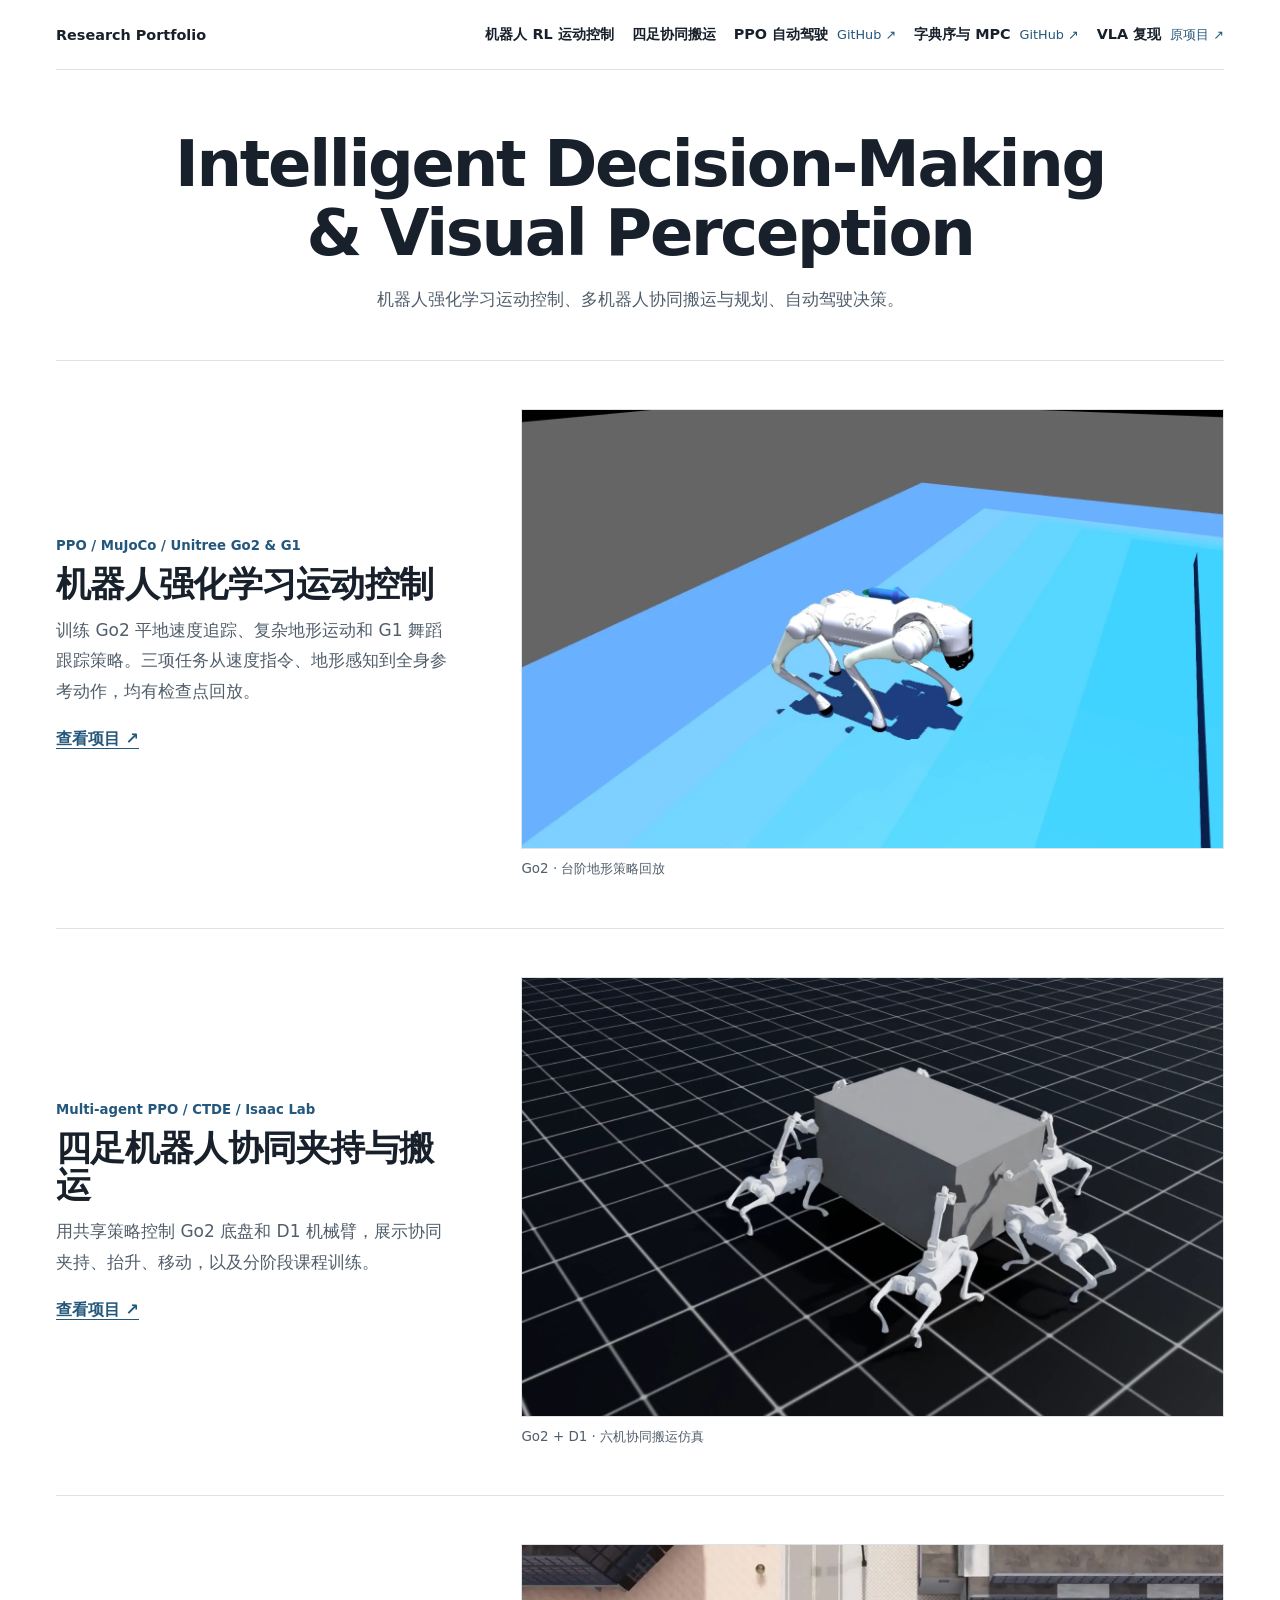
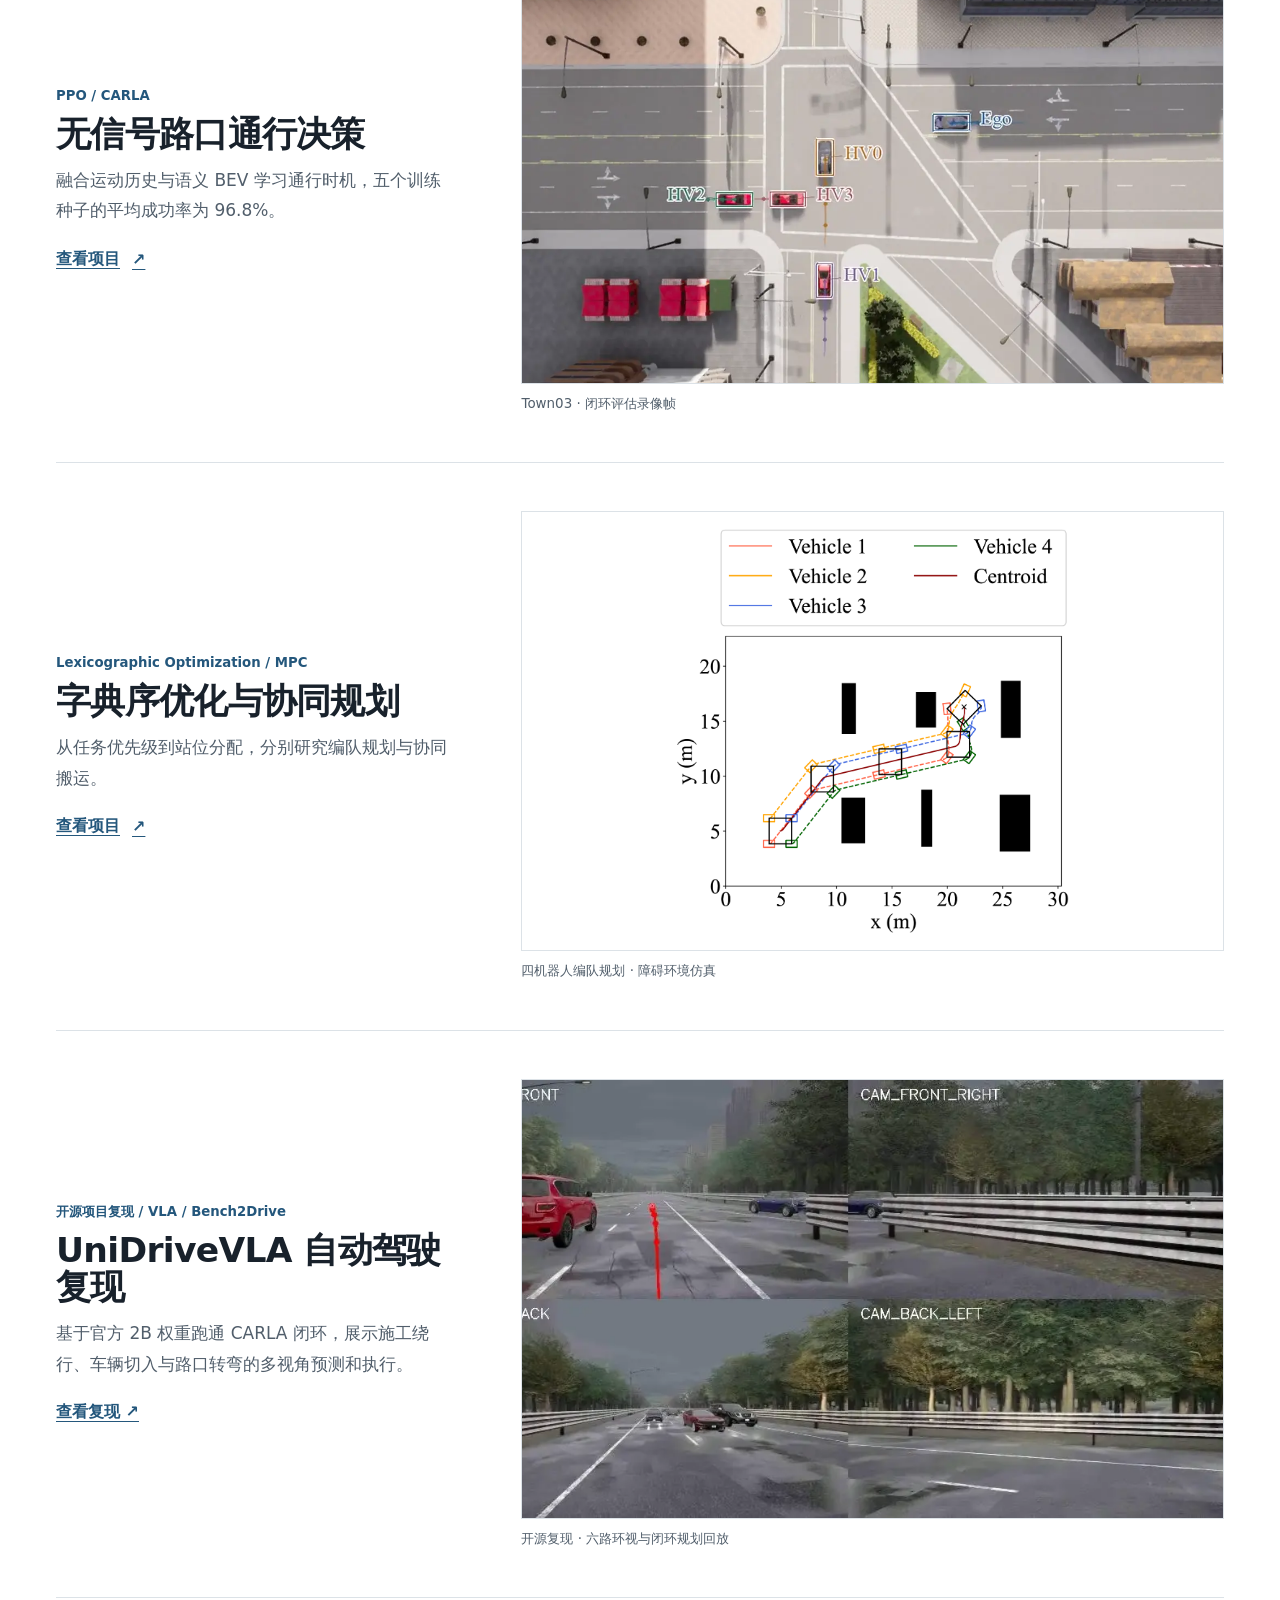
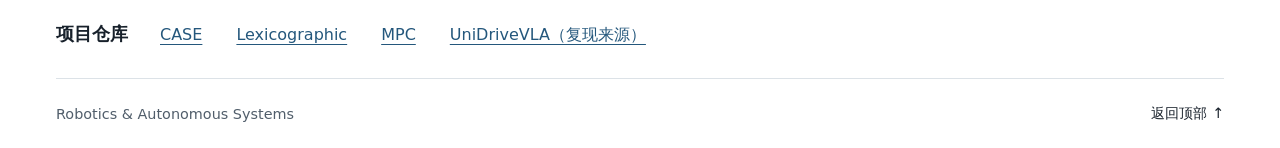
<file: index.html>
<!doctype html>
<html lang="zh-CN"><head><meta charset="utf-8"><meta name="viewport" content="width=device-width, initial-scale=1">
<title>Research Portfolio | Robotics & Autonomous Systems</title><link rel="stylesheet" href="style.css?v=14"><script src="site.js?v=9" defer></script></head>
<body><a class="skip" href="#main">跳到正文</a>
<header class="shell mast"><a class="brand" href="index.html">Research Portfolio</a><nav class="project-nav" aria-label="项目与源码">
<a class="nav-project" href="locomotion.html">机器人 RL 运动控制</a>
<a class="nav-project" href="decplm.html">四足协同搬运</a>
<div><a href="ppo.html">PPO 自动驾驶</a><a href="https://github.com/5bobo/CASE">GitHub ↗</a></div>
<div><a href="robotics.html">字典序与 MPC</a><a href="robotics.html#repositories">GitHub ↗</a></div>
<div><a href="vla.html">VLA 复现</a><a href="https://github.com/xiaomi-research/unidrivevla">原项目 ↗</a></div></nav></header><main class="shell" id="main"><section class="intro"><h1><span class="intro-line">Intelligent <span>Decision-Making</span></span><span class="intro-line">&amp; Visual Perception</span></h1>
<p>机器人强化学习运动控制、多机器人协同搬运与规划、自动驾驶决策。</p></section>
<section id="research" aria-label="Selected Research"><article class="entry">
<div class="entry-copy"><p class="method">PPO / MuJoCo / Unitree Go2 &amp; G1</p><h2><a href="locomotion.html">机器人强化学习运动控制</a></h2><p>训练 Go2 平地速度追踪、复杂地形运动和 G1 舞蹈跟踪策略。三项任务从速度指令、地形感知到全身参考动作，均有检查点回放。</p><a class="project-link" href="locomotion.html">查看项目 ↗</a></div>
<figure class="scene-preview"><a href="locomotion.html#rough"><img width="1600" height="900" src="assets/locomotion/rough.webp?v=13" alt="Go2 训练策略在 MuJoCo 台阶地形中的回放" fetchpriority="high"></a><figcaption>Go2 · 台阶地形策略回放</figcaption></figure>
</article><article class="entry">
<div class="entry-copy"><p class="method">Multi-agent PPO / CTDE / Isaac Lab</p><h2><a href="decplm.html">四足机器人协同夹持与搬运</a></h2><p>用共享策略控制 Go2 底盘和 D1 机械臂，展示协同夹持、抬升、移动，以及分阶段课程训练。</p><a class="project-link" href="decplm.html">查看项目 ↗</a></div>
<figure class="scene-preview"><a href="decplm.html#replays"><img width="1600" height="900" src="assets/decplm/box-6.webp" alt="六台 Go2 + D1 从不同方向合力抬着长箱" loading="lazy"></a><figcaption>Go2 + D1 · 六机协同搬运仿真</figcaption></figure>
</article><article class="entry">
<div class="entry-copy"><p class="method">PPO / CARLA</p><h2><a href="ppo.html">无信号路口通行决策</a></h2><p>融合运动历史与语义 BEV 学习通行时机，五个训练种子的平均成功率为 96.8%。</p>
<a class="project-link" href="ppo.html" aria-label="查看项目：无信号路口通行决策">查看项目 <span aria-hidden="true">↗</span></a></div>
<figure class="scene-preview"><a href="ppo.html" aria-label="查看项目：无信号路口通行决策"><img width="1280" height="886" src="assets/case/crossing.webp" alt="CARLA 路口中自车与周围车辆的位置" loading="lazy"></a><figcaption>Town03 · 闭环评估录像帧</figcaption></figure>
</article><article class="entry">
<div class="entry-copy"><p class="method">Lexicographic Optimization / MPC</p><h2><a href="robotics.html">字典序优化与协同规划</a></h2><p>从任务优先级到站位分配，分别研究编队规划与协同搬运。</p>
<a class="project-link" href="robotics.html" aria-label="查看项目：多机器人协同规划">查看项目 <span aria-hidden="true">↗</span></a></div>
<figure><a href="robotics.html" aria-label="查看项目：多机器人协同规划"><img width="4458" height="4592" src="assets/lex/static-trajectory.png" alt="四机器人编队通过障碍区域的历史轨迹"></a><figcaption>四机器人编队规划 · 障碍环境仿真</figcaption></figure>
</article><article class="entry"><div class="entry-copy"><p class="method">开源项目复现 / VLA / Bench2Drive</p><h2><a href="vla.html">UniDriveVLA 自动驾驶复现</a></h2><p>基于官方 2B 权重跑通 CARLA 闭环，展示施工绕行、车辆切入与路口转弯的多视角预测和执行。</p><a class="project-link" href="vla.html">查看复现 ↗</a></div><figure class="scene-preview"><a href="vla.html"><img src="assets/vla/cut-in.webp" width="1980" height="540" alt="UniDriveVLA 复现中的六路环视与右侧 BEV" loading="lazy"></a><figcaption>开源复现 · 六路环视与闭环规划回放</figcaption></figure></article></section><section id="about" class="about"><h2>项目仓库</h2>
<nav aria-label="代码仓库"><a href="https://github.com/5bobo/CASE">CASE</a><a href="https://github.com/5bobo/Lexicographic">Lexicographic</a><a href="https://github.com/5bobo/MPC">MPC</a><a href="https://github.com/xiaomi-research/unidrivevla">UniDriveVLA（复现来源）</a></nav></section></main>
<footer class="shell mast"><span>Robotics &amp; Autonomous Systems</span><a href="#main">返回顶部 ↑</a></footer>
<dialog aria-label="科研图放大查看"><form method="dialog"><button>关闭图像 ×</button></form><img alt=""><p></p></dialog>
</body></html>
</file>
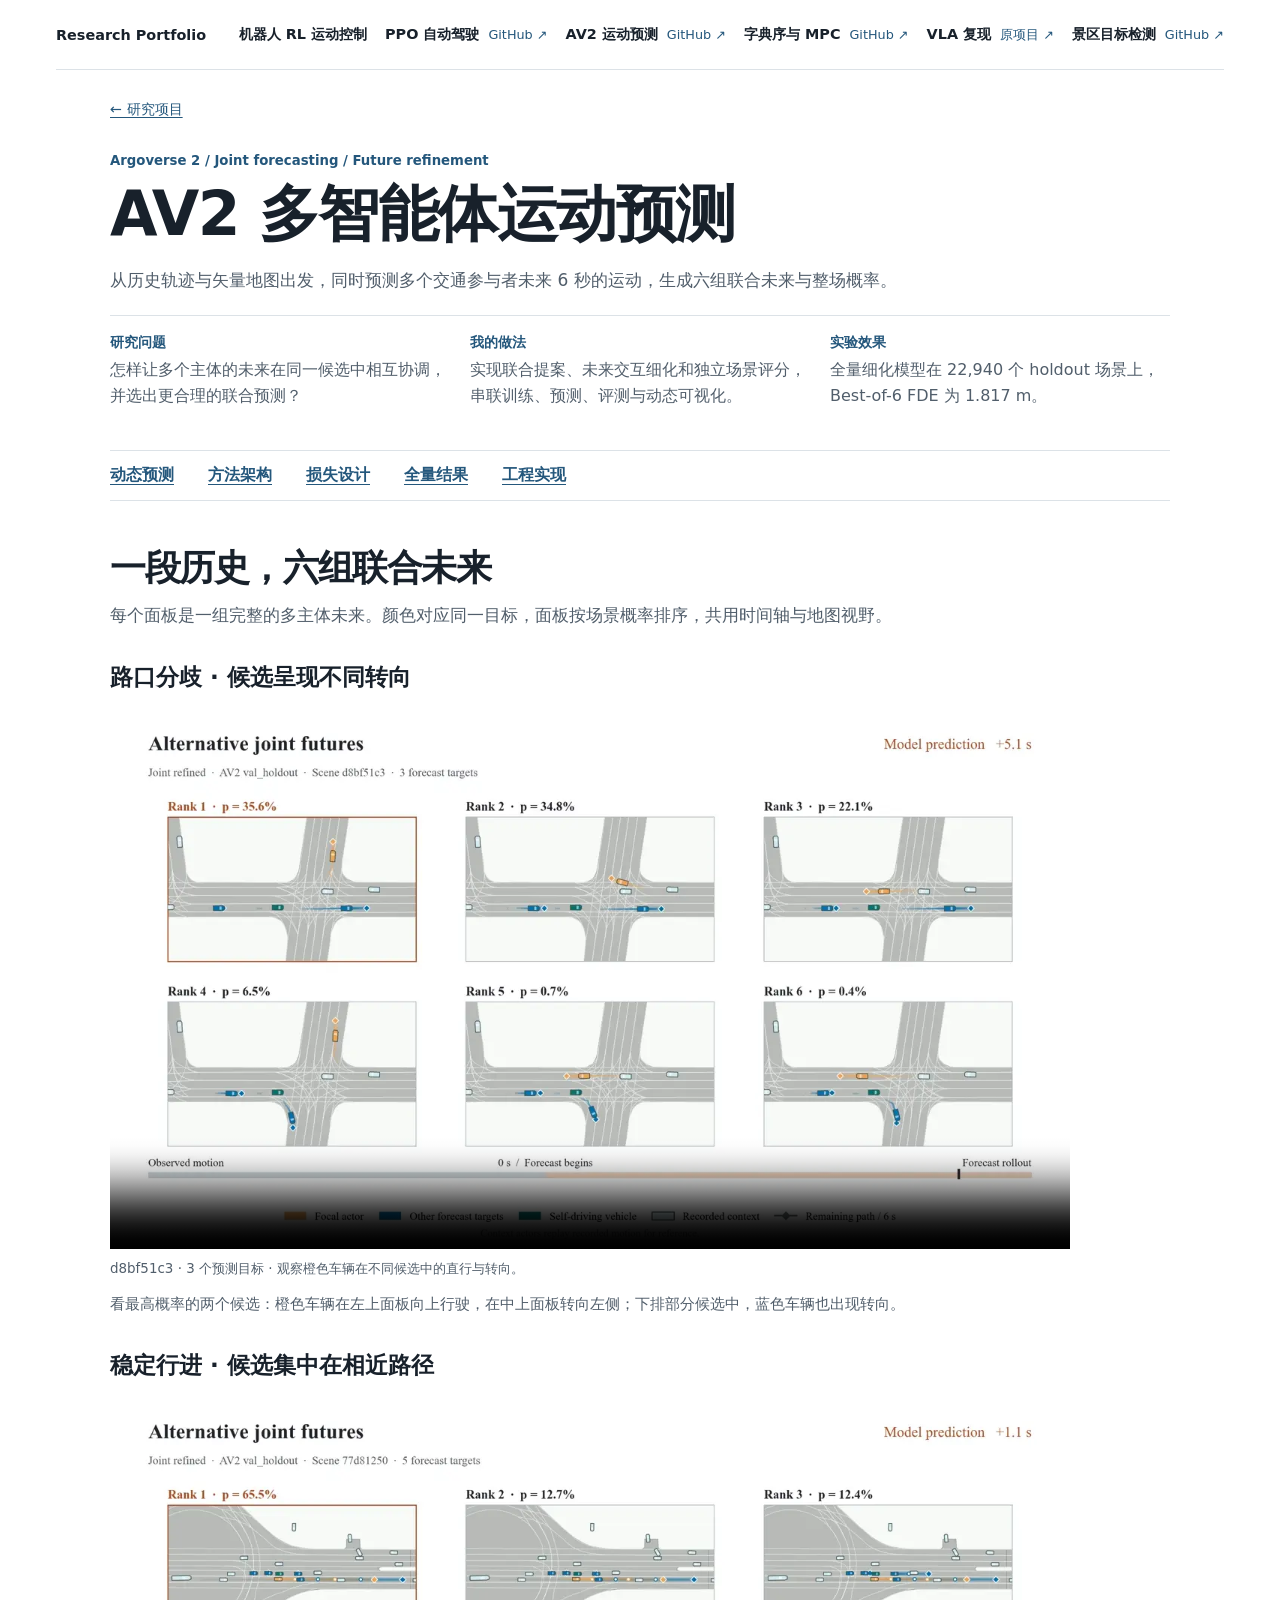
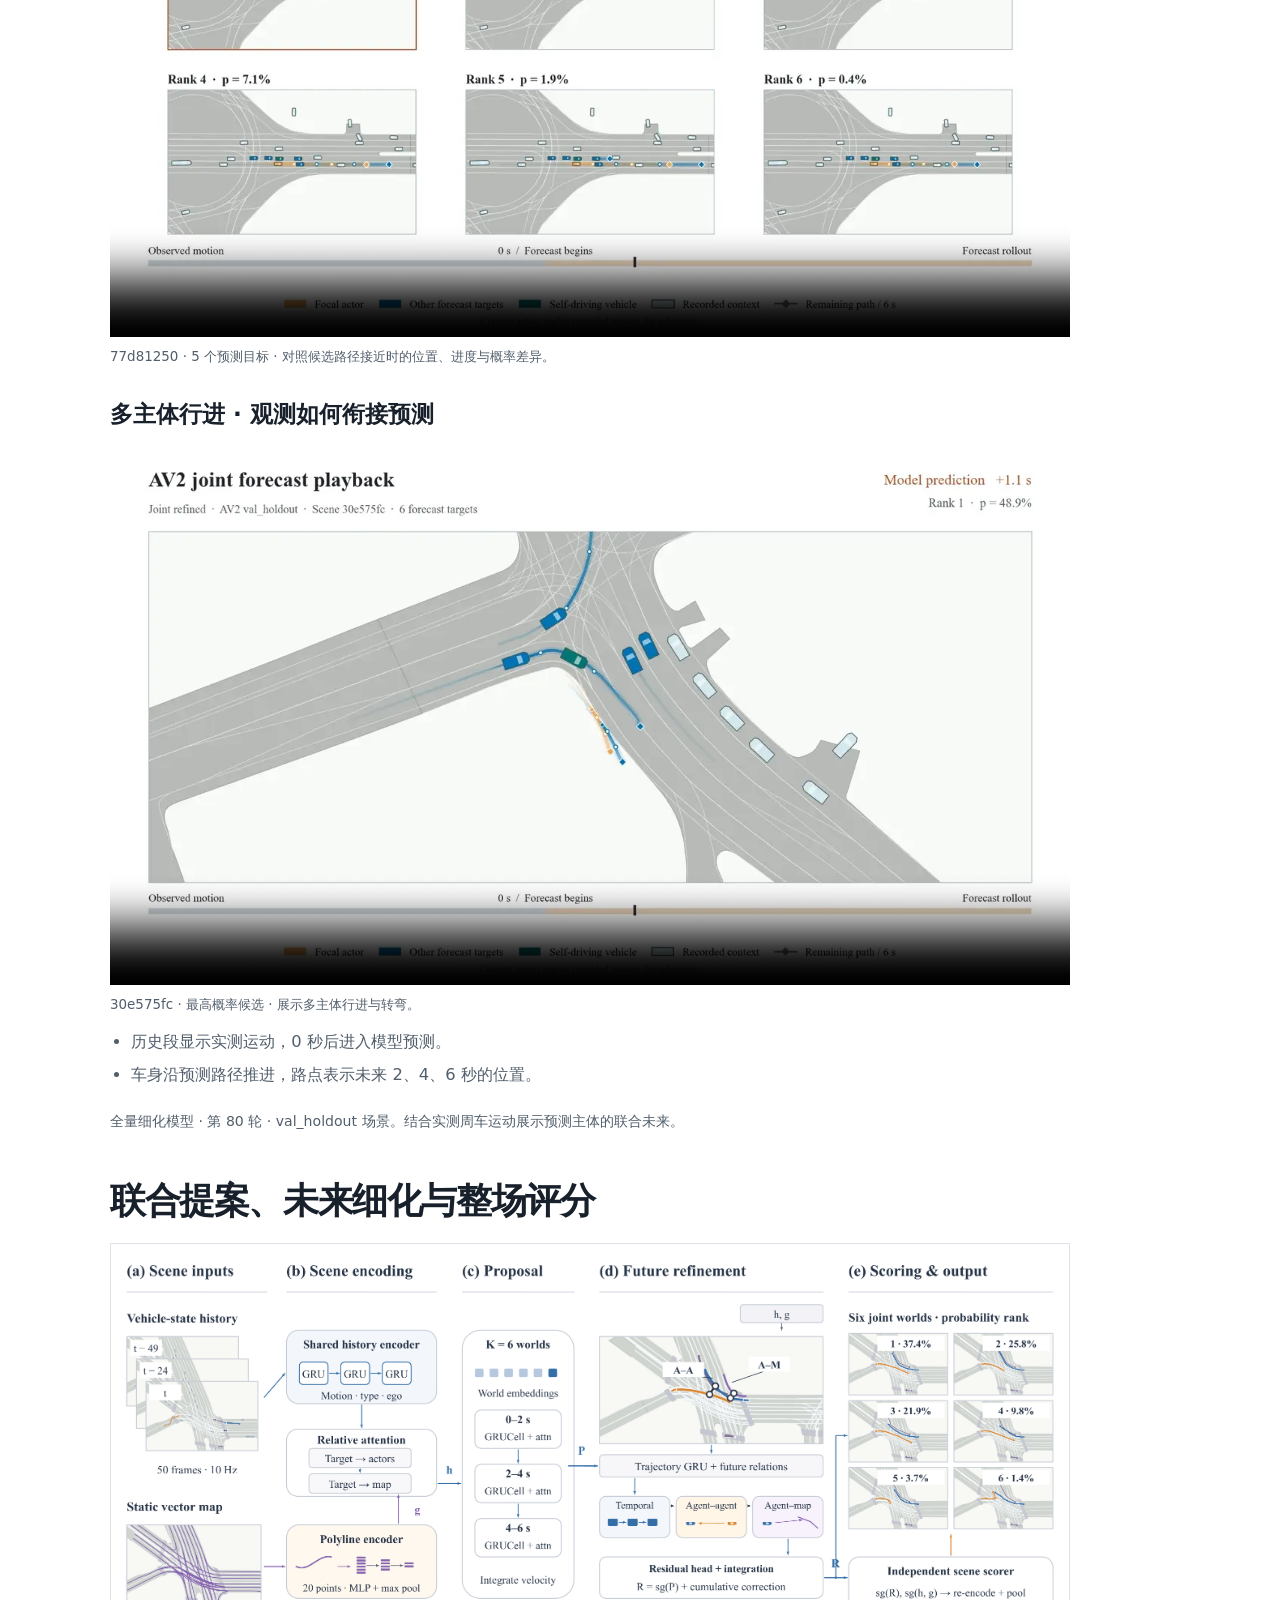
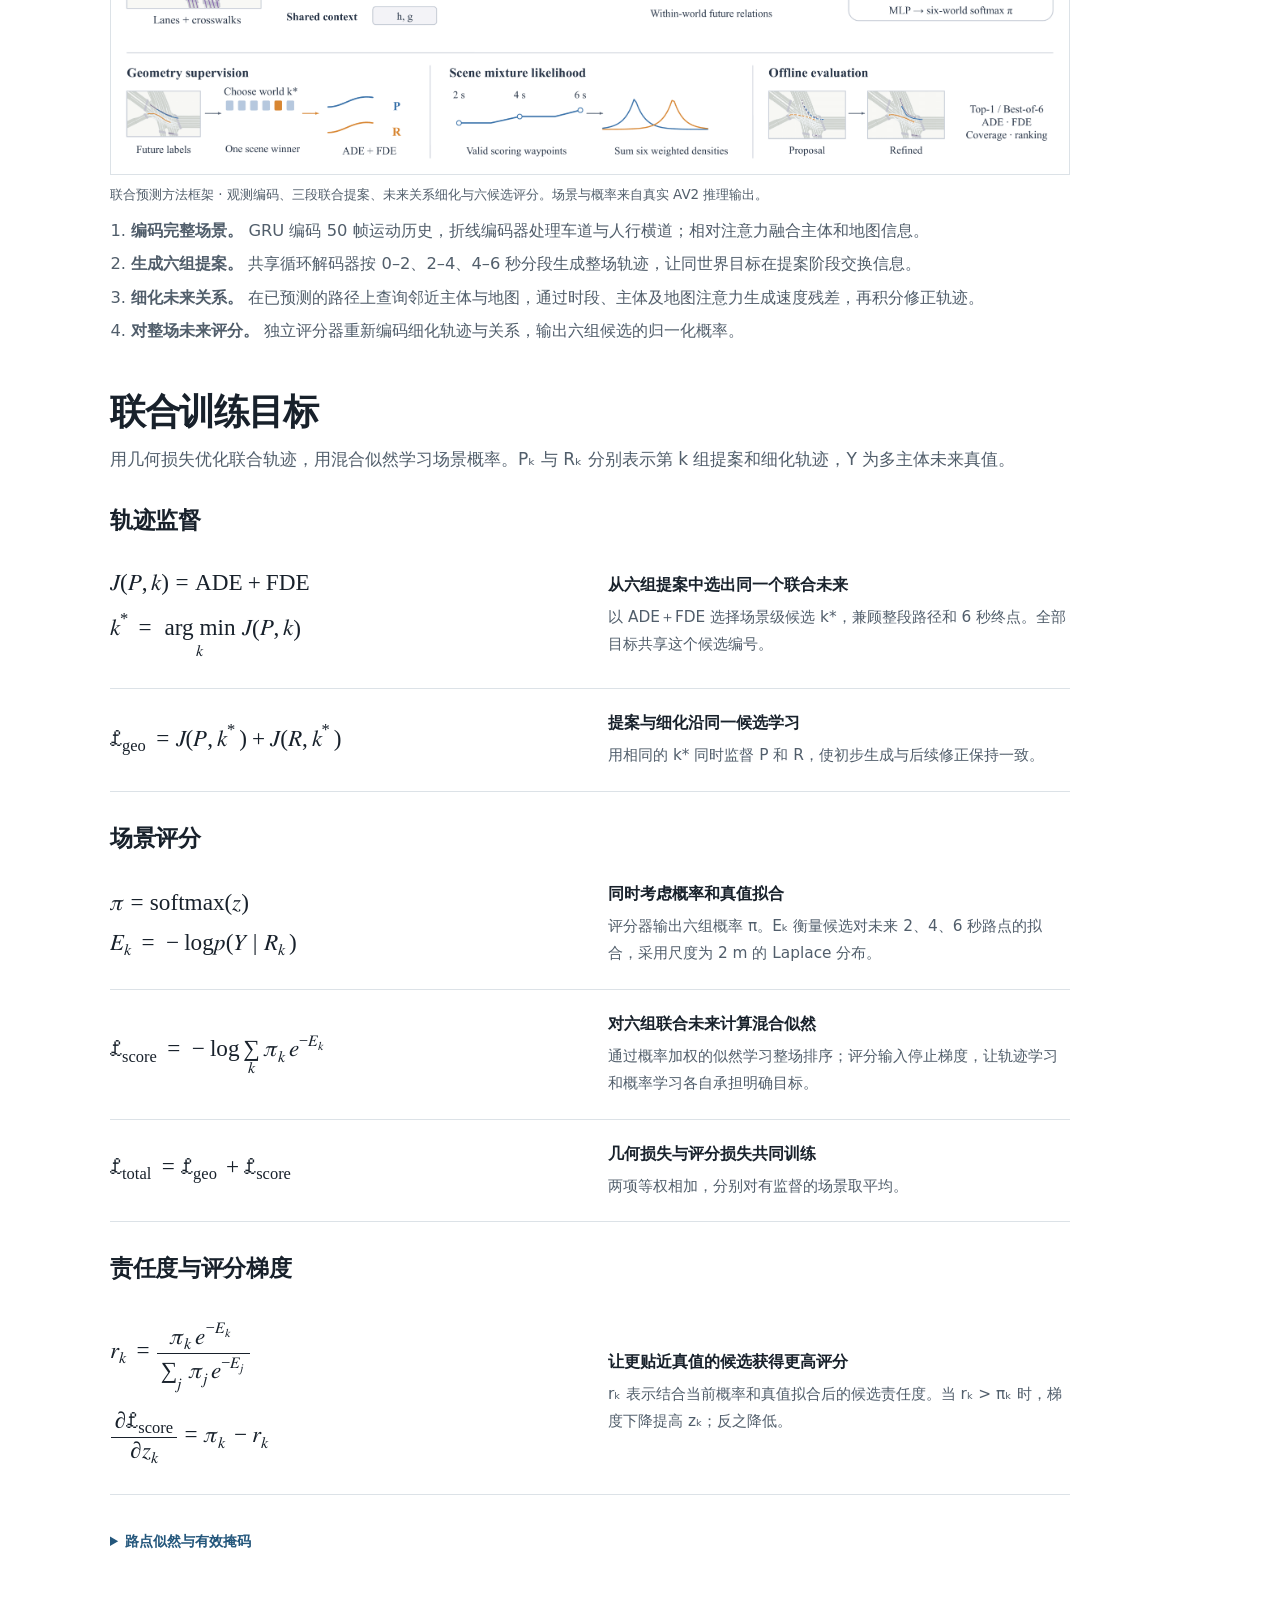
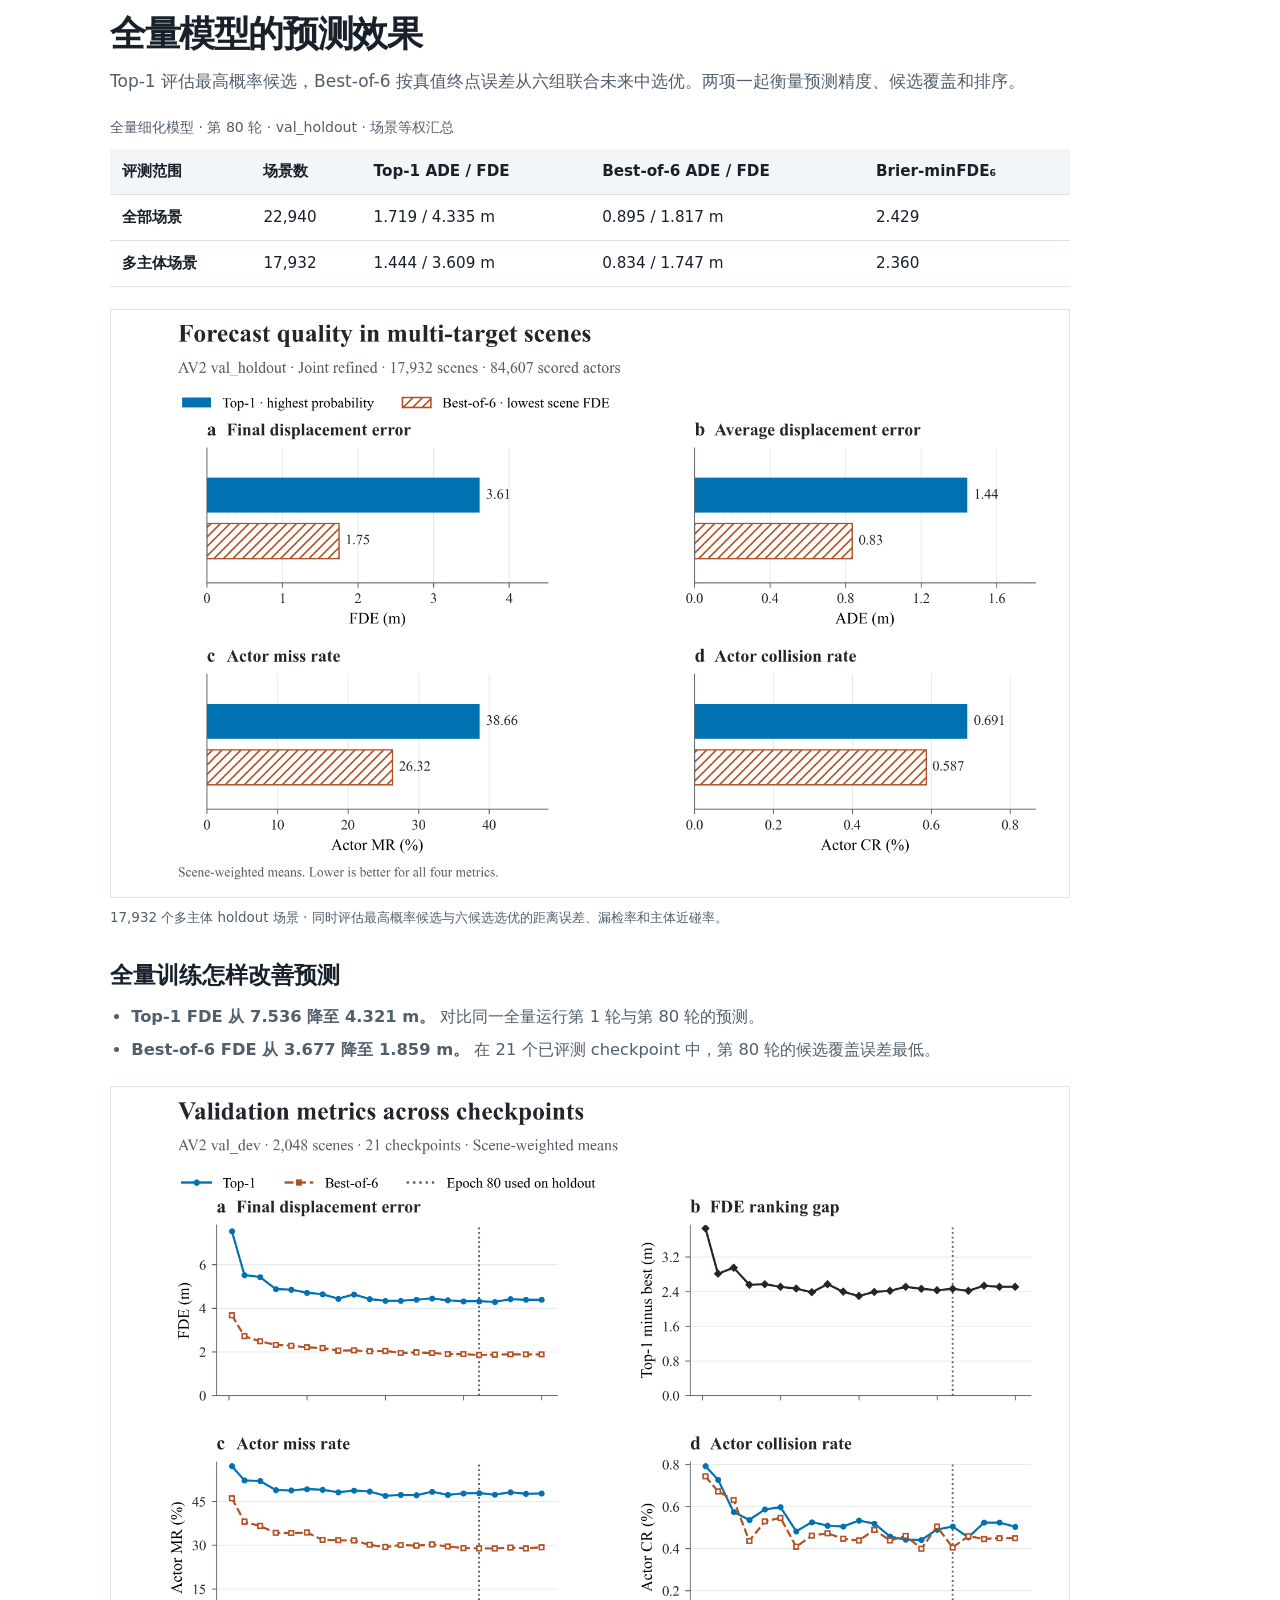
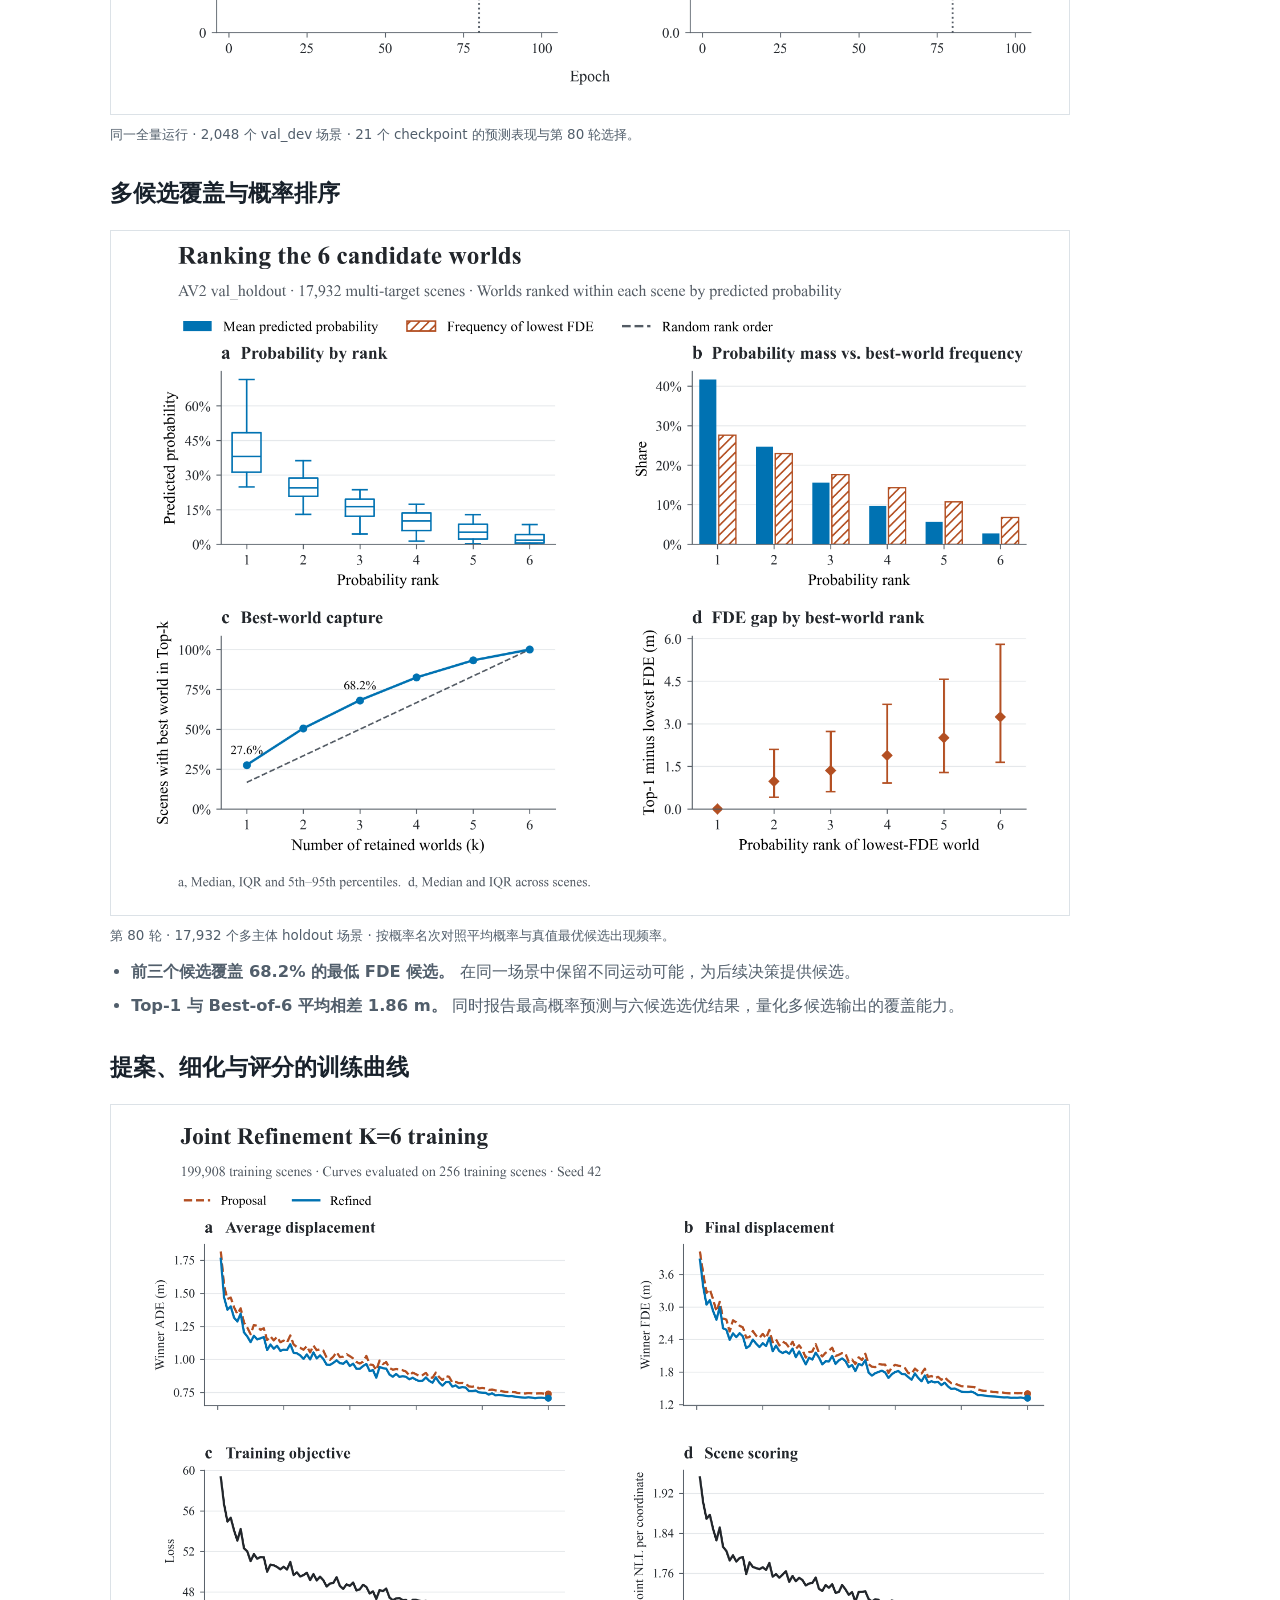
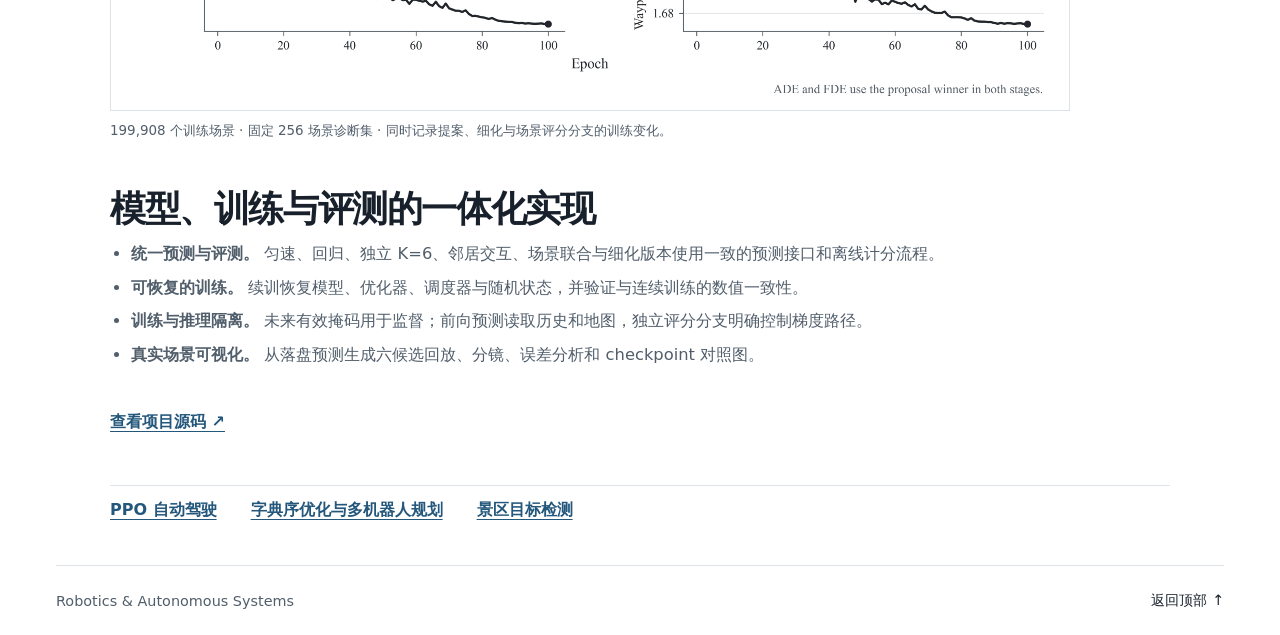
<file: av2.html>
<!doctype html>
<html lang="zh-CN"><head><meta charset="utf-8"><meta name="viewport" content="width=device-width, initial-scale=1">
<title>AV2 多智能体运动预测 | Research Portfolio</title><link rel="stylesheet" href="style.css?v=11"><script src="site.js?v=9" defer></script></head>
<body><a class="skip" href="#main">跳到正文</a>
<header class="shell mast"><a class="brand" href="index.html">Research Portfolio</a><nav class="project-nav" aria-label="项目与源码">
<a class="nav-project" href="locomotion.html">机器人 RL 运动控制</a>
<div><a href="ppo.html">PPO 自动驾驶</a><a href="https://github.com/5bobo/CASE">GitHub ↗</a></div>
<div><a href="av2.html">AV2 运动预测</a><a href="https://github.com/5bobo/World-Model-AV2">GitHub ↗</a></div>
<div><a href="robotics.html">字典序与 MPC</a><a href="robotics.html#repositories">GitHub ↗</a></div>
<div><a href="vla.html">VLA 复现</a><a href="https://github.com/xiaomi-research/unidrivevla">原项目 ↗</a></div>
<div><a href="detection.html">景区目标检测</a><a href="https://github.com/5bobo/Scenic-danger-zone-recognition">GitHub ↗</a></div></nav></header><main class="shell" id="main"><a class="back" href="index.html#research">← 研究项目</a><article class="study" id="av2">
<header><p class="method">Argoverse 2 / Joint forecasting / Future refinement</p><h1>AV2 多智能体运动预测</h1><p>从历史轨迹与矢量地图出发，同时预测多个交通参与者未来 6 秒的运动，生成六组联合未来与整场概率。</p></header>
<dl class="talk-track"><div><dt>研究问题</dt><dd>怎样让多个主体的未来在同一候选中相互协调，并选出更合理的联合预测？</dd></div><div><dt>我的做法</dt><dd>实现联合提案、未来交互细化和独立场景评分，串联训练、预测、评测与动态可视化。</dd></div><div><dt>实验效果</dt><dd>全量细化模型在 22,940 个 holdout 场景上，Best-of-6 FDE 为 1.817 m。</dd></div></dl>
<nav class="chapter" aria-label="项目目录"><a href="#demos">动态预测</a><a href="#method">方法架构</a><a href="#objective">损失设计</a><a href="#results">全量结果</a><a href="#engineering">工程实现</a></nav>
<h2 id="demos">一段历史，六组联合未来</h2>
<p>每个面板是一组完整的多主体未来。颜色对应同一目标，面板按场景概率排序，共用时间轴与地图视野。</p>
<h3>路口分歧 · 候选呈现不同转向</h3>
<figure class="forecast-video"><video width="2560" height="1440" controls playsinline preload="none" poster="assets/av2/alternate-futures.webp" src="assets/av2/alternate-futures.mp4" aria-label="d8bf51c3 · 3 个预测目标 · 观察橙色车辆在不同候选中的直行与转向。"></video><figcaption>d8bf51c3 · 3 个预测目标 · 观察橙色车辆在不同候选中的直行与转向。</figcaption></figure>
<p class="media-reading">看最高概率的两个候选：橙色车辆在左上面板向上行驶，在中上面板转向左侧；下排部分候选中，蓝色车辆也出现转向。</p>
<h3>稳定行进 · 候选集中在相近路径</h3>
<figure class="forecast-video"><video width="2560" height="1440" controls playsinline preload="none" poster="assets/av2/six-futures.webp" src="assets/av2/six-futures.mp4" aria-label="77d81250 · 5 个预测目标 · 对照候选路径接近时的位置、进度与概率差异。"></video><figcaption>77d81250 · 5 个预测目标 · 对照候选路径接近时的位置、进度与概率差异。</figcaption></figure>
<h3>多主体行进 · 观测如何衔接预测</h3>
<figure class="forecast-video"><video width="2560" height="1440" controls playsinline preload="none" poster="assets/av2/intersection.webp" src="assets/av2/intersection.mp4" aria-label="30e575fc · 最高概率候选 · 展示多主体行进与转弯。"></video><figcaption>30e575fc · 最高概率候选 · 展示多主体行进与转弯。</figcaption></figure>
<ul class="notes"><li>历史段显示实测运动，0 秒后进入模型预测。</li><li>车身沿预测路径推进，路点表示未来 2、4、6 秒的位置。</li></ul>
<p class="experiment-note">全量细化模型 · 第 80 轮 · val_holdout 场景。结合实测周车运动展示预测主体的联合未来。</p>
<h2 id="method">联合提案、未来细化与整场评分</h2>
<figure data-zoom-image="av2/framework.png"><a href="assets/av2/framework.png" aria-label="放大查看：联合预测方法框架 · 观测编码、三段联合提案、未来关系细化与六候选评分。场景与概率来自真实 AV2 推理输出。"><img src="assets/av2/framework.png" width="4725" height="2614" alt="联合预测方法框架 · 观测编码、三段联合提案、未来关系细化与六候选评分。场景与概率来自真实 AV2 推理输出。" decoding="async"></a><figcaption>联合预测方法框架 · 观测编码、三段联合提案、未来关系细化与六候选评分。场景与概率来自真实 AV2 推理输出。</figcaption></figure>
<ol class="notes"><li><strong>编码完整场景。</strong> GRU 编码 50 帧运动历史，折线编码器处理车道与人行横道；相对注意力融合主体和地图信息。</li>
<li><strong>生成六组提案。</strong> 共享循环解码器按 0–2、2–4、4–6 秒分段生成整场轨迹，让同世界目标在提案阶段交换信息。</li>
<li><strong>细化未来关系。</strong> 在已预测的路径上查询邻近主体与地图，通过时段、主体及地图注意力生成速度残差，再积分修正轨迹。</li>
<li><strong>对整场未来评分。</strong> 独立评分器重新编码细化轨迹与关系，输出六组候选的归一化概率。</li></ol>

<h2 id="objective">联合训练目标</h2>
<p>用几何损失优化联合轨迹，用混合似然学习场景概率。Pₖ 与 Rₖ 分别表示第 k 组提案和细化轨迹，Y 为多主体未来真值。</p>
<section class="objective" aria-label="几何损失与场景评分公式">
<h3>轨迹监督</h3>
<div class="objective-row"><div class="objective-math"><div class="loss-equation"><math xmlns="http://www.w3.org/1998/Math/MathML" display="block" aria-label="J(P,k) = ADE + FDE"><mi>J</mi><mo>(</mo><mi>P</mi><mo>,</mo><mi>k</mi><mo>)</mo><mo>=</mo><mi>ADE</mi><mo>+</mo><mi>FDE</mi></math></div><div class="loss-equation"><math xmlns="http://www.w3.org/1998/Math/MathML" display="block" aria-label="k star = arg min over k of J(P,k)"><msup><mi>k</mi><mrow><mo>*</mo></mrow></msup><mo>=</mo><munder><mo>arg min</mo><mi>k</mi></munder><mi>J</mi><mo>(</mo><mi>P</mi><mo>,</mo><mi>k</mi><mo>)</mo></math></div></div><div class="objective-caption"><h4>从六组提案中选出同一个联合未来</h4><p>以 ADE＋FDE 选择场景级候选 k*，兼顾整段路径和 6 秒终点。全部目标共享这个候选编号。</p></div></div>
<div class="objective-row"><div class="objective-math"><div class="loss-equation"><math xmlns="http://www.w3.org/1998/Math/MathML" display="block" aria-label="L geo = J(P,k star) + J(R,k star)"><msub><mi>ℒ</mi><mrow><mtext>geo</mtext></mrow></msub><mo>=</mo><mi>J</mi><mo>(</mo><mi>P</mi><mo>,</mo><msup><mi>k</mi><mrow><mo>*</mo></mrow></msup><mo>)</mo><mo>+</mo><mi>J</mi><mo>(</mo><mi>R</mi><mo>,</mo><msup><mi>k</mi><mrow><mo>*</mo></mrow></msup><mo>)</mo></math></div></div><div class="objective-caption"><h4>提案与细化沿同一候选学习</h4><p>用相同的 k* 同时监督 P 和 R，使初步生成与后续修正保持一致。</p></div></div>

<h3>场景评分</h3>
<div class="objective-row"><div class="objective-math"><div class="loss-equation"><math xmlns="http://www.w3.org/1998/Math/MathML" display="block" aria-label="pi = softmax(z)"><mi>π</mi><mo>=</mo><mtext>softmax</mtext><mo>(</mo><mi>z</mi><mo>)</mo></math></div><div class="loss-equation"><math xmlns="http://www.w3.org/1998/Math/MathML" display="block" aria-label="E k = negative log p(Y given R k)"><msub><mi>E</mi><mrow><mi>k</mi></mrow></msub><mo>=</mo><mo>−</mo><mi>log</mi><mi>p</mi><mo>(</mo><mi>Y</mi><mo>|</mo><msub><mi>R</mi><mrow><mi>k</mi></mrow></msub><mo>)</mo></math></div></div><div class="objective-caption"><h4>同时考虑概率和真值拟合</h4><p>评分器输出六组概率 π。Eₖ 衡量候选对未来 2、4、6 秒路点的拟合，采用尺度为 2 m 的 Laplace 分布。</p></div></div>
<div class="objective-row"><div class="objective-math"><div class="loss-equation"><math xmlns="http://www.w3.org/1998/Math/MathML" display="block" aria-label="L score = negative log sum over k of pi k times exp negative E k"><msub><mi>ℒ</mi><mrow><mtext>score</mtext></mrow></msub><mo>=</mo><mo>−</mo><mi>log</mi><mrow><munder><mo>∑</mo><mi>k</mi></munder><msub><mi>π</mi><mrow><mi>k</mi></mrow></msub><msup><mi>e</mi><mrow><mo>−</mo><msub><mi>E</mi><mrow><mi>k</mi></mrow></msub></mrow></msup></mrow></math></div></div><div class="objective-caption"><h4>对六组联合未来计算混合似然</h4><p>通过概率加权的似然学习整场排序；评分输入停止梯度，让轨迹学习和概率学习各自承担明确目标。</p></div></div>
<div class="objective-row"><div class="objective-math"><div class="loss-equation"><math xmlns="http://www.w3.org/1998/Math/MathML" display="block" aria-label="L total = L geo + L score"><msub><mi>ℒ</mi><mrow><mtext>total</mtext></mrow></msub><mo>=</mo><msub><mi>ℒ</mi><mrow><mtext>geo</mtext></mrow></msub><mo>+</mo><msub><mi>ℒ</mi><mrow><mtext>score</mtext></mrow></msub></math></div></div><div class="objective-caption"><h4>几何损失与评分损失共同训练</h4><p>两项等权相加，分别对有监督的场景取平均。</p></div></div>

<h3>责任度与评分梯度</h3>
<div class="objective-row"><div class="objective-math"><div class="loss-equation"><math xmlns="http://www.w3.org/1998/Math/MathML" display="block" aria-label="r k = pi k exp negative E k divided by sum over j pi j exp negative E j"><msub><mi>r</mi><mrow><mi>k</mi></mrow></msub><mo>=</mo><mfrac><mrow><msub><mi>π</mi><mrow><mi>k</mi></mrow></msub><msup><mi>e</mi><mrow><mo>−</mo><msub><mi>E</mi><mrow><mi>k</mi></mrow></msub></mrow></msup></mrow><mrow><munder><mo>∑</mo><mi>j</mi></munder><msub><mi>π</mi><mrow><mi>j</mi></mrow></msub><msup><mi>e</mi><mrow><mo>−</mo><msub><mi>E</mi><mrow><mi>j</mi></mrow></msub></mrow></msup></mrow></mfrac></math></div><div class="loss-equation"><math xmlns="http://www.w3.org/1998/Math/MathML" display="block" aria-label="partial L score over partial z k = pi k minus r k"><mfrac><mrow><mo>∂</mo><msub><mi>ℒ</mi><mrow><mtext>score</mtext></mrow></msub></mrow><mrow><mo>∂</mo><msub><mi>z</mi><mrow><mi>k</mi></mrow></msub></mrow></mfrac><mo>=</mo><msub><mi>π</mi><mrow><mi>k</mi></mrow></msub><mo>−</mo><msub><mi>r</mi><mrow><mi>k</mi></mrow></msub></math></div></div><div class="objective-caption"><h4>让更贴近真值的候选获得更高评分</h4><p>rₖ 表示结合当前概率和真值拟合后的候选责任度。当 rₖ &gt; πₖ 时，梯度下降提高 zₖ；反之降低。</p></div></div>

<details class="objective-details"><summary>路点似然与有效掩码</summary>
<div class="objective-math"><div class="loss-equation"><math xmlns="http://www.w3.org/1998/Math/MathML" display="block" aria-label="E k sums valid waypoint coordinates: absolute error divided by 2 plus log 4"><msub><mi>E</mi><mrow><mi>k</mi></mrow></msub><mo>=</mo><munder><mo>∑</mo><mrow><mo>(</mo><mi>i</mi><mo>,</mo><mi>t</mi><mo>,</mo><mi>c</mi><mo>)</mo><mo>∈</mo><mi>Ω</mi></mrow></munder><mo>[</mo><mfrac><mrow><mo>|</mo><msub><mi>Y</mi><mrow><mi>itc</mi></mrow></msub><mo>−</mo><msub><mi>R</mi><mrow><mi>kitc</mi></mrow></msub><mo>|</mo></mrow><mrow><mn>2</mn></mrow></mfrac><mo>+</mo><mi>log</mi><mn>4</mn><mo>]</mo></math></div></div><ul><li>Ω 包含有效目标在 2、4、6 秒的有效坐标，c ∈ {x, y}；log 4 来自 Laplace 分布的归一化项。</li><li>ADE 先对每个目标的有效帧取平均，再对目标取平均；FDE 对第 60 帧有效的目标取平均。</li><li>评分能量使用停止梯度的细化轨迹；上式的评分梯度按单场景表示。</li></ul></details>
</section>
<h2 id="results">全量模型的预测效果</h2>
<p>Top-1 评估最高概率候选，Best-of-6 按真值终点误差从六组联合未来中选优。两项一起衡量预测精度、候选覆盖和排序。</p>
<div class="table-scroll"><table><caption>全量细化模型 · 第 80 轮 · val_holdout · 场景等权汇总</caption><thead><tr><th scope="col">评测范围</th><th scope="col">场景数</th><th scope="col">Top-1 ADE / FDE</th><th scope="col">Best-of-6 ADE / FDE</th><th scope="col">Brier-minFDE₆</th></tr></thead><tbody>
<tr><th scope="row">全部场景</th><td>22,940</td><td>1.719 / 4.335 m</td><td>0.895 / 1.817 m</td><td>2.429</td></tr>
<tr><th scope="row">多主体场景</th><td>17,932</td><td>1.444 / 3.609 m</td><td>0.834 / 1.747 m</td><td>2.360</td></tr>
</tbody></table></div>
<figure data-zoom-image="av2/holdout-metrics.png"><a href="assets/av2/holdout-metrics.png" aria-label="放大查看：17,932 个多主体 holdout 场景 · 同时评估最高概率候选与六候选选优的距离误差、漏检率和主体近碰率。"><img src="assets/av2/holdout-metrics.png" width="3360" height="2060" alt="17,932 个多主体 holdout 场景 · 同时评估最高概率候选与六候选选优的距离误差、漏检率和主体近碰率。" decoding="async"></a><figcaption>17,932 个多主体 holdout 场景 · 同时评估最高概率候选与六候选选优的距离误差、漏检率和主体近碰率。</figcaption></figure>
<h3>全量训练怎样改善预测</h3>
<ul class="notes"><li><strong>Top-1 FDE 从 7.536 降至 4.321 m。</strong> 对比同一全量运行第 1 轮与第 80 轮的预测。</li><li><strong>Best-of-6 FDE 从 3.677 降至 1.859 m。</strong> 在 21 个已评测 checkpoint 中，第 80 轮的候选覆盖误差最低。</li></ul>
<figure data-zoom-image="av2/checkpoints.png"><a href="assets/av2/checkpoints.png" aria-label="放大查看：同一全量运行 · 2,048 个 val_dev 场景 · 21 个 checkpoint 的预测表现与第 80 轮选择。"><img src="assets/av2/checkpoints.png" width="3360" height="2200" alt="同一全量运行 · 2,048 个 val_dev 场景 · 21 个 checkpoint 的预测表现与第 80 轮选择。" decoding="async"></a><figcaption>同一全量运行 · 2,048 个 val_dev 场景 · 21 个 checkpoint 的预测表现与第 80 轮选择。</figcaption></figure>
<h3>多候选覆盖与概率排序</h3>
<figure data-zoom-image="av2/ranking.png"><a href="assets/av2/ranking.png" aria-label="放大查看：第 80 轮 · 17,932 个多主体 holdout 场景 · 按概率名次对照平均概率与真值最优候选出现频率。"><img src="assets/av2/ranking.png" width="3360" height="2400" alt="第 80 轮 · 17,932 个多主体 holdout 场景 · 按概率名次对照平均概率与真值最优候选出现频率。" decoding="async"></a><figcaption>第 80 轮 · 17,932 个多主体 holdout 场景 · 按概率名次对照平均概率与真值最优候选出现频率。</figcaption></figure>
<ul class="notes"><li><strong>前三个候选覆盖 68.2% 的最低 FDE 候选。</strong> 在同一场景中保留不同运动可能，为后续决策提供候选。</li><li><strong>Top-1 与 Best-of-6 平均相差 1.86 m。</strong> 同时报告最高概率预测与六候选选优结果，量化多候选输出的覆盖能力。</li></ul>
<h3>提案、细化与评分的训练曲线</h3>
<figure data-zoom-image="av2/training.png"><a href="assets/av2/training.png" aria-label="放大查看：199,908 个训练场景 · 固定 256 场景诊断集 · 同时记录提案、细化与场景评分分支的训练变化。"><img src="assets/av2/training.png" width="3640" height="2300" alt="199,908 个训练场景 · 固定 256 场景诊断集 · 同时记录提案、细化与场景评分分支的训练变化。" decoding="async"></a><figcaption>199,908 个训练场景 · 固定 256 场景诊断集 · 同时记录提案、细化与场景评分分支的训练变化。</figcaption></figure>
<h2 id="engineering">模型、训练与评测的一体化实现</h2>
<ul class="notes"><li><strong>统一预测与评测。</strong> 匀速、回归、独立 K=6、邻居交互、场景联合与细化版本使用一致的预测接口和离线计分流程。</li><li><strong>可恢复的训练。</strong> 续训恢复模型、优化器、调度器与随机状态，并验证与连续训练的数值一致性。</li><li><strong>训练与推理隔离。</strong> 未来有效掩码用于监督；前向预测读取历史和地图，独立评分分支明确控制梯度路径。</li><li><strong>真实场景可视化。</strong> 从落盘预测生成六候选回放、分镜、误差分析和 checkpoint 对照图。</li></ul>
<a class="project-link" href="https://github.com/5bobo/World-Model-AV2">查看项目源码 ↗</a>
</article><nav class="related" aria-label="其他研究"><a href="ppo.html">PPO 自动驾驶</a><a href="robotics.html#lex">字典序优化与多机器人规划</a><a href="detection.html">景区目标检测</a></nav></main><footer class="shell mast"><span>Robotics &amp; Autonomous Systems</span><a href="#main">返回顶部 ↑</a></footer>
<dialog aria-label="科研图放大查看"><form method="dialog"><button>关闭图像 ×</button></form><img alt=""><p></p></dialog>
</body></html>
</file>
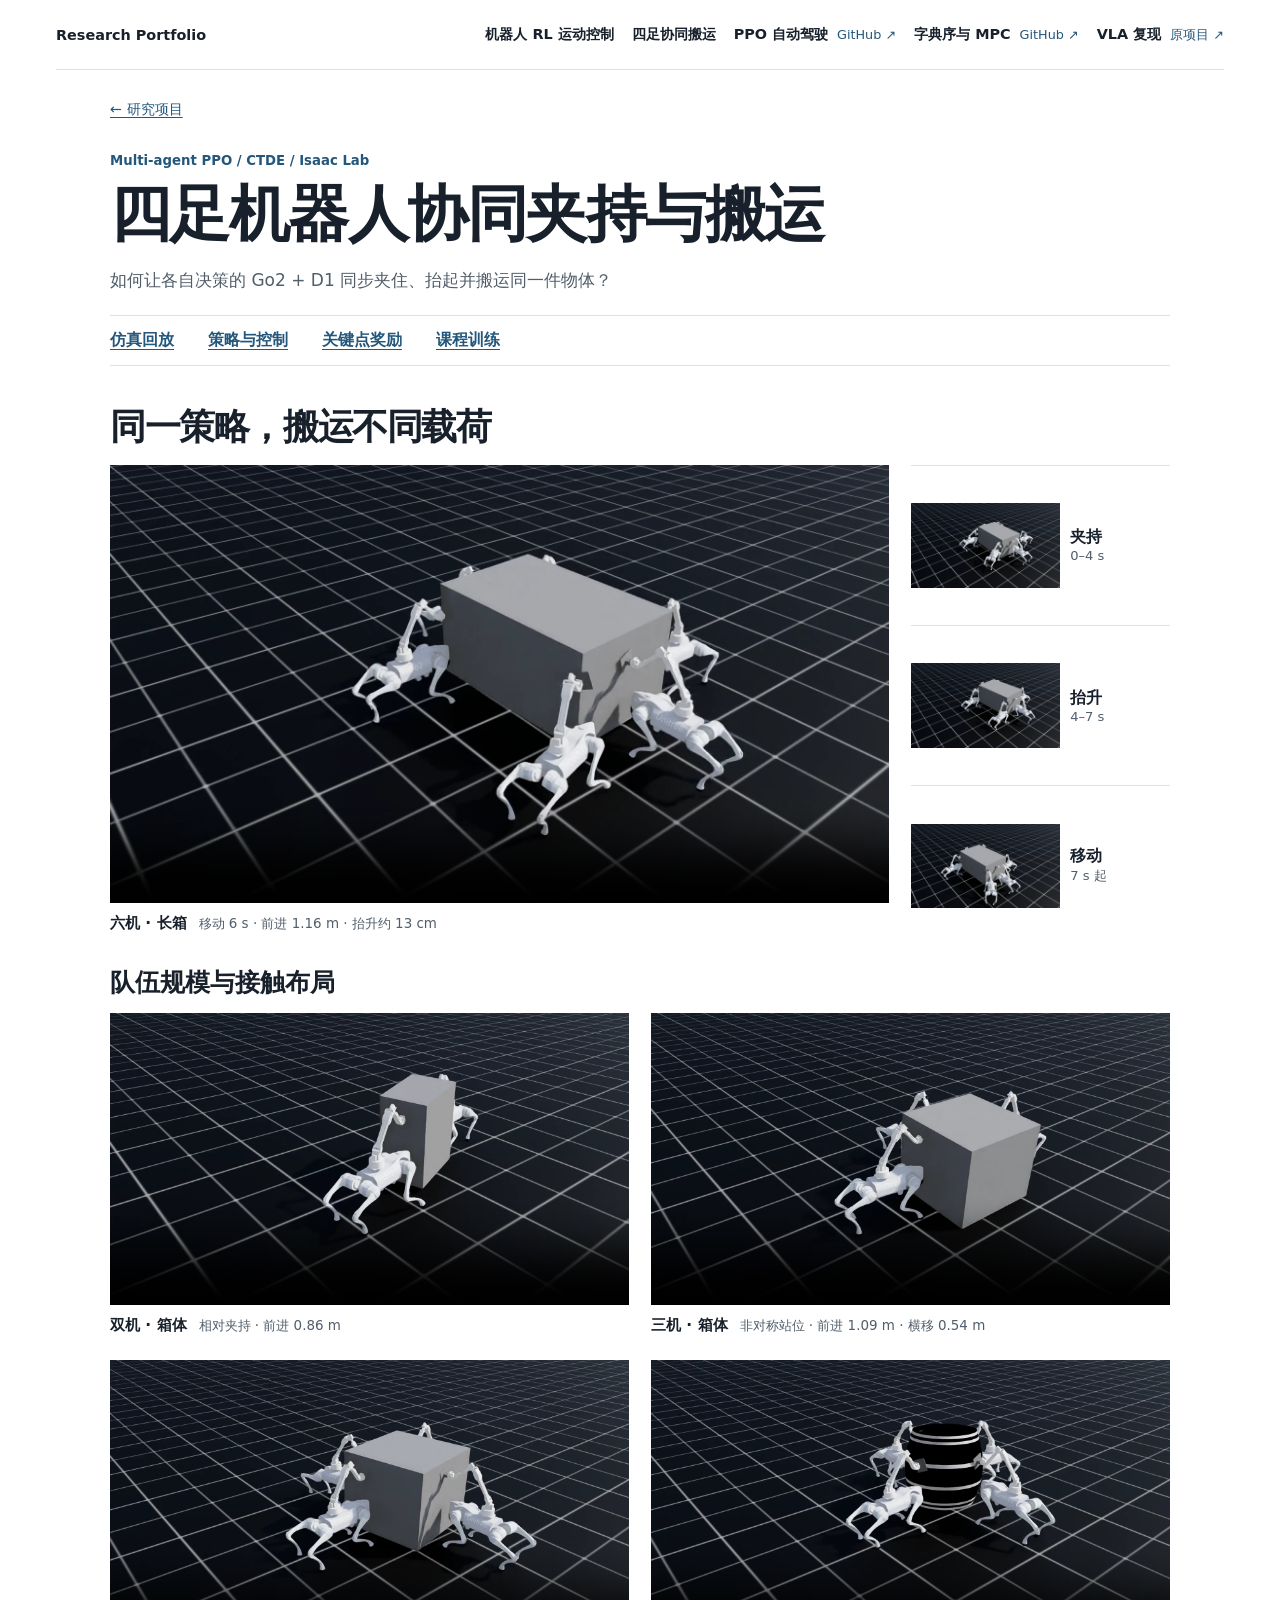
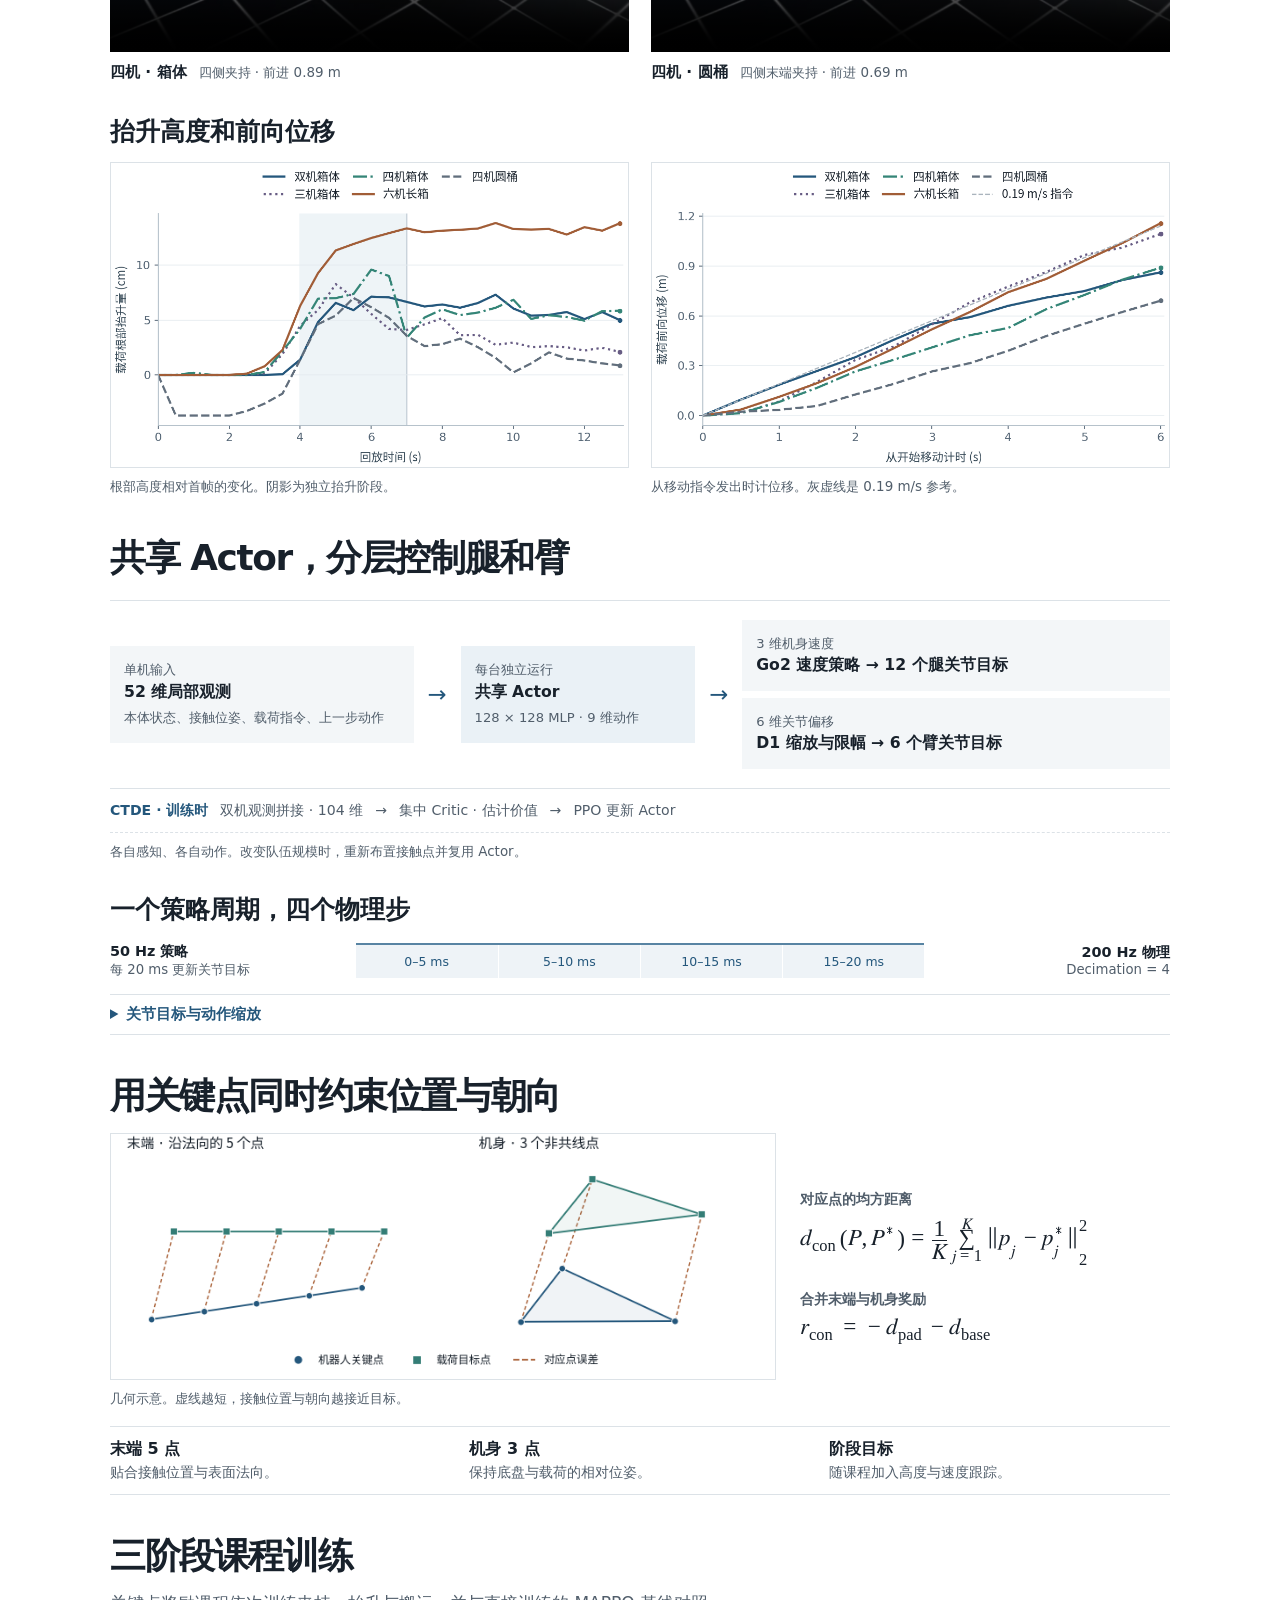
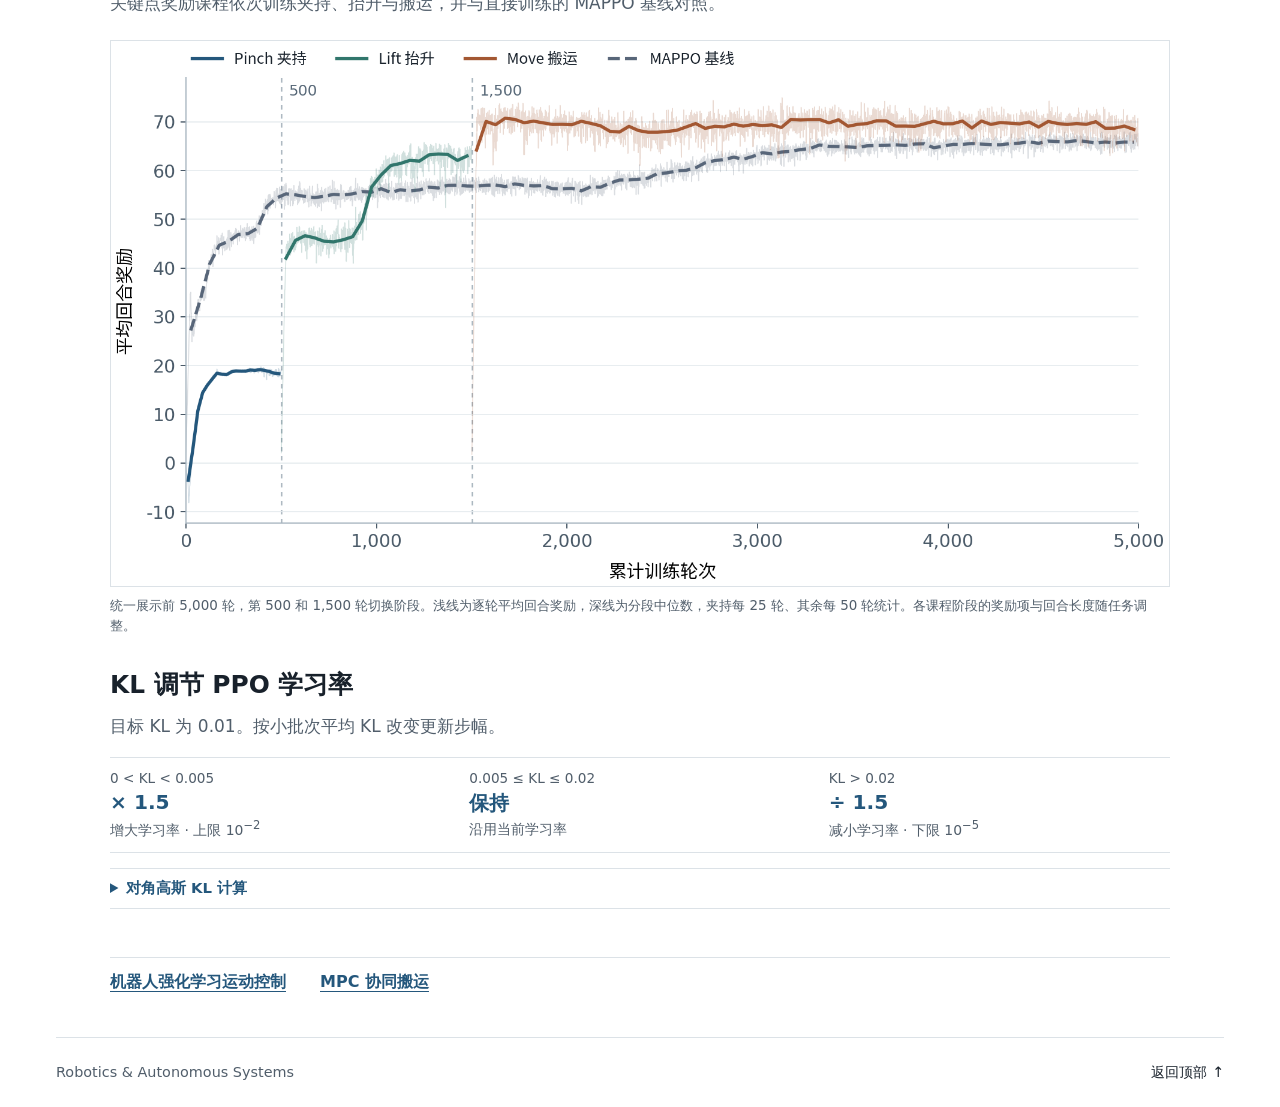
<file: decplm.html>
<!doctype html>
<html lang="zh-CN"><head><meta charset="utf-8"><meta name="viewport" content="width=device-width, initial-scale=1">
<title>四足机器人协同夹持与搬运 | Research Portfolio</title><link rel="stylesheet" href="style.css?v=15"><script src="site.js?v=10" defer></script></head>
<body><a class="skip" href="#main">跳到正文</a>
<header class="shell mast"><a class="brand" href="index.html">Research Portfolio</a><nav class="project-nav" aria-label="项目与源码">
<a class="nav-project" href="locomotion.html">机器人 RL 运动控制</a>
<a class="nav-project" aria-current="page" href="decplm.html">四足协同搬运</a>
<div><a href="ppo.html">PPO 自动驾驶</a><a href="https://github.com/5bobo/CASE">GitHub ↗</a></div>
<div><a href="robotics.html">字典序与 MPC</a><a href="robotics.html#repositories">GitHub ↗</a></div>
<div><a href="vla.html">VLA 复现</a><a href="https://github.com/xiaomi-research/unidrivevla">原项目 ↗</a></div></nav></header><main class="shell" id="main"><a class="back" href="index.html#research">← 研究项目</a>

<article class="study" id="decplm">
<header>
  <p class="method">Multi-agent PPO / CTDE / Isaac Lab</p>
  <h1>四足机器人协同夹持与搬运</h1>
  <p>如何让各自决策的 Go2 + D1 同步夹住、抬起并搬运同一件物体？</p>
</header>
<nav class="chapter" aria-label="本页目录">
  <a href="#replays">仿真回放</a><a href="#control">策略与控制</a><a href="#reward">关键点奖励</a><a href="#curriculum">课程训练</a>
</nav>

<h2 id="replays">同一策略，搬运不同载荷</h2>
<div class="transport-lead">
<figure>
  <video width="1600" height="900" controls playsinline preload="none" poster="assets/decplm/box-6.webp" src="assets/decplm/box-6.mp4" aria-label="六台 Go2 + D1 依次夹持、抬升和移动长箱"></video>
  <figcaption><strong>六机 · 长箱</strong><span>移动 6 s · 前进 1.16 m · 抬升约 13 cm</span></figcaption>
</figure>
<ol class="transport-phases" aria-label="同一段六机回放的三个阶段">
  <li><img src="assets/decplm/stage-pinch.webp" width="640" height="360" loading="lazy" alt="六台 Go2 的末端接触长箱侧壁"><div><strong>夹持</strong><span>0–4 s</span></div></li>
  <li><img src="assets/decplm/stage-lift.webp" width="640" height="360" loading="lazy" alt="六台 Go2 将长箱抬离地面"><div><strong>抬升</strong><span>4–7 s</span></div></li>
  <li><img src="assets/decplm/stage-move.webp" width="640" height="360" loading="lazy" alt="六台 Go2 保持夹持并向前搬运长箱"><div><strong>移动</strong><span>7 s 起</span></div></li>
</ol>
</div>
<h3>队伍规模与接触布局</h3>
<div class="pair transport-replays">
<figure>
  <video width="1600" height="900" controls playsinline preload="none" poster="assets/decplm/box-2.webp" src="assets/decplm/box-2.mp4" aria-label="两台 Go2 + D1 相对夹持搬运箱体"></video>
  <figcaption><strong>双机 · 箱体</strong><span>相对夹持 · 前进 0.86 m</span></figcaption>
</figure>
<figure>
  <video width="1600" height="900" controls playsinline preload="none" poster="assets/decplm/box-3.webp" src="assets/decplm/box-3.mp4" aria-label="三台 Go2 + D1 以非对称站位搬运箱体"></video>
  <figcaption><strong>三机 · 箱体</strong><span>非对称站位 · 前进 1.09 m · 横移 0.54 m</span></figcaption>
</figure>
<figure>
  <video width="1600" height="900" controls playsinline preload="none" poster="assets/decplm/box-4.webp" src="assets/decplm/box-4.mp4" aria-label="四台 Go2 + D1 从四侧协同抬升搬运箱体"></video>
  <figcaption><strong>四机 · 箱体</strong><span>四侧夹持 · 前进 0.89 m</span></figcaption>
</figure>
<figure>
  <video width="1600" height="900" controls playsinline preload="none" poster="assets/decplm/barrel-4.webp" src="assets/decplm/barrel-4.mp4" aria-label="四台 Go2 + D1 从四侧夹持圆桶并抬升搬运"></video>
  <figcaption><strong>四机 · 圆桶</strong><span>四侧末端夹持 · 前进 0.69 m</span></figcaption>
</figure>
</div>
<h3>抬升高度和前向位移</h3>
<div class="pair transport-traces">
<figure data-zoom-image="decplm/replay-lift.png">
  <a href="assets/decplm/replay-lift.png?v=2"><img src="assets/decplm/replay-lift.png?v=2" width="992" height="584" loading="lazy" decoding="async" alt="五个场景的载荷根部抬升量，六机长箱移动时约保持 13 cm"></a>
  <figcaption>根部高度相对首帧的变化。阴影为独立抬升阶段。</figcaption>
</figure>
<figure data-zoom-image="decplm/replay-move.png">
  <a href="assets/decplm/replay-move.png?v=2"><img src="assets/decplm/replay-move.png?v=2" width="992" height="584" loading="lazy" decoding="async" alt="五个场景在移动阶段的前向位移，灰色虚线为恒速参考值"></a>
  <figcaption>从移动指令发出时计位移。灰虚线是 0.19 m/s 参考。</figcaption>
</figure>
</div>

<h2 id="control">共享 Actor，分层控制腿和臂</h2>
<figure class="transport-architecture" aria-label="去中心化执行与集中训练">
  <div class="transport-diagram">
    <div class="transport-node"><small>单机输入</small><strong>52 维局部观测</strong><span>本体状态、接触位姿、载荷指令、上一步动作</span></div>
    <span class="transport-arrow" aria-hidden="true">→</span>
    <div class="transport-node transport-actor"><small>每台独立运行</small><strong>共享 Actor</strong><span>128 × 128 MLP · 9 维动作</span></div>
    <span class="transport-arrow" aria-hidden="true">→</span>
    <div class="transport-branches">
      <div><small>3 维机身速度</small><strong>Go2 速度策略 → 12 个腿关节目标</strong></div>
      <div><small>6 维关节偏移</small><strong>D1 缩放与限幅 → 6 个臂关节目标</strong></div>
    </div>
  </div>
  <div class="transport-train"><strong>CTDE · 训练时</strong><span>双机观测拼接 · 104 维</span><span class="train-arrow" aria-hidden="true">→</span><span>集中 Critic · 估计价值</span><span class="train-arrow" aria-hidden="true">→</span><span>PPO 更新 Actor</span></div>
  <figcaption>各自感知、各自动作。改变队伍规模时，重新布置接触点并复用 Actor。</figcaption>
</figure>
<h3>一个策略周期，四个物理步</h3>
<div class="control-clock" aria-label="50 赫兹策略对应 200 赫兹物理，每 20 毫秒四个物理步">
  <div class="clock-policy"><strong>50 Hz 策略</strong><span>每 20 ms 更新关节目标</span></div>
  <ol class="clock-ticks"><li>0–5 ms</li><li>5–10 ms</li><li>10–15 ms</li><li>15–20 ms</li></ol>
  <div class="clock-physics"><strong>200 Hz 物理</strong><span>Decimation = 4</span></div>
</div>
<details class="transport-details">
  <summary>关节目标与动作缩放</summary>
  <div class="locomotion-equations transport-equations"><div class="locomotion-formula"><span>Go2 腿部</span><div class="loss-equation"><math display="block" aria-label="腿部关节目标等于默认角度加零点二五倍低层策略输出"><mrow><msubsup><mi>q</mi><mtext>leg</mtext><mo>∗</mo></msubsup><mo>=</mo><msubsup><mi>q</mi><mtext>leg</mtext><mn>0</mn></msubsup><mo>+</mo><mn>0.25</mn><msub><mi>a</mi><mtext>leg</mtext></msub></mrow></math></div></div><div class="locomotion-formula"><span>D1 机械臂</span><div class="loss-equation"><math display="block" aria-label="机械臂关节目标等于默认角度加零点五倍机械臂动作后裁剪"><mrow><msubsup><mi>q</mi><mtext>arm</mtext><mo>∗</mo></msubsup><mo>=</mo><mi>clip</mi><mo>(</mo><msubsup><mi>q</mi><mtext>arm</mtext><mn>0</mn></msubsup><mo>+</mo><mn>0.5</mn><msub><mi>a</mi><mtext>arm</mtext></msub><mo>)</mo></mrow></math></div></div></div>
  <p>机身速度指令先限幅并过死区。底层 Go2 策略与高层 Actor 均为 50 Hz。</p>
</details>

<h2 id="reward">用关键点同时约束位置与朝向</h2>
<div class="transport-reward-layout">
<figure data-zoom-image="decplm/keypoint-alignment.png">
  <a href="assets/decplm/keypoint-alignment.png"><img src="assets/decplm/keypoint-alignment.png" width="1512" height="558" loading="lazy" decoding="async" alt="末端五个共线点与机身三个非共线点，虚线连接对应的机器人点和载荷目标点"></a>
  <figcaption>几何示意。虚线越短，接触位置与朝向越接近目标。</figcaption>
</figure>
  <div class="transport-reward-math">
    <div class="locomotion-formula"><span>对应点的均方距离</span><div class="loss-equation"><math display="block" aria-label="关键点距离等于对应点欧氏距离平方的均值"><mrow><msub><mi>d</mi><mi>con</mi></msub><mo>(</mo><mi>P</mi><mo>,</mo><msup><mi>P</mi><mo>∗</mo></msup><mo>)</mo><mo>=</mo><mfrac><mn>1</mn><mi>K</mi></mfrac><munderover><mo>∑</mo><mrow><mi>j</mi><mo>=</mo><mn>1</mn></mrow><mi>K</mi></munderover><msubsup><mrow><mo>‖</mo><msub><mi>p</mi><mi>j</mi></msub><mo>−</mo><msubsup><mi>p</mi><mi>j</mi><mo>∗</mo></msubsup><mo>‖</mo></mrow><mn>2</mn><mn>2</mn></msubsup></mrow></math></div></div>
    <div class="locomotion-formula"><span>合并末端与机身奖励</span><div class="loss-equation"><math display="block" aria-label="关键点奖励为末端和底盘关键点距离的负和"><mrow><msub><mi>r</mi><mi>con</mi></msub><mo>=</mo><mo>−</mo><msub><mi>d</mi><mi>pad</mi></msub><mo>−</mo><msub><mi>d</mi><mi>base</mi></msub></mrow></math></div></div>
  </div>
</div>
<ul class="transport-reward-notes">
  <li><strong>末端 5 点</strong><span>贴合接触位置与表面法向。</span></li>
  <li><strong>机身 3 点</strong><span>保持底盘与载荷的相对位姿。</span></li>
  <li><strong>阶段目标</strong><span>随课程加入高度与速度跟踪。</span></li>
</ul>

<h2 id="curriculum">三阶段课程训练</h2>
<p>关键点奖励课程依次训练夹持、抬升与搬运，并与直接训练的 MAPPO 基线对照。</p>
<figure class="transport-curriculum" data-zoom-image="decplm/curriculum-vs-mappo.png">
  <a href="assets/decplm/curriculum-vs-mappo.png"><img src="assets/decplm/curriculum-vs-mappo.png" width="1764" height="909" loading="lazy" decoding="async" alt="关键点课程的夹持、抬升、搬运三条奖励曲线与直接训练 MAPPO 基线在同一坐标系对比，统一显示前 5000 轮"></a>
  <figcaption>统一展示前 5,000 轮，第 500 和 1,500 轮切换阶段。浅线为逐轮平均回合奖励，深线为分段中位数，夹持每 25 轮、其余每 50 轮统计。各课程阶段的奖励项与回合长度随任务调整。</figcaption>
</figure>
<h3>KL 调节 PPO 学习率</h3>
<p>目标 KL 为 0.01。按小批次平均 KL 改变更新步幅。</p>
<dl class="transport-kl">
  <div><dt>0 &lt; KL &lt; 0.005</dt><dd><strong>× 1.5</strong><span>增大学习率 · 上限 10<sup>−2</sup></span></dd></div>
  <div><dt>0.005 ≤ KL ≤ 0.02</dt><dd><strong>保持</strong><span>沿用当前学习率</span></dd></div>
  <div><dt>KL &gt; 0.02</dt><dd><strong>÷ 1.5</strong><span>减小学习率 · 下限 10<sup>−5</sup></span></dd></div>
</dl>
<details class="transport-details">
  <summary>对角高斯 KL 计算</summary>
  <div class="locomotion-equations transport-equations"><div class="locomotion-formula"><span>每个动作维度的 KL 项</span><div class="loss-equation"><math display="block" aria-label="每维 KL 为新旧标准差之比的对数加上旧方差与均值差平方之和除以两倍新方差再减去二分之一"><mrow><mi>log</mi><mo>(</mo><mfrac><msub><mi>σ</mi><mtext>new</mtext></msub><msub><mi>σ</mi><mtext>old</mtext></msub></mfrac><mo>)</mo><mo>+</mo><mfrac><mrow><msubsup><mi>σ</mi><mtext>old</mtext><mn>2</mn></msubsup><mo>+</mo><msup><mrow><mo>(</mo><msub><mi>μ</mi><mtext>old</mtext></msub><mo>−</mo><msub><mi>μ</mi><mtext>new</mtext></msub><mo>)</mo></mrow><mn>2</mn></msup></mrow><mrow><mn>2</mn><msubsup><mi>σ</mi><mtext>new</mtext><mn>2</mn></msubsup></mrow></mfrac><mo>−</mo><mfrac><mn>1</mn><mn>2</mn></mfrac></mrow></math></div></div></div>
  <p>比较 <math aria-label="旧策略到新策略的 KL 散度"><mrow><msub><mi>D</mi><mtext>KL</mtext></msub><mo>(</mo><msub><mi>π</mi><mtext>old</mtext></msub><mo>‖</mo><msub><mi>π</mi><mtext>new</mtext></msub><mo>)</mo></mrow></math>。逐维求和后对小批次取平均。KL 为零时沿用当前学习率。</p>
</details>
</article>
<nav class="related" aria-label="其他研究"><a href="locomotion.html">机器人强化学习运动控制</a><a href="robotics.html#mpc">MPC 协同搬运</a></nav>
</main>
<footer class="shell mast"><span>Robotics &amp; Autonomous Systems</span><a href="#main">返回顶部 ↑</a></footer>
<dialog aria-label="科研图放大查看"><form method="dialog"><button>关闭图像 ×</button></form><img alt=""><p></p></dialog>
</body></html>
</file>
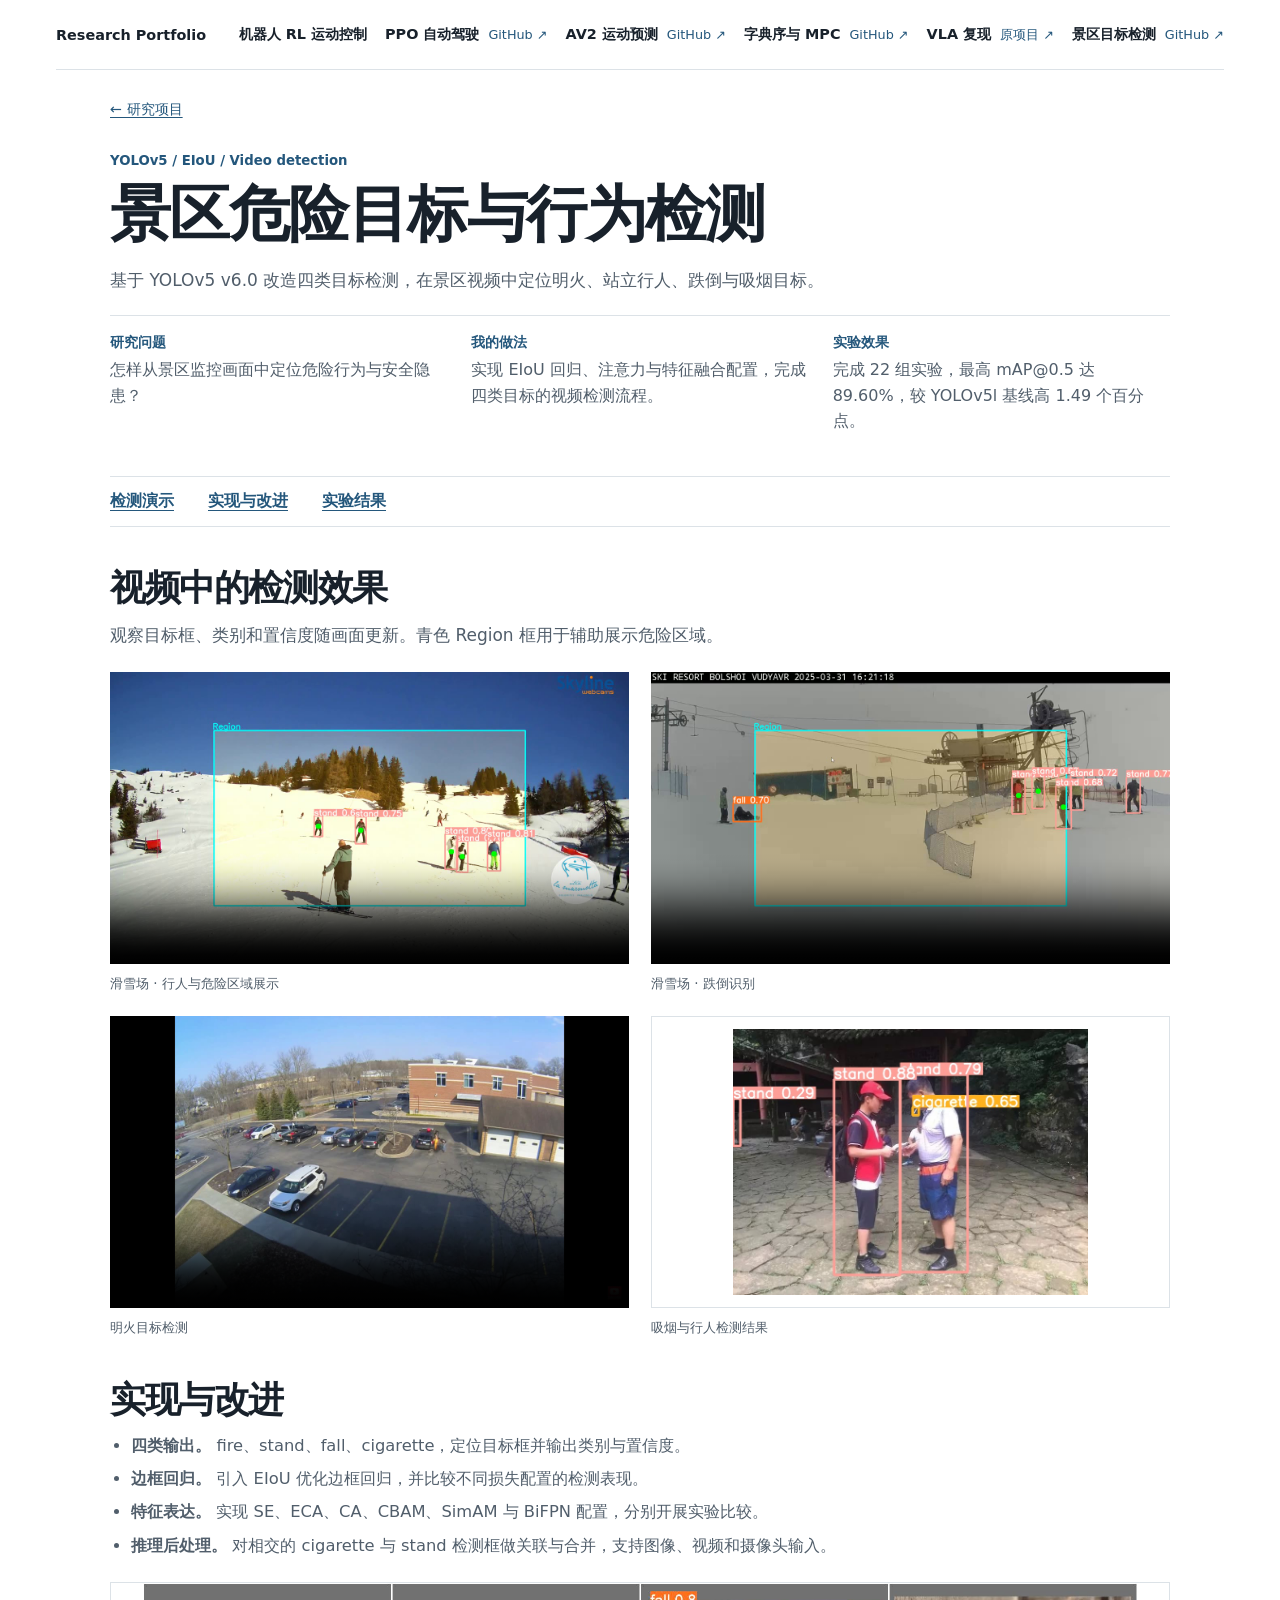
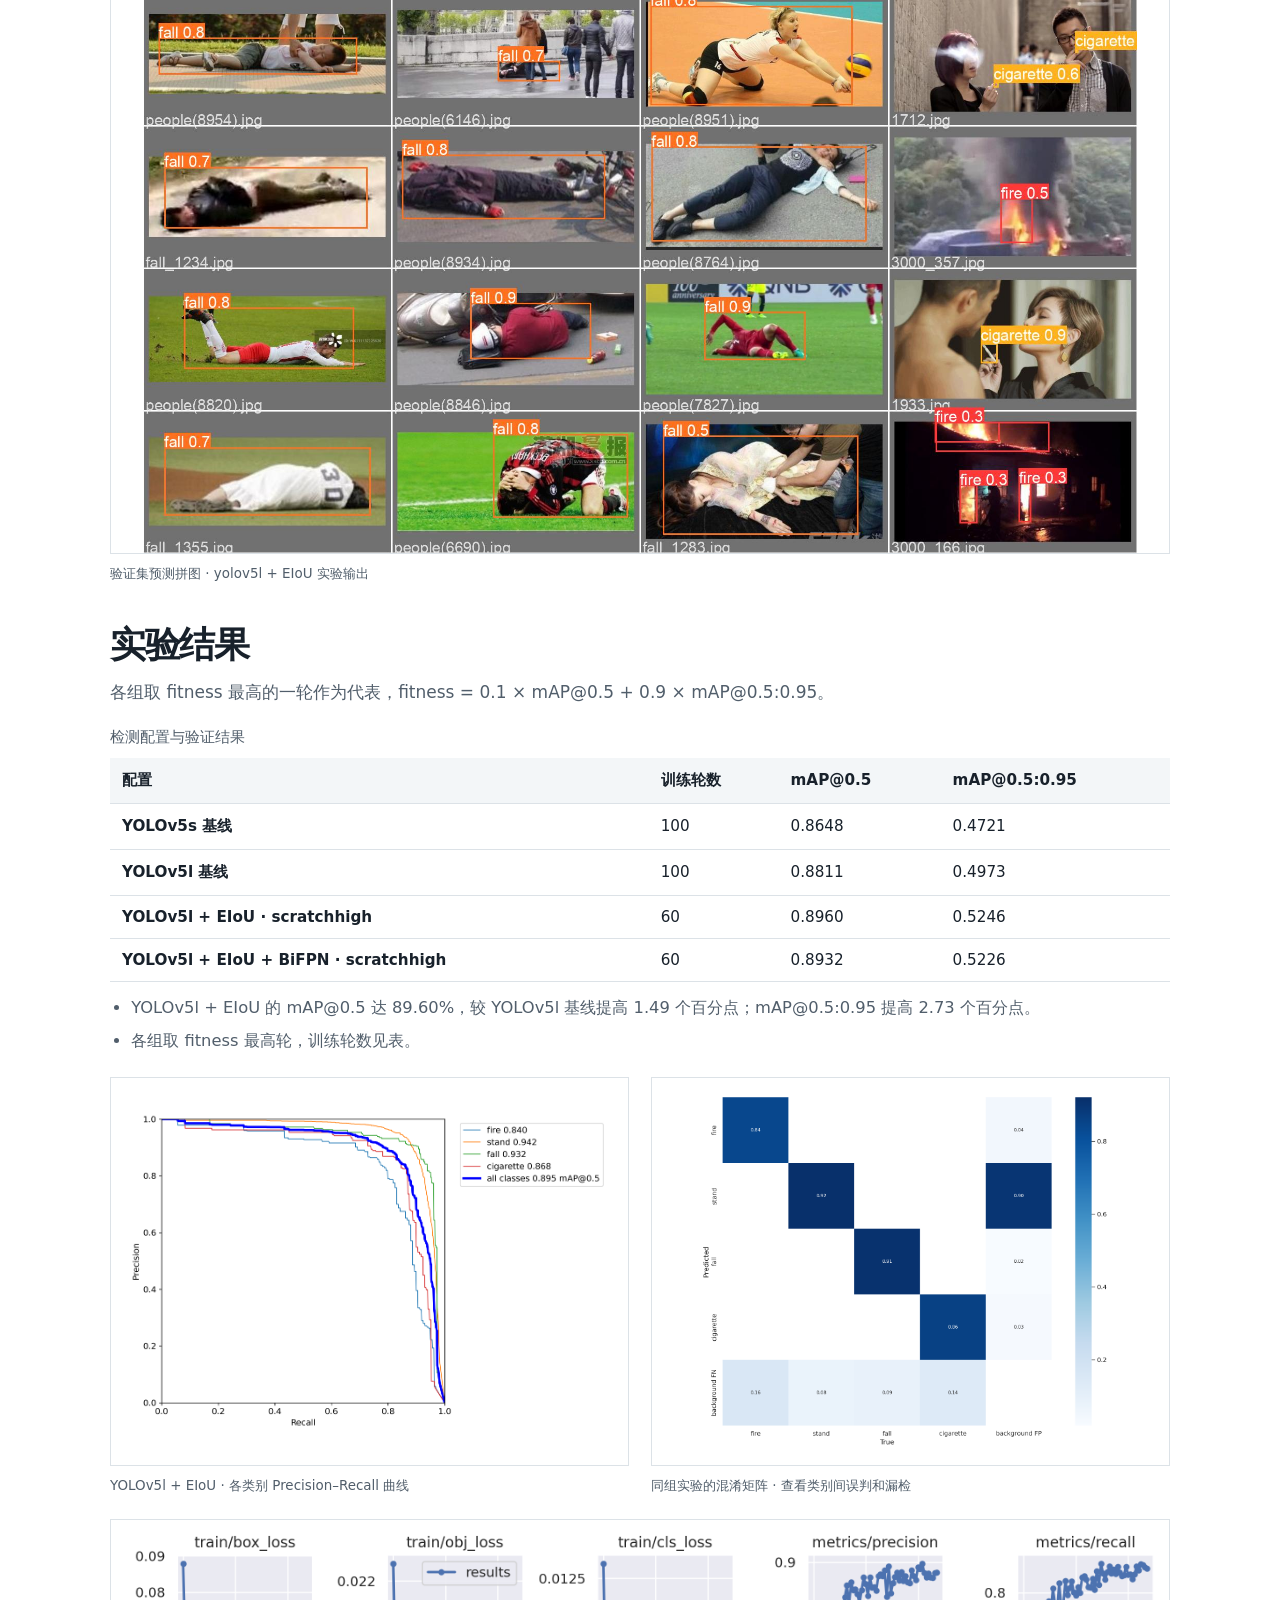
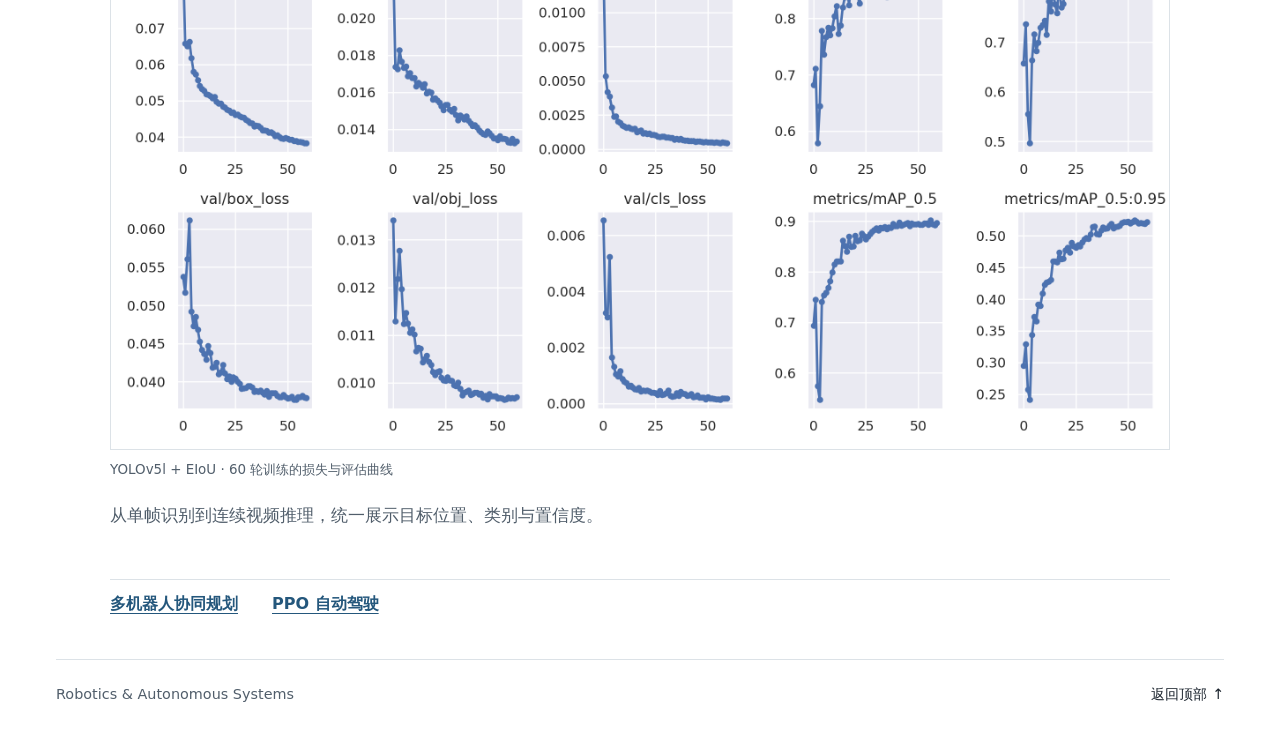
<file: detection.html>
<!doctype html>
<html lang="zh-CN"><head><meta charset="utf-8"><meta name="viewport" content="width=device-width, initial-scale=1">
<title>景区危险目标与行为检测 | Research Portfolio</title><link rel="stylesheet" href="style.css?v=11"><script src="site.js?v=9" defer></script></head>
<body><a class="skip" href="#main">跳到正文</a>
<header class="shell mast"><a class="brand" href="index.html">Research Portfolio</a><nav class="project-nav" aria-label="项目与源码">
<a class="nav-project" href="locomotion.html">机器人 RL 运动控制</a>
<div><a href="ppo.html">PPO 自动驾驶</a><a href="https://github.com/5bobo/CASE">GitHub ↗</a></div>
<div><a href="av2.html">AV2 运动预测</a><a href="https://github.com/5bobo/World-Model-AV2">GitHub ↗</a></div>
<div><a href="robotics.html">字典序与 MPC</a><a href="robotics.html#repositories">GitHub ↗</a></div>
<div><a href="vla.html">VLA 复现</a><a href="https://github.com/xiaomi-research/unidrivevla">原项目 ↗</a></div>
<div><a href="detection.html">景区目标检测</a><a href="https://github.com/5bobo/Scenic-danger-zone-recognition">GitHub ↗</a></div></nav></header><main class="shell" id="main"><a class="back" href="index.html#research">← 研究项目</a><article class="study" id="detection">
<header><p class="method">YOLOv5 / EIoU / Video detection</p><h1>景区危险目标与行为检测</h1>
<p>基于 YOLOv5 v6.0 改造四类目标检测，在景区视频中定位明火、站立行人、跌倒与吸烟目标。</p></header>
<dl class="talk-track"><div><dt>研究问题</dt><dd>怎样从景区监控画面中定位危险行为与安全隐患？</dd></div><div><dt>我的做法</dt><dd>实现 EIoU 回归、注意力与特征融合配置，完成四类目标的视频检测流程。</dd></div><div><dt>实验效果</dt><dd>完成 22 组实验，最高 mAP@0.5 达 89.60%，较 YOLOv5l 基线高 1.49 个百分点。</dd></div></dl>
<nav class="chapter" aria-label="项目目录"><a href="#demos">检测演示</a><a href="#method">实现与改进</a><a href="#detection-results">实验结果</a></nav>
<h2 id="demos">视频中的检测效果</h2><p>观察目标框、类别和置信度随画面更新。青色 Region 框用于辅助展示危险区域。</p>
<div class="pair"><figure><video controls playsinline preload="none" poster="assets/detection/skyline.jpg" src="assets/detection/skyline.mp4" aria-label="滑雪场 · 行人与危险区域展示"></video><figcaption>滑雪场 · 行人与危险区域展示</figcaption></figure><figure><video controls playsinline preload="none" poster="assets/detection/fall.jpg" src="assets/detection/fall.mp4" aria-label="滑雪场 · 跌倒识别"></video><figcaption>滑雪场 · 跌倒识别</figcaption></figure></div>
<div class="pair"><figure><video controls playsinline preload="none" poster="assets/detection/fire.jpg" src="assets/detection/fire.mp4" aria-label="明火目标检测"></video><figcaption>明火目标检测</figcaption></figure><figure data-zoom-image="detection/smoking.jpg"><a href="assets/detection/smoking.jpg" aria-label="放大查看：吸烟与行人检测结果"><img src="assets/detection/smoking.jpg" width="750" height="563" alt="吸烟与行人检测结果" decoding="async"></a><figcaption>吸烟与行人检测结果</figcaption></figure></div>
<h2 id="method">实现与改进</h2>
<ul class="notes"><li><strong>四类输出。</strong> fire、stand、fall、cigarette，定位目标框并输出类别与置信度。</li>
<li><strong>边框回归。</strong> 引入 EIoU 优化边框回归，并比较不同损失配置的检测表现。</li>
<li><strong>特征表达。</strong> 实现 SE、ECA、CA、CBAM、SimAM 与 BiFPN 配置，分别开展实验比较。</li>
<li><strong>推理后处理。</strong> 对相交的 cigarette 与 stand 检测框做关联与合并，支持图像、视频和摄像头输入。</li></ul>
<figure data-zoom-image="detection/validation.jpg"><a href="assets/detection/validation.jpg" aria-label="放大查看：验证集预测拼图 · yolov5l + EIoU 实验输出"><img src="assets/detection/validation.jpg" width="1920" height="1100" alt="验证集预测拼图 · yolov5l + EIoU 实验输出" decoding="async"></a><figcaption>验证集预测拼图 · yolov5l + EIoU 实验输出</figcaption></figure>
<h2 id="detection-results">实验结果</h2><p>各组取 fitness 最高的一轮作为代表，fitness = 0.1 × mAP@0.5 + 0.9 × mAP@0.5:0.95。</p>
<div class="table-scroll"><table><caption>检测配置与验证结果</caption><thead><tr><th scope="col">配置</th><th scope="col">训练轮数</th><th scope="col">mAP@0.5</th><th scope="col">mAP@0.5:0.95</th></tr></thead><tbody>
<tr><th scope="row">YOLOv5s 基线</th><td>100</td><td>0.8648</td><td>0.4721</td></tr>
<tr><th scope="row">YOLOv5l 基线</th><td>100</td><td>0.8811</td><td>0.4973</td></tr>
<tr><th scope="row">YOLOv5l + EIoU · scratchhigh</th><td>60</td><td>0.8960</td><td>0.5246</td></tr>
<tr><th scope="row">YOLOv5l + EIoU + BiFPN · scratchhigh</th><td>60</td><td>0.8932</td><td>0.5226</td></tr></tbody></table></div>
<ul class="notes"><li>YOLOv5l + EIoU 的 mAP@0.5 达 89.60%，较 YOLOv5l 基线提高 1.49 个百分点；mAP@0.5:0.95 提高 2.73 个百分点。</li><li>各组取 fitness 最高轮，训练轮数见表。</li></ul>
<div class="pair"><figure data-zoom-image="detection/pr.png"><a href="assets/detection/pr.png" aria-label="放大查看：YOLOv5l + EIoU · 各类别 Precision–Recall 曲线"><img src="assets/detection/pr.png" width="2250" height="1500" alt="YOLOv5l + EIoU · 各类别 Precision–Recall 曲线" decoding="async"></a><figcaption>YOLOv5l + EIoU · 各类别 Precision–Recall 曲线</figcaption></figure><figure data-zoom-image="detection/confusion.png"><a href="assets/detection/confusion.png" aria-label="放大查看：同组实验的混淆矩阵 · 查看类别间误判和漏检"><img src="assets/detection/confusion.png" width="3000" height="2250" alt="同组实验的混淆矩阵 · 查看类别间误判和漏检" decoding="async"></a><figcaption>同组实验的混淆矩阵 · 查看类别间误判和漏检</figcaption></figure></div>
<figure data-zoom-image="detection/training.png"><a href="assets/detection/training.png" aria-label="放大查看：YOLOv5l + EIoU · 60 轮训练的损失与评估曲线"><img src="assets/detection/training.png" width="2400" height="1200" alt="YOLOv5l + EIoU · 60 轮训练的损失与评估曲线" decoding="async"></a><figcaption>YOLOv5l + EIoU · 60 轮训练的损失与评估曲线</figcaption></figure>
<p>从单帧识别到连续视频推理，统一展示目标位置、类别与置信度。</p>
</article><nav class="related" aria-label="其他研究"><a href="robotics.html">多机器人协同规划</a><a href="ppo.html">PPO 自动驾驶</a></nav></main>
<footer class="shell mast"><span>Robotics &amp; Autonomous Systems</span><a href="#main">返回顶部 ↑</a></footer>
<dialog aria-label="科研图放大查看"><form method="dialog"><button>关闭图像 ×</button></form><img alt=""><p></p></dialog>
</body></html>
</file>
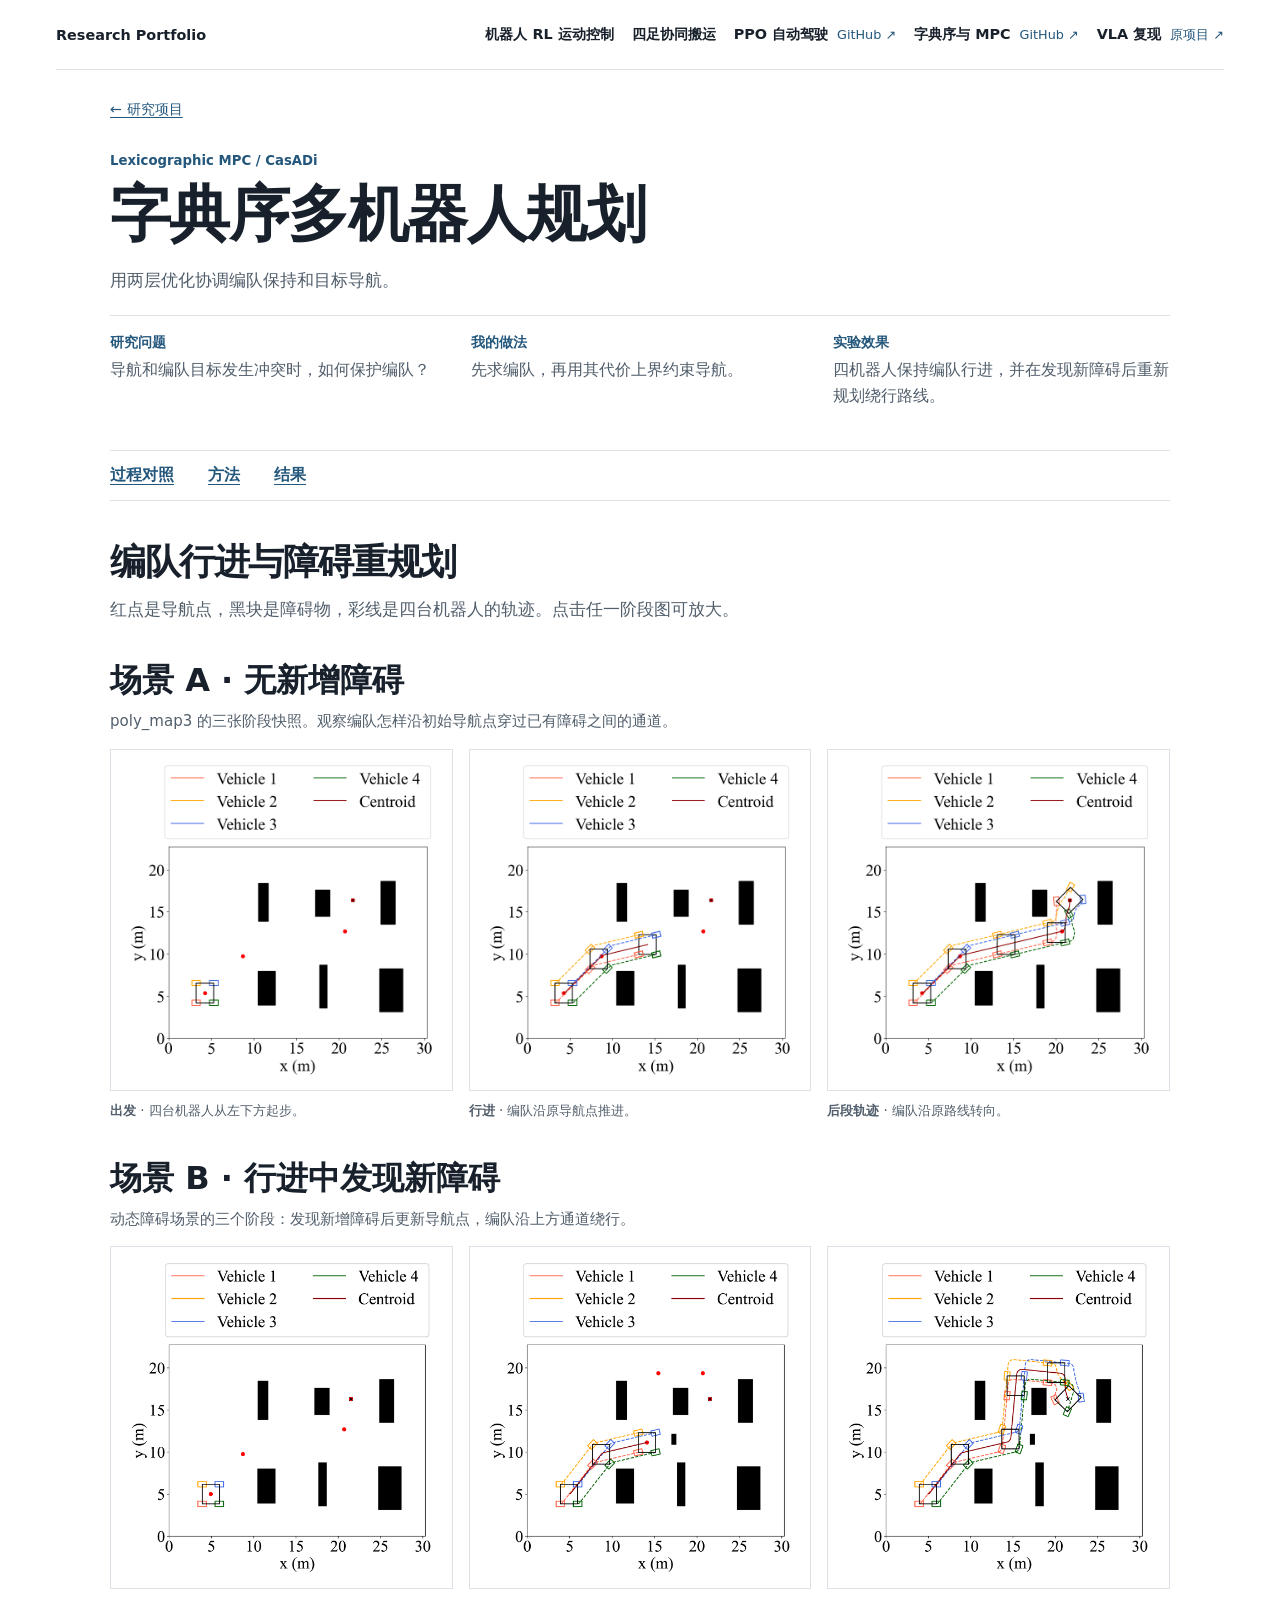
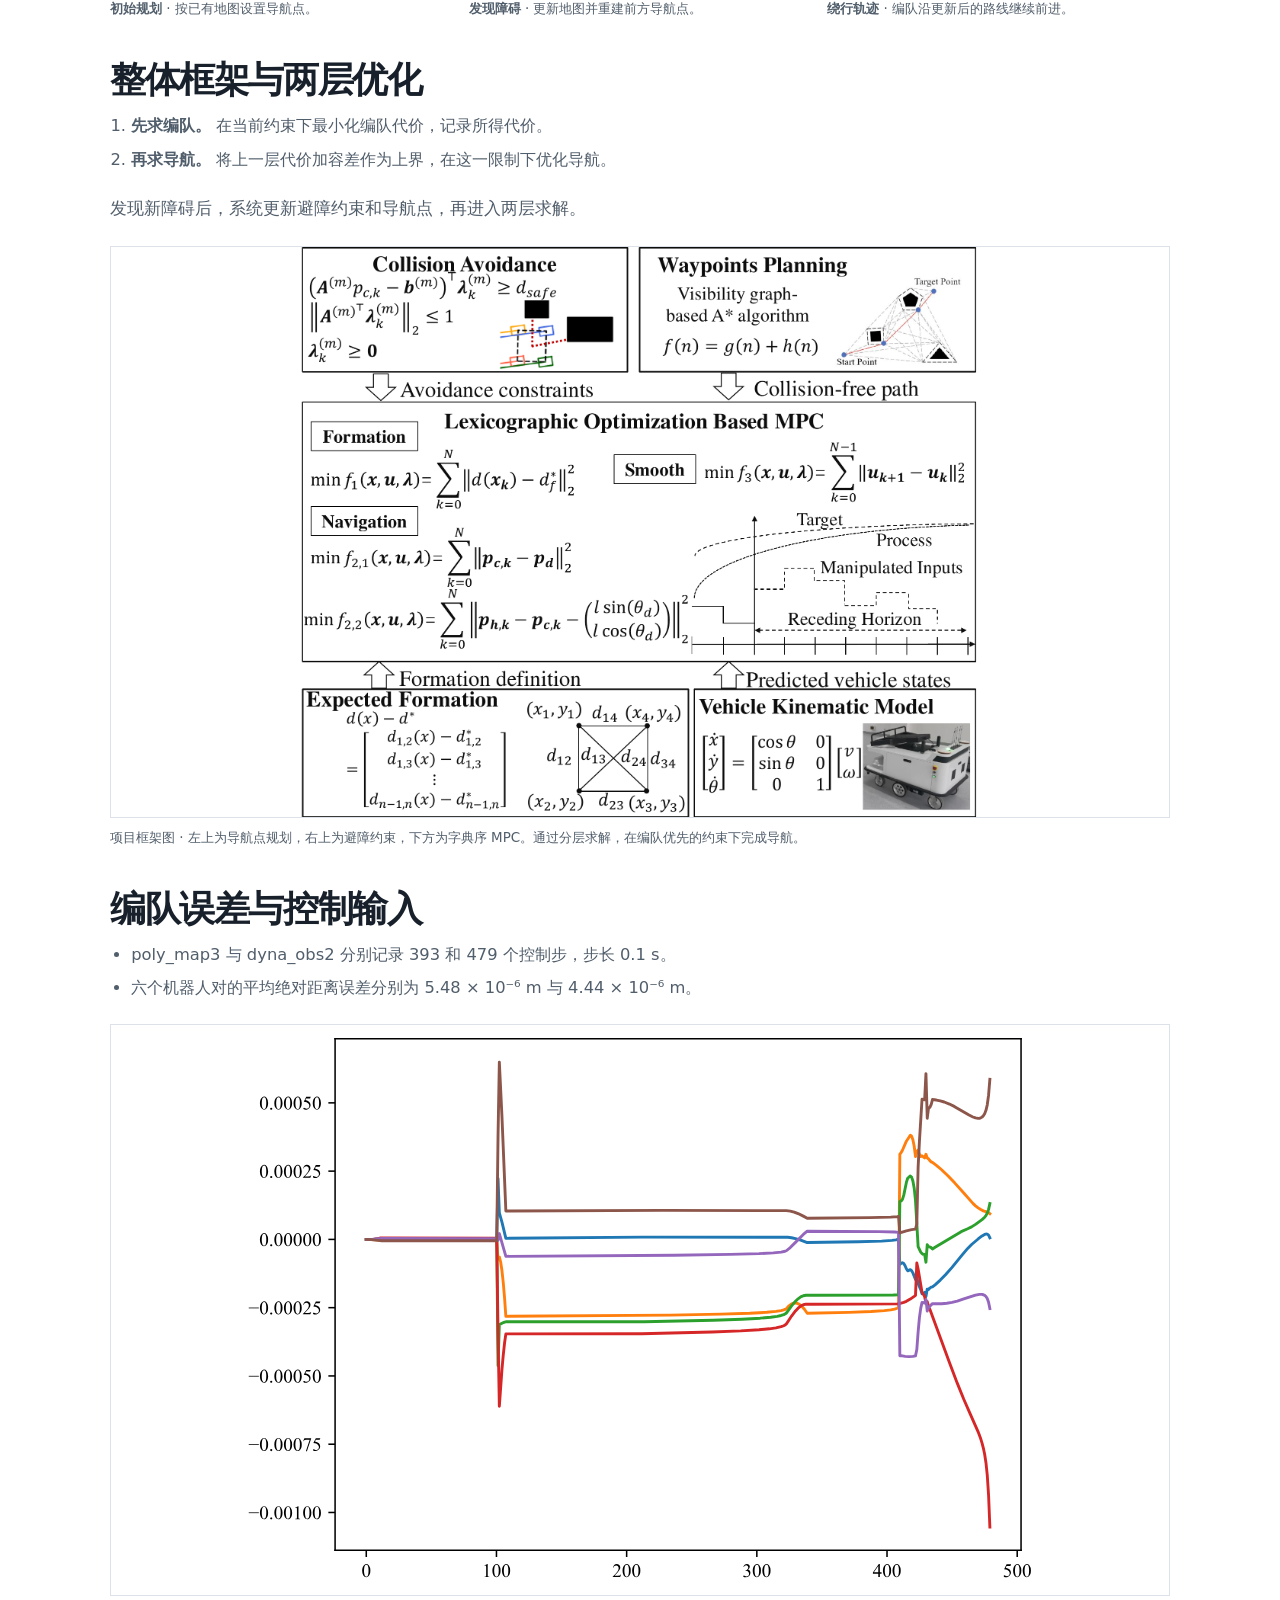
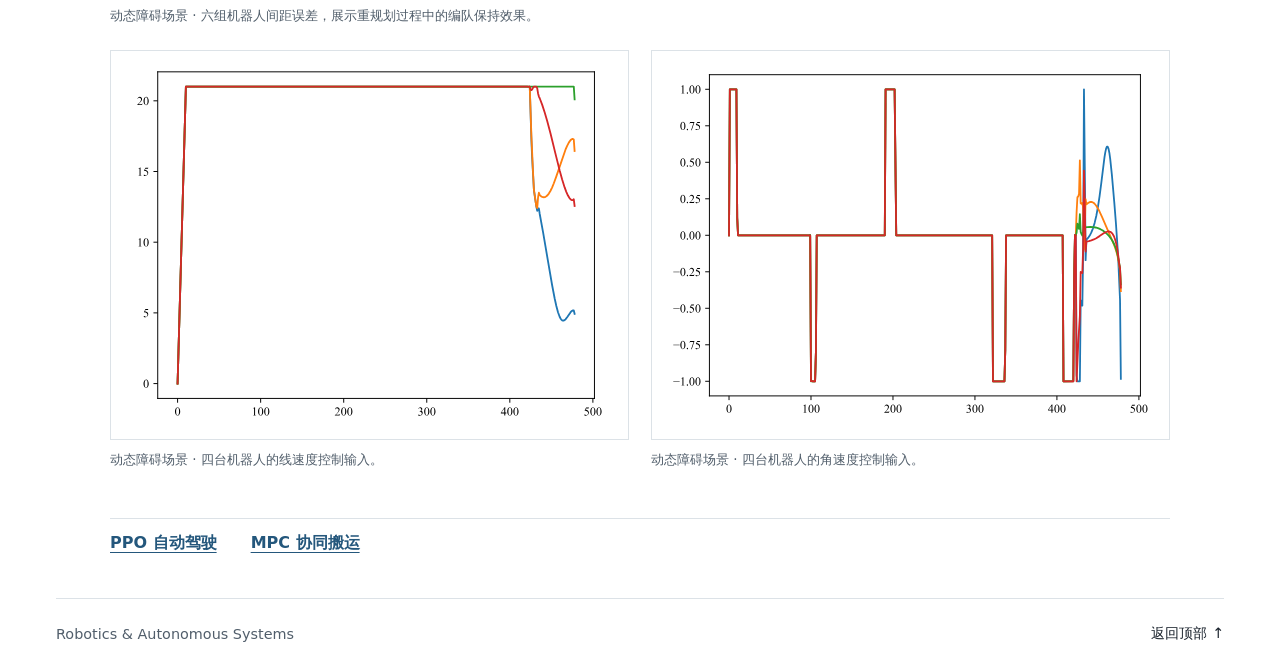
<file: lex.html>
<!doctype html>
<html lang="zh-CN"><head><meta charset="utf-8"><meta name="viewport" content="width=device-width, initial-scale=1">
<title>Lexicographic Optimization for Multi-Robot Planning | Research Portfolio</title><link rel="stylesheet" href="style.css?v=14"><script src="site.js?v=9" defer></script></head>
<body><a class="skip" href="#main">跳到正文</a>
<header class="shell mast"><a class="brand" href="index.html">Research Portfolio</a><nav class="project-nav" aria-label="项目与源码">
<a class="nav-project" href="locomotion.html">机器人 RL 运动控制</a>
<a class="nav-project" href="decplm.html">四足协同搬运</a>
<div><a href="ppo.html">PPO 自动驾驶</a><a href="https://github.com/5bobo/CASE">GitHub ↗</a></div>
<div><a href="robotics.html">字典序与 MPC</a><a href="robotics.html#repositories">GitHub ↗</a></div>
<div><a href="vla.html">VLA 复现</a><a href="https://github.com/xiaomi-research/unidrivevla">原项目 ↗</a></div></nav></header><main class="shell" id="main"><a class="back" href="index.html#research">← 研究项目</a><article class="study" id="lex">
<header><p class="method">Lexicographic MPC / CasADi</p><h1>字典序多机器人规划</h1><p>用两层优化协调编队保持和目标导航。</p></header><dl class="talk-track"><div><dt>研究问题</dt><dd>导航和编队目标发生冲突时，如何保护编队？</dd></div><div><dt>我的做法</dt><dd>先求编队，再用其代价上界约束导航。</dd></div><div><dt>实验效果</dt><dd>四机器人保持编队行进，并在发现新障碍后重新规划绕行路线。</dd></div></dl><nav class="chapter" aria-label="项目目录"><a href="#demos">过程对照</a><a href="#method">方法</a><a href="#lex-results">结果</a></nav>
<h2 id="demos">编队行进与障碍重规划</h2>
<p>红点是导航点，黑块是障碍物，彩线是四台机器人的轨迹。点击任一阶段图可放大。</p>
<h3>场景 A · 无新增障碍</h3>
<p class="sequence-note">poly_map3 的三张阶段快照。观察编队怎样沿初始导航点穿过已有障碍之间的通道。</p>
<ol class="stage-sequence">
<li><figure data-zoom-image="lex/stage-poster.png"><a href="assets/lex/stage-poster.png" aria-label="放大查看：出发 · 四台机器人从左下方起步。"><img src="assets/lex/stage-poster.png" width="742" height="762" alt="出发 · 四台机器人从左下方起步。" loading="eager" decoding="async"></a><figcaption><strong>出发</strong> · 四台机器人从左下方起步。</figcaption></figure></li>
<li><figure data-zoom-image="lex/stage-mid.png"><a href="assets/lex/stage-mid.png" aria-label="放大查看：行进 · 编队沿原导航点推进。"><img src="assets/lex/stage-mid.png" width="742" height="762" alt="行进 · 编队沿原导航点推进。" loading="eager" decoding="async"></a><figcaption><strong>行进</strong> · 编队沿原导航点推进。</figcaption></figure></li>
<li><figure data-zoom-image="lex/stage-final.png"><a href="assets/lex/stage-final.png" aria-label="放大查看：后段轨迹 · 编队沿原路线转向。"><img src="assets/lex/stage-final.png" width="742" height="762" alt="后段轨迹 · 编队沿原路线转向。" loading="eager" decoding="async"></a><figcaption><strong>后段轨迹</strong> · 编队沿原路线转向。</figcaption></figure></li>
</ol>
<h3>场景 B · 行进中发现新障碍</h3>
<p class="sequence-note">动态障碍场景的三个阶段：发现新增障碍后更新导航点，编队沿上方通道绕行。</p>
<ol class="stage-sequence">
<li><figure data-zoom-image="lex/before-detection.png"><a href="assets/lex/before-detection.png" aria-label="放大查看：初始规划 · 按已有地图设置导航点。"><img src="assets/lex/before-detection.png" width="4458" height="4592" alt="初始规划 · 按已有地图设置导航点。" loading="eager" decoding="async"></a><figcaption><strong>初始规划</strong> · 按已有地图设置导航点。</figcaption></figure></li>
<li><figure data-zoom-image="lex/new-obstacles.png"><a href="assets/lex/new-obstacles.png" aria-label="放大查看：发现障碍 · 更新地图并重建前方导航点。"><img src="assets/lex/new-obstacles.png" width="4458" height="4592" alt="发现障碍 · 更新地图并重建前方导航点。" loading="eager" decoding="async"></a><figcaption><strong>发现障碍</strong> · 更新地图并重建前方导航点。</figcaption></figure></li>
<li><figure data-zoom-image="lex/replanned-trajectory.png"><a href="assets/lex/replanned-trajectory.png" aria-label="放大查看：绕行轨迹 · 编队沿更新后的路线继续前进。"><img src="assets/lex/replanned-trajectory.png" width="4458" height="4592" alt="绕行轨迹 · 编队沿更新后的路线继续前进。" loading="eager" decoding="async"></a><figcaption><strong>绕行轨迹</strong> · 编队沿更新后的路线继续前进。</figcaption></figure></li>
</ol>
<h2 id="method">整体框架与两层优化</h2>
<ol class="notes">
  <li><strong>先求编队。</strong> 在当前约束下最小化编队代价，记录所得代价。</li>
  <li><strong>再求导航。</strong> 将上一层代价加容差作为上界，在这一限制下优化导航。</li>
</ol>
<p>发现新障碍后，系统更新避障约束和导航点，再进入两层求解。</p>
<figure data-zoom-image="lex/framework.png"><a href="assets/lex/framework.png" aria-label="放大查看：项目框架图 · 左上为导航点规划，右上为避障约束，下方为字典序 MPC。通过分层求解，在编队优先的约束下完成导航。"><img src="assets/lex/framework.png" width="1800" height="1495" alt="项目框架图 · 左上为导航点规划，右上为避障约束，下方为字典序 MPC。通过分层求解，在编队优先的约束下完成导航。" loading="lazy" decoding="async"></a><figcaption>项目框架图 · 左上为导航点规划，右上为避障约束，下方为字典序 MPC。通过分层求解，在编队优先的约束下完成导航。</figcaption></figure>
<h2 id="lex-results">编队误差与控制输入</h2>
<ul class="notes"><li>poly_map3 与 dyna_obs2 分别记录 393 和 479 个控制步，步长 0.1 s。</li><li>六个机器人对的平均绝对距离误差分别为 5.48 × 10⁻⁶ m 与 4.44 × 10⁻⁶ m。</li></ul>
<figure data-zoom-image="lex/formation-error.svg"><a href="assets/lex/formation-error.svg" aria-label="放大查看：动态障碍场景 · 六组机器人间距误差，展示重规划过程中的编队保持效果。"><img src="assets/lex/formation-error.svg" width="422" height="297" alt="动态障碍场景 · 六组机器人间距误差，展示重规划过程中的编队保持效果。" loading="lazy" decoding="async"></a><figcaption>动态障碍场景 · 六组机器人间距误差，展示重规划过程中的编队保持效果。</figcaption></figure>
<div class="pair"><figure data-zoom-image="lex/linear-velocity.svg"><a href="assets/lex/linear-velocity.svg" aria-label="放大查看：动态障碍场景 · 四台机器人的线速度控制输入。"><img src="assets/lex/linear-velocity.svg" width="395" height="297" alt="动态障碍场景 · 四台机器人的线速度控制输入。" loading="lazy" decoding="async"></a><figcaption>动态障碍场景 · 四台机器人的线速度控制输入。</figcaption></figure><figure data-zoom-image="lex/angular-velocity.svg"><a href="assets/lex/angular-velocity.svg" aria-label="放大查看：动态障碍场景 · 四台机器人的角速度控制输入。"><img src="assets/lex/angular-velocity.svg" width="408" height="297" alt="动态障碍场景 · 四台机器人的角速度控制输入。" loading="lazy" decoding="async"></a><figcaption>动态障碍场景 · 四台机器人的角速度控制输入。</figcaption></figure></div></article><nav class="related" aria-label="其他研究"><a href="ppo.html">PPO 自动驾驶</a><a href="mpc.html">MPC 协同搬运</a></nav></main>
<footer class="shell mast"><span>Robotics &amp; Autonomous Systems</span><a href="#main">返回顶部 ↑</a></footer>
<dialog aria-label="科研图放大查看"><form method="dialog"><button>关闭图像 ×</button></form><img alt=""><p></p></dialog>
</body></html>
</file>
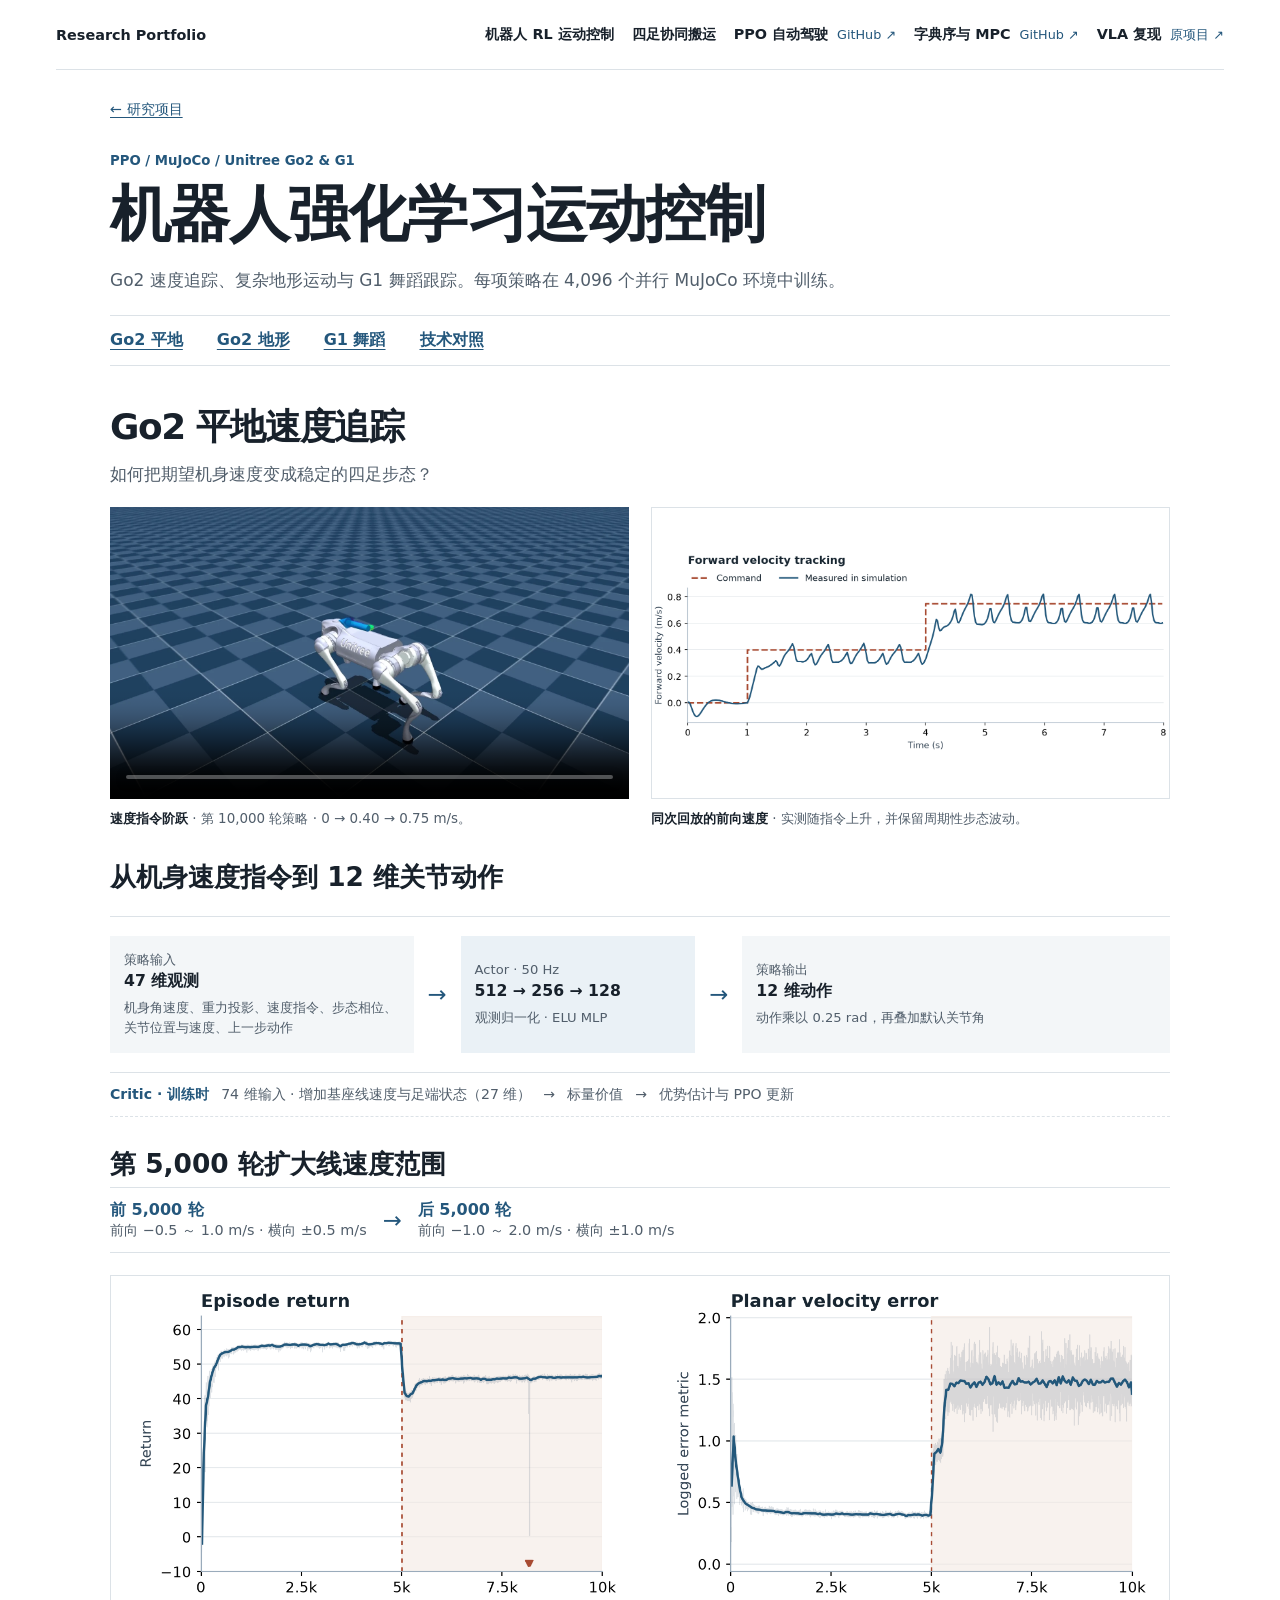
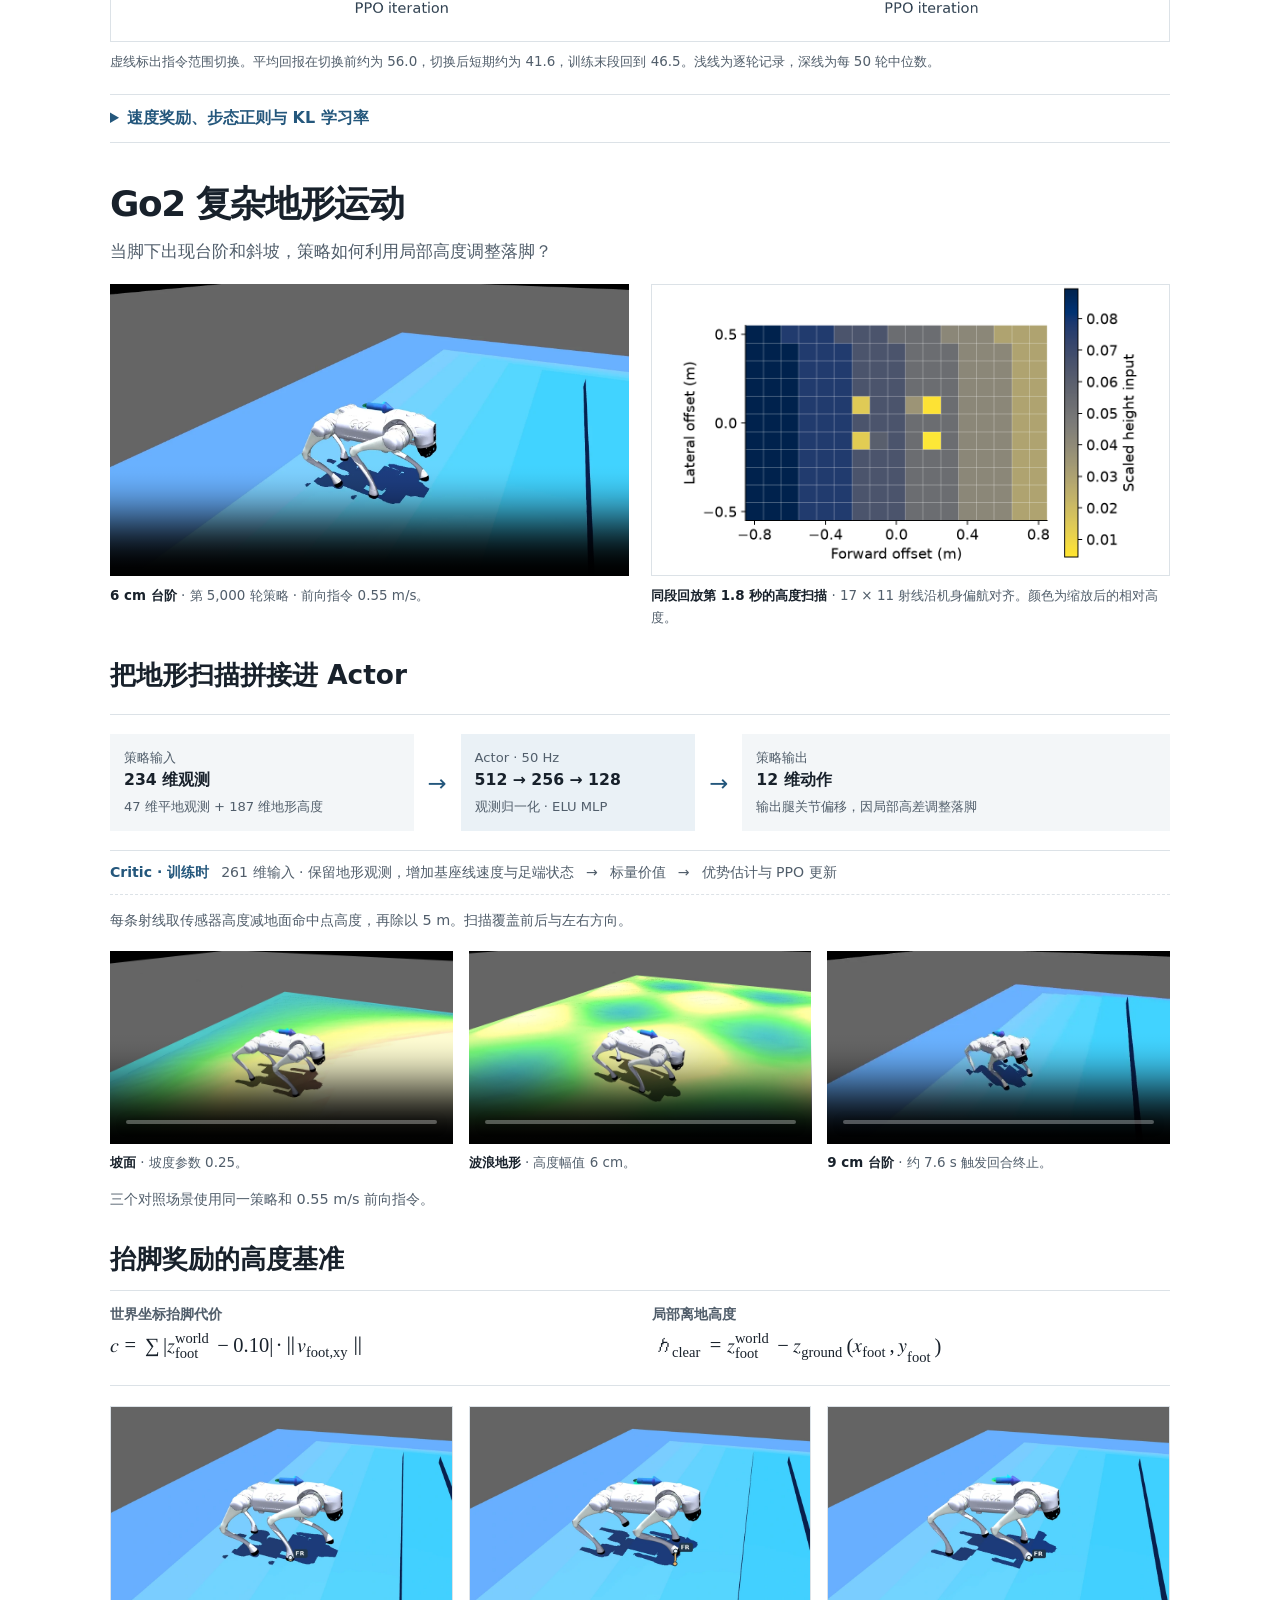
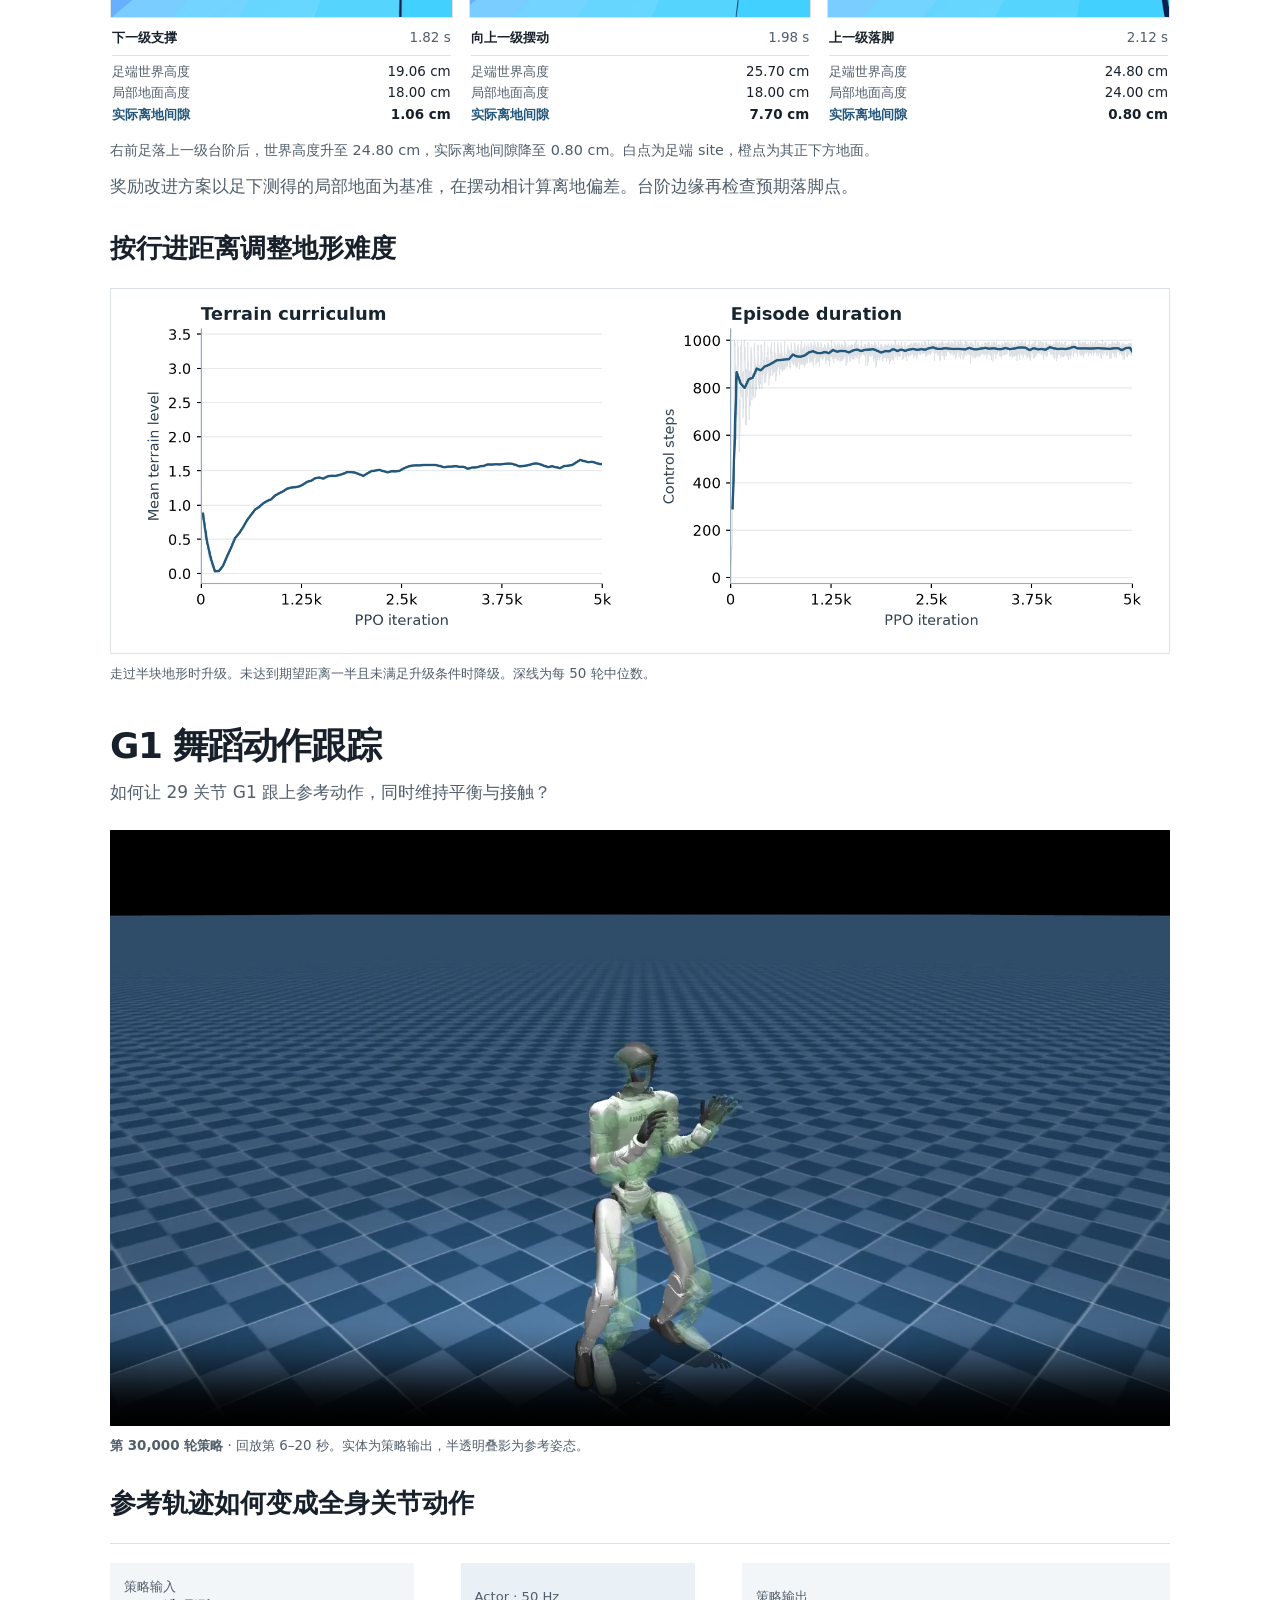
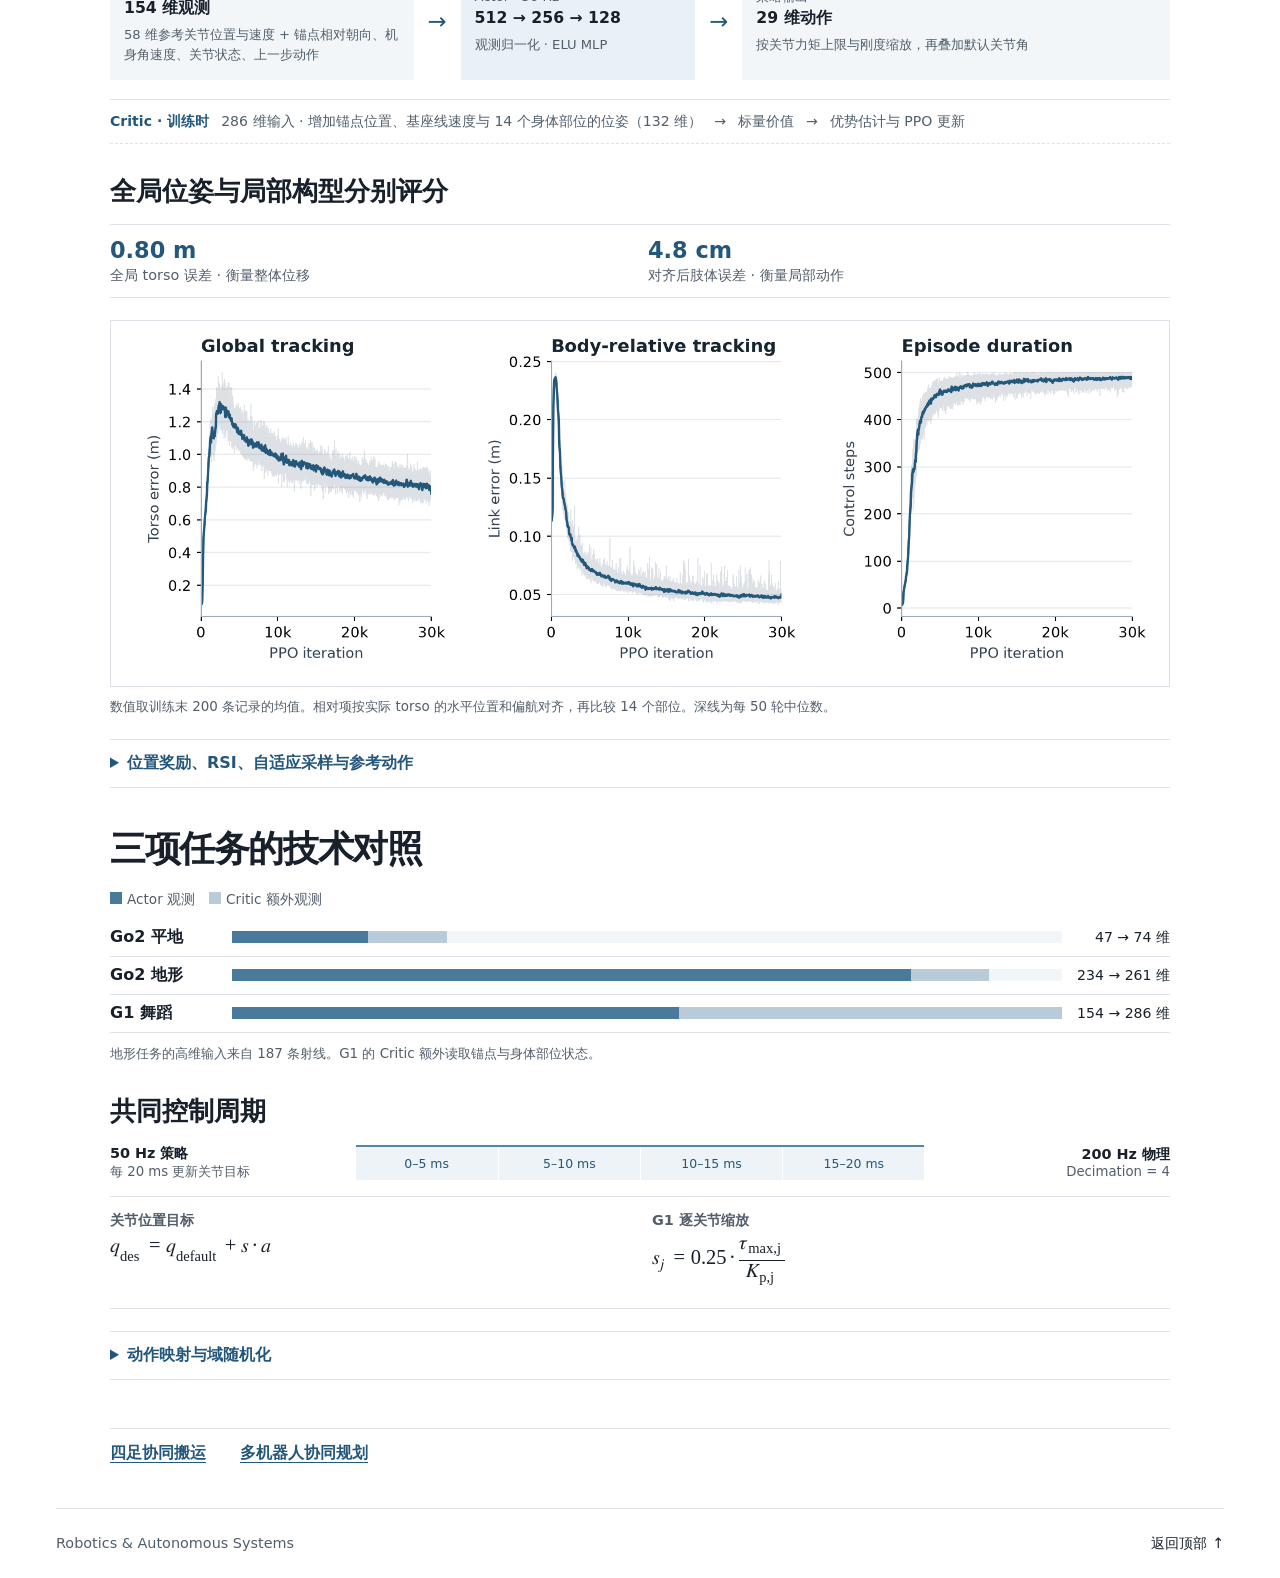
<file: locomotion.html>
<!doctype html>
<html lang="zh-CN"><head><meta charset="utf-8"><meta name="viewport" content="width=device-width, initial-scale=1">
<title>机器人强化学习运动控制 | Research Portfolio</title><link rel="stylesheet" href="style.css?v=16"><script src="site.js?v=9" defer></script></head>
<body><a class="skip" href="#main">跳到正文</a>
<header class="shell mast"><a class="brand" href="index.html">Research Portfolio</a><nav class="project-nav" aria-label="项目与源码">
<a class="nav-project" href="locomotion.html" aria-current="page">机器人 RL 运动控制</a>
<a class="nav-project" href="decplm.html">四足协同搬运</a>
<div><a href="ppo.html">PPO 自动驾驶</a><a href="https://github.com/5bobo/CASE">GitHub ↗</a></div>
<div><a href="robotics.html">字典序与 MPC</a><a href="robotics.html#repositories">GitHub ↗</a></div>
<div><a href="vla.html">VLA 复现</a><a href="https://github.com/xiaomi-research/unidrivevla">原项目 ↗</a></div></nav></header><main class="shell" id="main"><a class="back" href="index.html#research">← 研究项目</a>
<article class="study" id="locomotion">
<header>
  <p class="method">PPO / MuJoCo / Unitree Go2 &amp; G1</p>
  <h1>机器人强化学习运动控制</h1>
  <p>Go2 速度追踪、复杂地形运动与 G1 舞蹈跟踪。每项策略在 4,096 个并行 MuJoCo 环境中训练。</p>
</header>
<nav class="chapter" aria-label="项目目录"><a href="#flat">Go2 平地</a><a href="#rough">Go2 地形</a><a href="#dance">G1 舞蹈</a><a href="#training">技术对照</a></nav>

<h2 id="flat">Go2 平地速度追踪</h2>
<p>如何把期望机身速度变成稳定的四足步态？</p>
<div class="pair locomotion-evidence">
<figure><video width="1600" height="900" controls playsinline preload="none" poster="assets/locomotion/flat.webp?v=13" src="assets/locomotion/flat.mp4?v=13" aria-label="Go2 平地速度追踪策略回放"></video><figcaption><strong>速度指令阶跃</strong> · 第 10,000 轮策略 · 0 → 0.40 → 0.75 m/s。</figcaption></figure>
<figure data-zoom-image="locomotion/speed-response-hd.png"><a href="assets/locomotion/speed-response-hd.png"><img src="assets/locomotion/speed-response-hd.png" width="1520" height="589" loading="lazy" decoding="async" alt="低速回放实测前向速度。第 1 秒变为 0.40 m/s，第 4 秒变为 0.75 m/s。"></a><figcaption><strong>同次回放的前向速度</strong> · 实测随指令上升，并保留周期性步态波动。</figcaption></figure>
</div>
<h3>从机身速度指令到 12 维关节动作</h3>
<figure class="locomotion-architecture" aria-label="Go2 平地的非对称 Actor–Critic">
  <div class="transport-diagram">
    <div class="transport-node"><small>策略输入</small><strong>47 维观测</strong><span>机身角速度、重力投影、速度指令、步态相位、关节位置与速度、上一步动作</span></div>
    <span class="transport-arrow" aria-hidden="true">→</span>
    <div class="transport-node transport-actor"><small>Actor · 50 Hz</small><strong>512 → 256 → 128</strong><span>观测归一化 · ELU MLP</span></div>
    <span class="transport-arrow" aria-hidden="true">→</span>
    <div class="transport-node"><small>策略输出</small><strong>12 维动作</strong><span>动作乘以 0.25 rad，再叠加默认关节角</span></div>
  </div>
  <div class="transport-train">
    <strong>Critic · 训练时</strong><span>74 维输入 · 增加基座线速度与足端状态（27 维）</span>
    <span class="train-arrow" aria-hidden="true">→</span><span>标量价值</span>
    <span class="train-arrow" aria-hidden="true">→</span><span>优势估计与 PPO 更新</span>
  </div>
</figure>
<h3>第 5,000 轮扩大线速度范围</h3>
<div class="locomotion-course" aria-label="平地速度课程的两个阶段">
  <div><strong>前 5,000 轮</strong><span>前向 −0.5 ～ 1.0 m/s · 横向 ±0.5 m/s</span></div>
  <span class="transport-arrow" aria-hidden="true">→</span>
  <div><strong>后 5,000 轮</strong><span>前向 −1.0 ～ 2.0 m/s · 横向 ±1.0 m/s</span></div>
</div>
<figure data-zoom-image="locomotion/flat-overview.png"><a href="assets/locomotion/flat-overview.png"><img src="assets/locomotion/flat-overview.png" width="1900" height="655" loading="lazy" decoding="async" alt="Go2 平地训练的回报与平面速度误差，在约第 5000 轮标出指令范围扩展"></a><figcaption>虚线标出指令范围切换。平均回报在切换前约为 56.0，切换后短期约为 41.6，训练末段回到 46.5。浅线为逐轮记录，深线为每 50 轮中位数。</figcaption></figure>
<details class="locomotion-details"><summary>速度奖励、步态正则与 KL 学习率</summary>
  <p>线速度与角速度跟踪各权重 1。接触相位塑造对角步态，脚滑、落地冲击、限位和动作变化率约束执行。</p>
  <div class="locomotion-equations">
<div class="locomotion-formula"><span>线速度奖励</span><div class="loss-equation"><math display="block" aria-label="线速度奖励"><mrow><msub><mi>r</mi><mi>v</mi></msub><mo>=</mo><mrow><mi>exp</mi><mo>(</mo><mrow><mo>−</mo><mfrac><mrow><msup><mrow><mo>‖</mo><mrow><msub><mi>v</mi><mi>xy</mi></msub><mo>−</mo><msubsup><mi>v</mi><mi>xy</mi><mtext>cmd</mtext></msubsup></mrow><mo>‖</mo></mrow><mn>2</mn></msup><mo>+</mo><mn>2</mn><msup><msub><mi>v</mi><mi>z</mi></msub><mn>2</mn></msup></mrow><mn>0.25</mn></mfrac></mrow><mo>)</mo></mrow></mrow></math></div></div>
<div class="locomotion-formula"><span>角速度奖励</span><div class="loss-equation"><math display="block" aria-label="角速度奖励"><mrow><msub><mi>r</mi><mi>ω</mi></msub><mo>=</mo><mrow><mi>exp</mi><mo>(</mo><mrow><mo>−</mo><mfrac><mrow><msup><mrow><mo>(</mo><mrow><msub><mi>ω</mi><mi>z</mi></msub><mo>−</mo><msubsup><mi>ω</mi><mi>z</mi><mtext>cmd</mtext></msubsup></mrow><mo>)</mo></mrow><mn>2</mn></msup><mo>+</mo><mn>0.05</mn><msup><mrow><mo>‖</mo><msub><mi>ω</mi><mi>xy</mi></msub><mo>‖</mo></mrow><mn>2</mn></msup></mrow><mn>0.5</mn></mfrac></mrow><mo>)</mo></mrow></mrow></math></div></div>
</div>
  <p>以 0.001 为初始学习率，按小批次的新旧策略分布 KL 调整步长。目标 KL 为 0.01。</p>
  <div class="locomotion-equations">
<div class="locomotion-formula"><span>KL 学习率更新</span><div class="loss-equation">
<math display="block" aria-label="平均 KL 偏大时学习率除以 1.5，偏小时乘以 1.5，其余保持当前值">
<mrow><msup><mi>η</mi><mo>′</mo></msup><mo>=</mo><mo>{</mo>
<mtable columnalign="left left" columnspacing="1em" rowspacing=".35em">
<mtr><mtd><mrow><mi>max</mi><mo>(</mo><mfrac><mi>η</mi><mn>1.5</mn></mfrac><mo>,</mo><msup><mn>10</mn><mrow><mo>−</mo><mn>5</mn></mrow></msup><mo>)</mo></mrow></mtd><mtd><mrow><mi>KL</mi><mo>&gt;</mo><mn>0.02</mn></mrow></mtd></mtr>
<mtr><mtd><mrow><mi>min</mi><mo>(</mo><mn>1.5</mn><mi>η</mi><mo>,</mo><msup><mn>10</mn><mrow><mo>−</mo><mn>2</mn></mrow></msup><mo>)</mo></mrow></mtd><mtd><mrow><mn>0</mn><mo>&lt;</mo><mi>KL</mi><mo>&lt;</mo><mn>0.005</mn></mrow></mtd></mtr>
<mtr><mtd><mi>η</mi></mtd><mtd><mtext>其他情况</mtext></mtd></mtr>
</mtable></mrow></math></div></div>
</div>
  <figure data-zoom-image="locomotion/adapt-lr.png"><a href="assets/locomotion/adapt-lr.png"><img src="assets/locomotion/adapt-lr.png" width="1520" height="532" loading="lazy" decoding="async" alt="Go2 平地训练的 KL 自适应学习率曲线"></a><figcaption>实际训练学习率。纵轴采用对数刻度，虚线对应速度课程切换。</figcaption></figure>
  <p>偏航指令全程为 ±1.0 rad/s。速度误差按最长指令步数归一化并在回合内累加。回报低于 −10 的六轮以向下标记表示。</p>
</details>

<h2 id="rough">Go2 复杂地形运动</h2>
<p>当脚下出现台阶和斜坡，策略如何利用局部高度调整落脚？</p>
<div class="pair locomotion-evidence">
<figure><video width="1600" height="900" controls playsinline preload="none" poster="assets/locomotion/rough.webp?v=13" src="assets/locomotion/rough.mp4?v=13" aria-label="Go2 六厘米台阶地形运动"></video><figcaption><strong>6 cm 台阶</strong> · 第 5,000 轮策略 · 前向指令 0.55 m/s。</figcaption></figure>
<figure data-zoom-image="locomotion/height-scan.png"><a href="assets/locomotion/height-scan.png"><img src="assets/locomotion/height-scan.png" width="972" height="612" loading="lazy" decoding="async" alt="同帧 187 个射线高度值组成的真实网格，台阶在前向出现高度差"></a><figcaption><strong>同段回放第 1.8 秒的高度扫描</strong> · 17 × 11 射线沿机身偏航对齐。颜色为缩放后的相对高度。</figcaption></figure>
</div>
<h3>把地形扫描拼接进 Actor</h3>
<figure class="locomotion-architecture" aria-label="Go2 地形的非对称 Actor–Critic">
  <div class="transport-diagram">
    <div class="transport-node"><small>策略输入</small><strong>234 维观测</strong><span>47 维平地观测 + 187 维地形高度</span></div>
    <span class="transport-arrow" aria-hidden="true">→</span>
    <div class="transport-node transport-actor"><small>Actor · 50 Hz</small><strong>512 → 256 → 128</strong><span>观测归一化 · ELU MLP</span></div>
    <span class="transport-arrow" aria-hidden="true">→</span>
    <div class="transport-node"><small>策略输出</small><strong>12 维动作</strong><span>输出腿关节偏移，因局部高差调整落脚</span></div>
  </div>
  <div class="transport-train">
    <strong>Critic · 训练时</strong><span>261 维输入 · 保留地形观测，增加基座线速度与足端状态</span>
    <span class="train-arrow" aria-hidden="true">→</span><span>标量价值</span>
    <span class="train-arrow" aria-hidden="true">→</span><span>优势估计与 PPO 更新</span>
  </div>
</figure>
<p class="study-source">每条射线取传感器高度减地面命中点高度，再除以 5 m。扫描覆盖前后与左右方向。</p>
<div class="locomotion-cases">
<figure><video width="1600" height="900" controls playsinline preload="none" poster="assets/locomotion/rough-slope.webp" src="assets/locomotion/rough-slope.mp4" aria-label="Go2 坡面运动"></video><figcaption><strong>坡面</strong> · 坡度参数 0.25。</figcaption></figure>
<figure><video width="1600" height="900" controls playsinline preload="none" poster="assets/locomotion/rough-waves.webp" src="assets/locomotion/rough-waves.mp4" aria-label="Go2 波浪地形运动"></video><figcaption><strong>波浪地形</strong> · 高度幅值 6 cm。</figcaption></figure>
<figure><video width="960" height="540" controls playsinline preload="none" poster="assets/locomotion/rough-terminal.webp" src="assets/locomotion/rough-terminal.mp4" aria-label="Go2 九厘米台阶场景的一次终止前回放"></video><figcaption><strong>9 cm 台阶</strong> · 约 7.6 s 触发回合终止。</figcaption></figure>
</div>
<p class="study-source">三个对照场景使用同一策略和 0.55 m/s 前向指令。</p>
<h3>抬脚奖励的高度基准</h3>
<div class="locomotion-equations">
<div class="locomotion-formula"><span>世界坐标抬脚代价</span><div class="loss-equation"><math display="block" aria-label="世界坐标抬脚代价"><mrow><mi>c</mi><mo>=</mo><mo>∑</mo><mrow><mo>|</mo><mrow><msubsup><mi>z</mi><mi>foot</mi><mtext>world</mtext></msubsup><mo>−</mo><mn>0.10</mn></mrow><mo>|</mo></mrow><mo>·</mo><mrow><mo>‖</mo><msub><mi>v</mi><mi>foot,xy</mi></msub><mo>‖</mo></mrow></mrow></math></div></div>
<div class="locomotion-formula"><span>局部离地高度</span><div class="loss-equation"><math display="block" aria-label="局部离地高度"><mrow><msub><mi>h</mi><mi>clear</mi></msub><mo>=</mo><msubsup><mi>z</mi><mi>foot</mi><mtext>world</mtext></msubsup><mo>−</mo><msub><mi>z</mi><mi>ground</mi></msub><mrow><mo>(</mo><mrow><msub><mi>x</mi><mi>foot</mi></msub><mo>,</mo><msub><mi>y</mi><mi>foot</mi></msub></mrow><mo>)</mo></mrow></mrow></math></div></div>
</div>
<div class="footsteps" aria-label="右前足跨越 6 cm 台阶的三帧仿真">
  <figure data-zoom-image="locomotion/step-fr-90.webp">
    <a href="assets/locomotion/step-fr-90.webp"><img src="assets/locomotion/step-fr-90.webp" width="960" height="592" loading="lazy" decoding="async" alt="Go2 右前足在下一级支撑阶段的实测位置，白点是足端，橙点是正下方地面"></a>
    <figcaption><div class="footstep-label"><strong>下一级支撑</strong><span>1.82 s</span></div>
      <dl><div><dt>足端世界高度</dt><dd>19.06 cm</dd></div><div><dt>局部地面高度</dt><dd>18.00 cm</dd></div><div><dt>实际离地间隙</dt><dd>1.06 cm</dd></div></dl>
    </figcaption>
  </figure>
  <figure data-zoom-image="locomotion/step-fr-98.webp">
    <a href="assets/locomotion/step-fr-98.webp"><img src="assets/locomotion/step-fr-98.webp" width="960" height="592" loading="lazy" decoding="async" alt="Go2 右前足在向上一级摆动阶段的实测位置，白点是足端，橙点是正下方地面"></a>
    <figcaption><div class="footstep-label"><strong>向上一级摆动</strong><span>1.98 s</span></div>
      <dl><div><dt>足端世界高度</dt><dd>25.70 cm</dd></div><div><dt>局部地面高度</dt><dd>18.00 cm</dd></div><div><dt>实际离地间隙</dt><dd>7.70 cm</dd></div></dl>
    </figcaption>
  </figure>
  <figure data-zoom-image="locomotion/step-fr-105.webp">
    <a href="assets/locomotion/step-fr-105.webp"><img src="assets/locomotion/step-fr-105.webp" width="960" height="592" loading="lazy" decoding="async" alt="Go2 右前足在上一级落脚阶段的实测位置，白点是足端，橙点是正下方地面"></a>
    <figcaption><div class="footstep-label"><strong>上一级落脚</strong><span>2.12 s</span></div>
      <dl><div><dt>足端世界高度</dt><dd>24.80 cm</dd></div><div><dt>局部地面高度</dt><dd>24.00 cm</dd></div><div><dt>实际离地间隙</dt><dd>0.80 cm</dd></div></dl>
    </figcaption>
  </figure>
</div>

<p class="footstep-note">右前足落上一级台阶后，世界高度升至 24.80 cm，实际离地间隙降至 0.80 cm。白点为足端 site，橙点为其正下方地面。</p>
<p>奖励改进方案以足下测得的局部地面为基准，在摆动相计算离地偏差。台阶边缘再检查预期落脚点。</p>
<h3>按行进距离调整地形难度</h3>
<figure data-zoom-image="locomotion/rough-overview.png"><a href="assets/locomotion/rough-overview.png"><img src="assets/locomotion/rough-overview.png" width="1900" height="655" loading="lazy" decoding="async" alt="Go2 粗糙地形训练的平均地形等级和回合时长"></a><figcaption>走过半块地形时升级。未达到期望距离一半且未满足升级条件时降级。深线为每 50 轮中位数。</figcaption></figure>

<h2 id="dance">G1 舞蹈动作跟踪</h2>
<p>如何让 29 关节 G1 跟上参考动作，同时维持平衡与接触？</p>
<figure><video width="1600" height="900" controls playsinline preload="none" poster="assets/locomotion/dance.webp?v=13" src="assets/locomotion/dance.mp4?v=13" aria-label="G1 舞蹈动作跟踪及参考姿态"></video><figcaption><strong>第 30,000 轮策略</strong> · 回放第 6–20 秒。实体为策略输出，半透明叠影为参考姿态。</figcaption></figure>
<h3>参考轨迹如何变成全身关节动作</h3>
<figure class="locomotion-architecture" aria-label="G1 舞蹈的非对称 Actor–Critic">
  <div class="transport-diagram">
    <div class="transport-node"><small>策略输入</small><strong>154 维观测</strong><span>58 维参考关节位置与速度 + 锚点相对朝向、机身角速度、关节状态、上一步动作</span></div>
    <span class="transport-arrow" aria-hidden="true">→</span>
    <div class="transport-node transport-actor"><small>Actor · 50 Hz</small><strong>512 → 256 → 128</strong><span>观测归一化 · ELU MLP</span></div>
    <span class="transport-arrow" aria-hidden="true">→</span>
    <div class="transport-node"><small>策略输出</small><strong>29 维动作</strong><span>按关节力矩上限与刚度缩放，再叠加默认关节角</span></div>
  </div>
  <div class="transport-train">
    <strong>Critic · 训练时</strong><span>286 维输入 · 增加锚点位置、基座线速度与 14 个身体部位的位姿（132 维）</span>
    <span class="train-arrow" aria-hidden="true">→</span><span>标量价值</span>
    <span class="train-arrow" aria-hidden="true">→</span><span>优势估计与 PPO 更新</span>
  </div>
</figure>
<h3>全局位姿与局部构型分别评分</h3>
<div class="locomotion-distances">
  <div><strong>0.80 m</strong><span>全局 torso 误差 · 衡量整体位移</span></div>
  <div><strong>4.8 cm</strong><span>对齐后肢体误差 · 衡量局部动作</span></div>
</div>
<figure data-zoom-image="locomotion/dance-overview.png"><a href="assets/locomotion/dance-overview.png"><img src="assets/locomotion/dance-overview.png" width="1900" height="655" loading="lazy" decoding="async" alt="G1 舞蹈训练的全局躯干位置误差、相对身体位置误差与回合时长"></a><figcaption>数值取训练末 200 条记录的均值。相对项按实际 torso 的水平位置和偏航对齐，再比较 14 个部位。深线为每 50 轮中位数。</figcaption></figure>
<details class="locomotion-details"><summary>位置奖励、RSI、自适应采样与参考动作</summary>
  <div class="locomotion-equations">
<div class="locomotion-formula"><span>全局位置奖励</span><div class="loss-equation"><math display="block" aria-label="全局位置奖励"><mrow><msub><mi>r</mi><mi>root</mi></msub><mo>=</mo><mrow><mi>exp</mi><mo>(</mo><mrow><mo>−</mo><mfrac><msup><mrow><mo>‖</mo><mrow><msub><mi>p</mi><mi>torso</mi></msub><mo>−</mo><msubsup><mi>p</mi><mi>torso</mi><mtext>ref</mtext></msubsup></mrow><mo>‖</mo></mrow><mn>2</mn></msup><msup><mn>0.3</mn><mn>2</mn></msup></mfrac></mrow><mo>)</mo></mrow></mrow></math></div></div>
<div class="locomotion-formula"><span>相对位置奖励</span><div class="loss-equation"><math display="block" aria-label="相对位置奖励"><mrow><msub><mi>r</mi><mi>body</mi></msub><mo>=</mo><mrow><mi>exp</mi><mo>(</mo><mrow><mo>−</mo><mfrac><mrow><msub><mi>mean</mi><mi>i</mi></msub><msup><mrow><mo>‖</mo><mrow><msub><mi>p</mi><mi>i</mi></msub><mo>−</mo><msubsup><mi>p</mi><mi>i</mi><mtext>aligned ref</mtext></msubsup></mrow><mo>‖</mo></mrow><mn>2</mn></msup></mrow><msup><mn>0.3</mn><mn>2</mn></msup></mfrac></mrow><mo>)</mo></mrow></mrow></math></div></div>
</div>
  <ul class="notes">
    <li><strong>评分权重。</strong> 全局位置、朝向各 0.5，相对位置、朝向各 1.0。线速度与角速度跟踪各 1.0。</li>
    <li><strong>RSI 与自适应采样。</strong> 从参考片段重置机器人。终止较频繁的时段提高采样概率，均匀项保留全段覆盖。</li>
    <li><strong>参考动作。</strong> 使用已匹配 G1 关节的轨迹。CSV 转 NPZ 负责时间重采样和正运动学，人体动作重定向在上游完成。</li>
  </ul>
</details>

<h2 id="training">三项任务的技术对照</h2>
<figure class="locomotion-dimensions" aria-label="三种运动策略的输入维度">
  <div class="dimension-key"><span>Actor 观测</span><span>Critic 额外观测</span></div>
  <dl>
    <div><dt>Go2 平地</dt><dd><div class="dimension-track" style="--actor:47;--extra:27" aria-hidden="true"><i></i><i></i></div><span>47 → 74 维</span></dd></div>
    <div><dt>Go2 地形</dt><dd><div class="dimension-track" style="--actor:234;--extra:27" aria-hidden="true"><i></i><i></i></div><span>234 → 261 维</span></dd></div>
    <div><dt>G1 舞蹈</dt><dd><div class="dimension-track" style="--actor:154;--extra:132" aria-hidden="true"><i></i><i></i></div><span>154 → 286 维</span></dd></div>
  </dl>
  <figcaption>地形任务的高维输入来自 187 条射线。G1 的 Critic 额外读取锚点与身体部位状态。</figcaption>
</figure>
<h3>共同控制周期</h3>
<div class="control-clock" aria-label="策略每 20 毫秒更新，MuJoCo 以 5 毫秒步进">
  <div class="clock-policy"><strong>50 Hz 策略</strong><span>每 20 ms 更新关节目标</span></div>
  <ol class="clock-ticks"><li>0–5 ms</li><li>5–10 ms</li><li>10–15 ms</li><li>15–20 ms</li></ol>
  <div class="clock-physics"><strong>200 Hz 物理</strong><span>Decimation = 4</span></div>
</div>
<div class="locomotion-equations">
<div class="locomotion-formula"><span>关节位置目标</span><div class="loss-equation"><math display="block" aria-label="关节位置目标"><mrow><msub><mi>q</mi><mi>des</mi></msub><mo>=</mo><msub><mi>q</mi><mi>default</mi></msub><mo>+</mo><mi>s</mi><mo>·</mo><mi>a</mi></mrow></math></div></div>
<div class="locomotion-formula"><span>G1 逐关节缩放</span><div class="loss-equation"><math display="block" aria-label="G1 逐关节缩放"><mrow><msub><mi>s</mi><mi>j</mi></msub><mo>=</mo><mn>0.25</mn><mo>·</mo><mfrac><msub><mi>τ</mi><mi>max,j</mi></msub><msub><mi>K</mi><mi>p,j</mi></msub></mfrac></mrow></math></div></div>
</div>
<details class="locomotion-details"><summary>动作映射与域随机化</summary>
  <ul class="notes">
    <li><strong>关节目标。</strong> Go2 统一缩放 0.25。G1 逐关节设定缩放，膝关节约 0.351 rad，髋俯仰约 0.548 rad。PD 在每个物理步跟踪目标。</li>
    <li><strong>域随机化。</strong> 足端摩擦、编码器偏置和基座质心在启动时随机化，回合中加入速度扰动。足端摩擦范围为 Go2 0.3–1.6、G1 0.3–1.2。</li>
  </ul>
</details>
</article>
<nav class="related" aria-label="其他项目"><a href="decplm.html">四足协同搬运</a><a href="robotics.html">多机器人协同规划</a></nav></main>
<footer class="shell mast"><span>Robotics &amp; Autonomous Systems</span><a href="#main">返回顶部 ↑</a></footer>
<dialog aria-label="科研图放大查看"><form method="dialog"><button>关闭图像 ×</button></form><img alt=""><p></p></dialog>
</body></html>
</file>
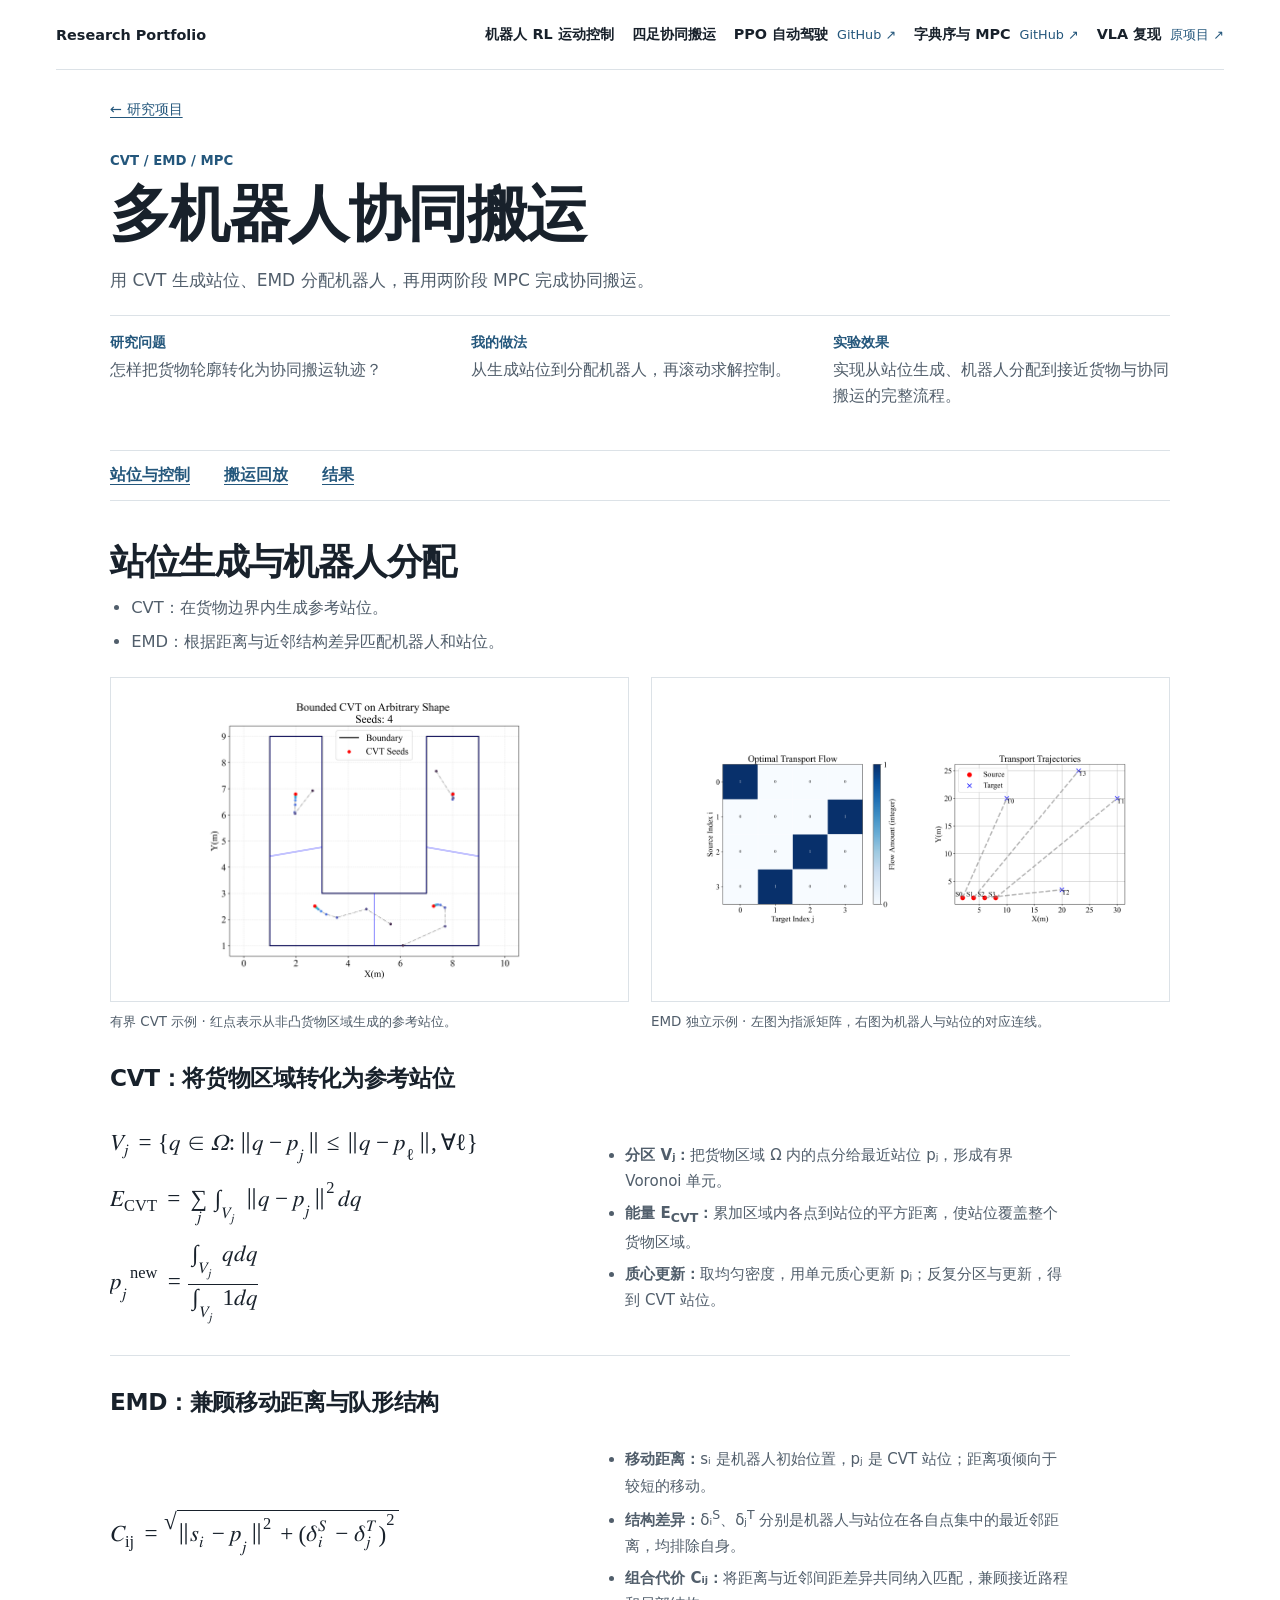
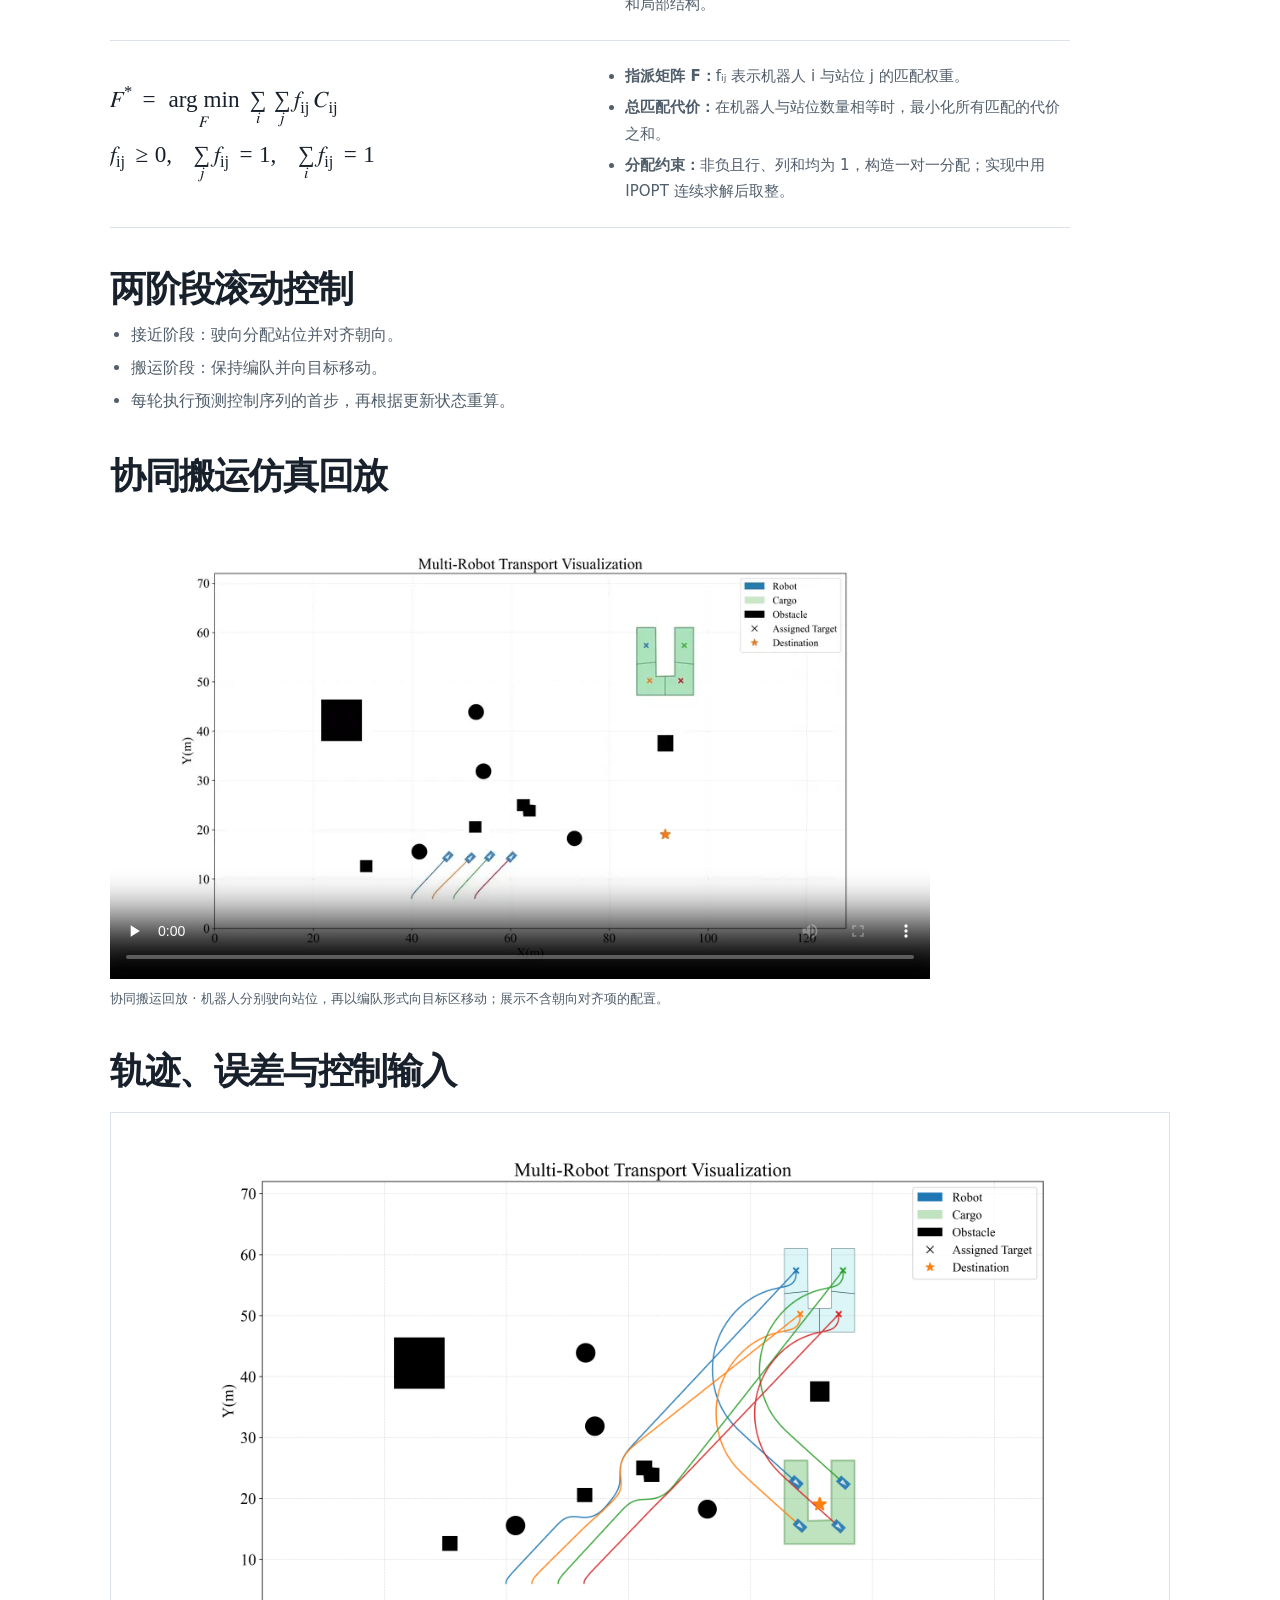
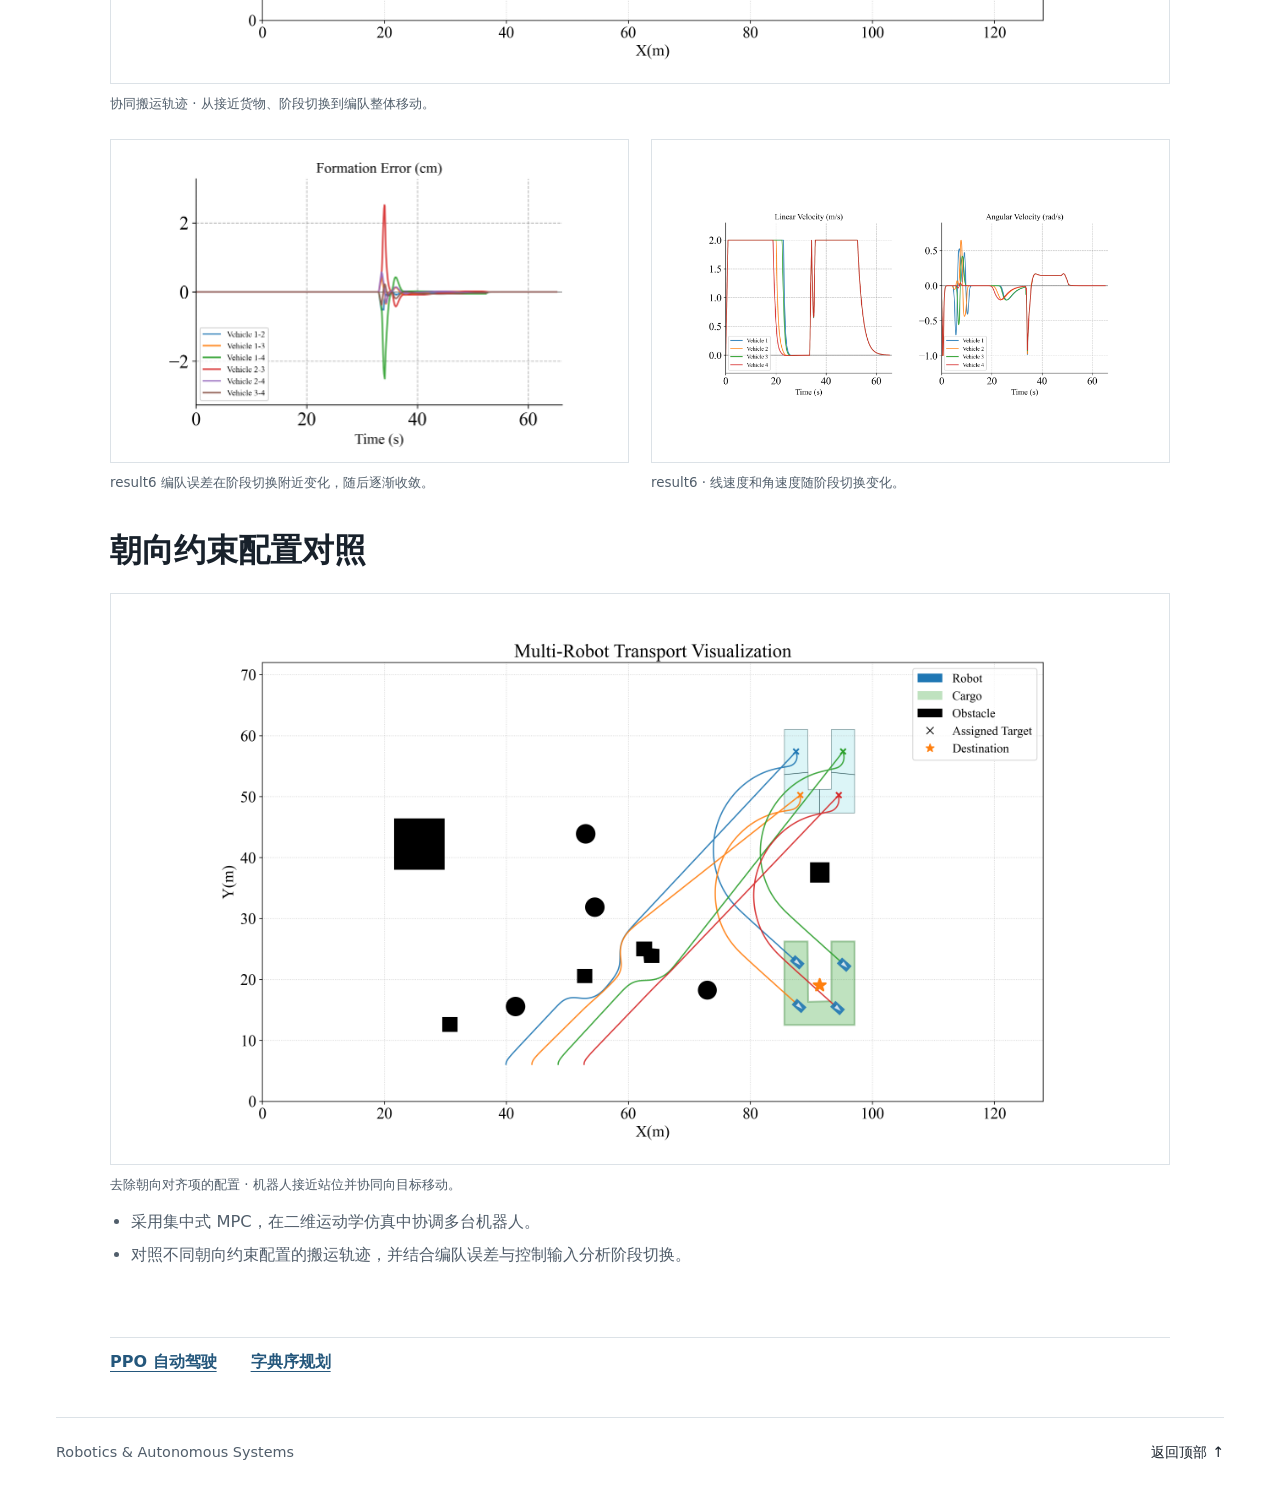
<file: mpc.html>
<!doctype html>
<html lang="zh-CN"><head><meta charset="utf-8"><meta name="viewport" content="width=device-width, initial-scale=1">
<title>Multi-Robot Cooperative Planning with MPC | Research Portfolio</title><link rel="stylesheet" href="style.css?v=14"><script src="site.js?v=9" defer></script></head>
<body><a class="skip" href="#main">跳到正文</a>
<header class="shell mast"><a class="brand" href="index.html">Research Portfolio</a><nav class="project-nav" aria-label="项目与源码">
<a class="nav-project" href="locomotion.html">机器人 RL 运动控制</a>
<a class="nav-project" href="decplm.html">四足协同搬运</a>
<div><a href="ppo.html">PPO 自动驾驶</a><a href="https://github.com/5bobo/CASE">GitHub ↗</a></div>
<div><a href="robotics.html">字典序与 MPC</a><a href="robotics.html#repositories">GitHub ↗</a></div>
<div><a href="vla.html">VLA 复现</a><a href="https://github.com/xiaomi-research/unidrivevla">原项目 ↗</a></div></nav></header><main class="shell" id="main"><a class="back" href="index.html#research">← 研究项目</a><article class="study" id="mpc">
<header><p class="method">CVT / EMD / MPC</p><h1>多机器人协同搬运</h1><p>用 CVT 生成站位、EMD 分配机器人，再用两阶段 MPC 完成协同搬运。</p></header><dl class="talk-track"><div><dt>研究问题</dt><dd>怎样把货物轮廓转化为协同搬运轨迹？</dd></div><div><dt>我的做法</dt><dd>从生成站位到分配机器人，再滚动求解控制。</dd></div><div><dt>实验效果</dt><dd>实现从站位生成、机器人分配到接近货物与协同搬运的完整流程。</dd></div></dl><nav class="chapter" aria-label="项目目录"><a href="#method">站位与控制</a><a href="#demos">搬运回放</a><a href="#mpc-results">结果</a></nav>
<h2 id="method">站位生成与机器人分配</h2><ul class="notes"><li>CVT：在货物边界内生成参考站位。</li><li>EMD：根据距离与近邻结构差异匹配机器人和站位。</li></ul>
<div class="pair"><figure data-zoom-image="mpc/cvt-stations.png"><a href="assets/mpc/cvt-stations.png" aria-label="放大查看：有界 CVT 示例 · 红点表示从非凸货物区域生成的参考站位。"><img src="assets/mpc/cvt-stations.png" width="3000" height="2400" alt="有界 CVT 示例 · 红点表示从非凸货物区域生成的参考站位。" loading="eager" decoding="async"></a><figcaption>有界 CVT 示例 · 红点表示从非凸货物区域生成的参考站位。</figcaption></figure><figure data-zoom-image="mpc/emd-assignment.png"><a href="assets/mpc/emd-assignment.png" aria-label="放大查看：EMD 独立示例 · 左图为指派矩阵，右图为机器人与站位的对应连线。"><img src="assets/mpc/emd-assignment.png" width="4800" height="1800" alt="EMD 独立示例 · 左图为指派矩阵，右图为机器人与站位的对应连线。" loading="eager" decoding="async"></a><figcaption>EMD 独立示例 · 左图为指派矩阵，右图为机器人与站位的对应连线。</figcaption></figure></div>

<section class="objective mpc-objective" aria-label="CVT 分割与 EMD 分配公式">
<h3>CVT：将货物区域转化为参考站位</h3>
<div class="objective-row"><div class="objective-math"><div class="loss-equation"><math xmlns="http://www.w3.org/1998/Math/MathML" display="block" aria-label="V j contains points in the cargo region closest to station p j"><msub><mi>V</mi><mrow><mi>j</mi></mrow></msub><mo>=</mo><mo>{</mo><mi>q</mi><mo>∈</mo><mi>Ω</mi><mo>:</mo><mo>‖</mo><mi>q</mi><mo>−</mo><msub><mi>p</mi><mrow><mi>j</mi></mrow></msub><mo>‖</mo><mo>≤</mo><mo>‖</mo><mi>q</mi><mo>−</mo><msub><mi>p</mi><mrow><mi>ℓ</mi></mrow></msub><mo>‖</mo><mo>,</mo><mo>∀</mo><mi>ℓ</mi><mo>}</mo></math></div><div class="loss-equation"><math xmlns="http://www.w3.org/1998/Math/MathML" display="block" aria-label="E CVT = sum over j integral over V j of squared distance to p j"><msub><mi>E</mi><mrow><mtext>CVT</mtext></mrow></msub><mo>=</mo><munder><mo>∑</mo><mi>j</mi></munder><msub><mo>∫</mo><mrow><msub><mi>V</mi><mrow><mi>j</mi></mrow></msub></mrow></msub><msup><mrow><mo>‖</mo><mi>q</mi><mo>−</mo><msub><mi>p</mi><mrow><mi>j</mi></mrow></msub><mo>‖</mo></mrow><mrow><mn>2</mn></mrow></msup><mi>d</mi><mi>q</mi></math></div><div class="loss-equation"><math xmlns="http://www.w3.org/1998/Math/MathML" display="block" aria-label="p j new = centroid of V j with uniform density"><msup><msub><mi>p</mi><mrow><mi>j</mi></mrow></msub><mrow><mo>new</mo></mrow></msup><mo>=</mo><mfrac><mrow><msub><mo>∫</mo><mrow><msub><mi>V</mi><mrow><mi>j</mi></mrow></msub></mrow></msub><mi>q</mi><mi>d</mi><mi>q</mi></mrow><mrow><msub><mo>∫</mo><mrow><msub><mi>V</mi><mrow><mi>j</mi></mrow></msub></mrow></msub><mn>1</mn><mi>d</mi><mi>q</mi></mrow></mfrac></math></div></div><div class="objective-caption"><ul class="notes">
<li><strong>分区 Vⱼ：</strong>把货物区域 Ω 内的点分给最近站位 pⱼ，形成有界 Voronoi 单元。</li>
<li><strong>能量 E<sub>CVT</sub>：</strong>累加区域内各点到站位的平方距离，使站位覆盖整个货物区域。</li>
<li><strong>质心更新：</strong>取均匀密度，用单元质心更新 pⱼ；反复分区与更新，得到 CVT 站位。</li>
</ul></div></div>
<h3>EMD：兼顾移动距离与队形结构</h3>
<div class="objective-row"><div class="objective-math"><div class="loss-equation"><math xmlns="http://www.w3.org/1998/Math/MathML" display="block" aria-label="C ij = square root of squared travel distance plus squared nearest-neighbor spacing difference"><msub><mi>C</mi><mrow><mi>ij</mi></mrow></msub><mo>=</mo><msqrt><msup><mrow><mo>‖</mo><msub><mi>s</mi><mrow><mi>i</mi></mrow></msub><mo>−</mo><msub><mi>p</mi><mrow><mi>j</mi></mrow></msub><mo>‖</mo></mrow><mrow><mn>2</mn></mrow></msup><mo>+</mo><msup><mrow><mo>(</mo><msubsup><mi>δ</mi><mi>i</mi><mi>S</mi></msubsup><mo>−</mo><msubsup><mi>δ</mi><mi>j</mi><mi>T</mi></msubsup><mo>)</mo></mrow><mrow><mn>2</mn></mrow></msup></msqrt></math></div></div><div class="objective-caption"><ul class="notes">
<li><strong>移动距离：</strong>sᵢ 是机器人初始位置，pⱼ 是 CVT 站位；距离项倾向于较短的移动。</li>
<li><strong>结构差异：</strong>δᵢ<sup>S</sup>、δⱼ<sup>T</sup> 分别是机器人与站位在各自点集中的最近邻距离，均排除自身。</li>
<li><strong>组合代价 Cᵢⱼ：</strong>将距离与近邻间距差异共同纳入匹配，兼顾接近路程和局部结构。</li>
</ul></div></div>
<div class="objective-row"><div class="objective-math"><div class="loss-equation"><math xmlns="http://www.w3.org/1998/Math/MathML" display="block" aria-label="F star minimizes sum over i j of f ij C ij"><msup><mi>F</mi><mrow><mo>*</mo></mrow></msup><mo>=</mo><munder><mo>arg min</mo><mi>F</mi></munder><munder><mo>∑</mo><mi>i</mi></munder><munder><mo>∑</mo><mi>j</mi></munder><msub><mi>f</mi><mrow><mi>ij</mi></mrow></msub><msub><mi>C</mi><mrow><mi>ij</mi></mrow></msub></math></div><div class="loss-equation"><math xmlns="http://www.w3.org/1998/Math/MathML" display="block" aria-label="nonnegative assignment weights with each row and each column summing to one"><msub><mi>f</mi><mrow><mi>ij</mi></mrow></msub><mo>≥</mo><mn>0</mn><mo>,</mo><mspace width=".6em"/><munder><mo>∑</mo><mi>j</mi></munder><msub><mi>f</mi><mrow><mi>ij</mi></mrow></msub><mo>=</mo><mn>1</mn><mo>,</mo><mspace width=".6em"/><munder><mo>∑</mo><mi>i</mi></munder><msub><mi>f</mi><mrow><mi>ij</mi></mrow></msub><mo>=</mo><mn>1</mn></math></div></div><div class="objective-caption"><ul class="notes">
<li><strong>指派矩阵 F：</strong>fᵢⱼ 表示机器人 i 与站位 j 的匹配权重。</li>
<li><strong>总匹配代价：</strong>在机器人与站位数量相等时，最小化所有匹配的代价之和。</li>
<li><strong>分配约束：</strong>非负且行、列和均为 1，构造一对一分配；实现中用 IPOPT 连续求解后取整。</li>
</ul></div></div>
</section>
<h2>两阶段滚动控制</h2><ul class="notes"><li>接近阶段：驶向分配站位并对齐朝向。</li><li>搬运阶段：保持编队并向目标移动。</li><li>每轮执行预测控制序列的首步，再根据更新状态重算。</li></ul>
<h2 id="demos">协同搬运仿真回放</h2><figure class="replay"><video controls playsinline preload="none" poster="assets/mpc/result5-poster.webp" src="assets/mpc/result5-replay.mp4" aria-label="多机器人协同搬运仿真"></video><figcaption>协同搬运回放 · 机器人分别驶向站位，再以编队形式向目标区移动；展示不含朝向对齐项的配置。</figcaption></figure>
<h2 id="mpc-results">轨迹、误差与控制输入</h2><figure data-zoom-image="mpc/transport-trajectory.png"><a href="assets/mpc/transport-trajectory.png" aria-label="放大查看：协同搬运轨迹 · 从接近货物、阶段切换到编队整体移动。"><img src="assets/mpc/transport-trajectory.png" width="4800" height="2700" alt="协同搬运轨迹 · 从接近货物、阶段切换到编队整体移动。" loading="lazy" decoding="async"></a><figcaption>协同搬运轨迹 · 从接近货物、阶段切换到编队整体移动。</figcaption></figure>

<div class="pair"><figure data-zoom-image="mpc/formation-error.png"><a href="assets/mpc/formation-error.png" aria-label="放大查看：result6 编队误差在阶段切换附近变化，随后逐渐收敛。"><img src="assets/mpc/formation-error.png" width="1800" height="1194" alt="result6 编队误差在阶段切换附近变化，随后逐渐收敛。" loading="lazy" decoding="async"></a><figcaption>result6 编队误差在阶段切换附近变化，随后逐渐收敛。</figcaption></figure><figure data-zoom-image="mpc/velocity-curves.png"><a href="assets/mpc/velocity-curves.png" aria-label="放大查看：result6 · 线速度和角速度随阶段切换变化。"><img src="assets/mpc/velocity-curves.png" width="3600" height="1500" alt="result6 · 线速度和角速度随阶段切换变化。" loading="lazy" decoding="async"></a><figcaption>result6 · 线速度和角速度随阶段切换变化。</figcaption></figure></div>
<h3>朝向约束配置对照</h3>
<figure data-zoom-image="mpc/without-orientation-trajectory.png"><a href="assets/mpc/without-orientation-trajectory.png" aria-label="放大查看：去除朝向对齐项的配置 · 机器人接近站位并协同向目标移动。"><img src="assets/mpc/without-orientation-trajectory.png" width="4800" height="2700" alt="去除朝向对齐项的配置 · 机器人接近站位并协同向目标移动。" loading="lazy" decoding="async"></a><figcaption>去除朝向对齐项的配置 · 机器人接近站位并协同向目标移动。</figcaption></figure><ul class="notes"><li>采用集中式 MPC，在二维运动学仿真中协调多台机器人。</li><li>对照不同朝向约束配置的搬运轨迹，并结合编队误差与控制输入分析阶段切换。</li></ul>
</article><nav class="related" aria-label="其他研究"><a href="ppo.html">PPO 自动驾驶</a><a href="lex.html">字典序规划</a></nav></main>
<footer class="shell mast"><span>Robotics &amp; Autonomous Systems</span><a href="#main">返回顶部 ↑</a></footer>
<dialog aria-label="科研图放大查看"><form method="dialog"><button>关闭图像 ×</button></form><img alt=""><p></p></dialog>
</body></html>
</file>
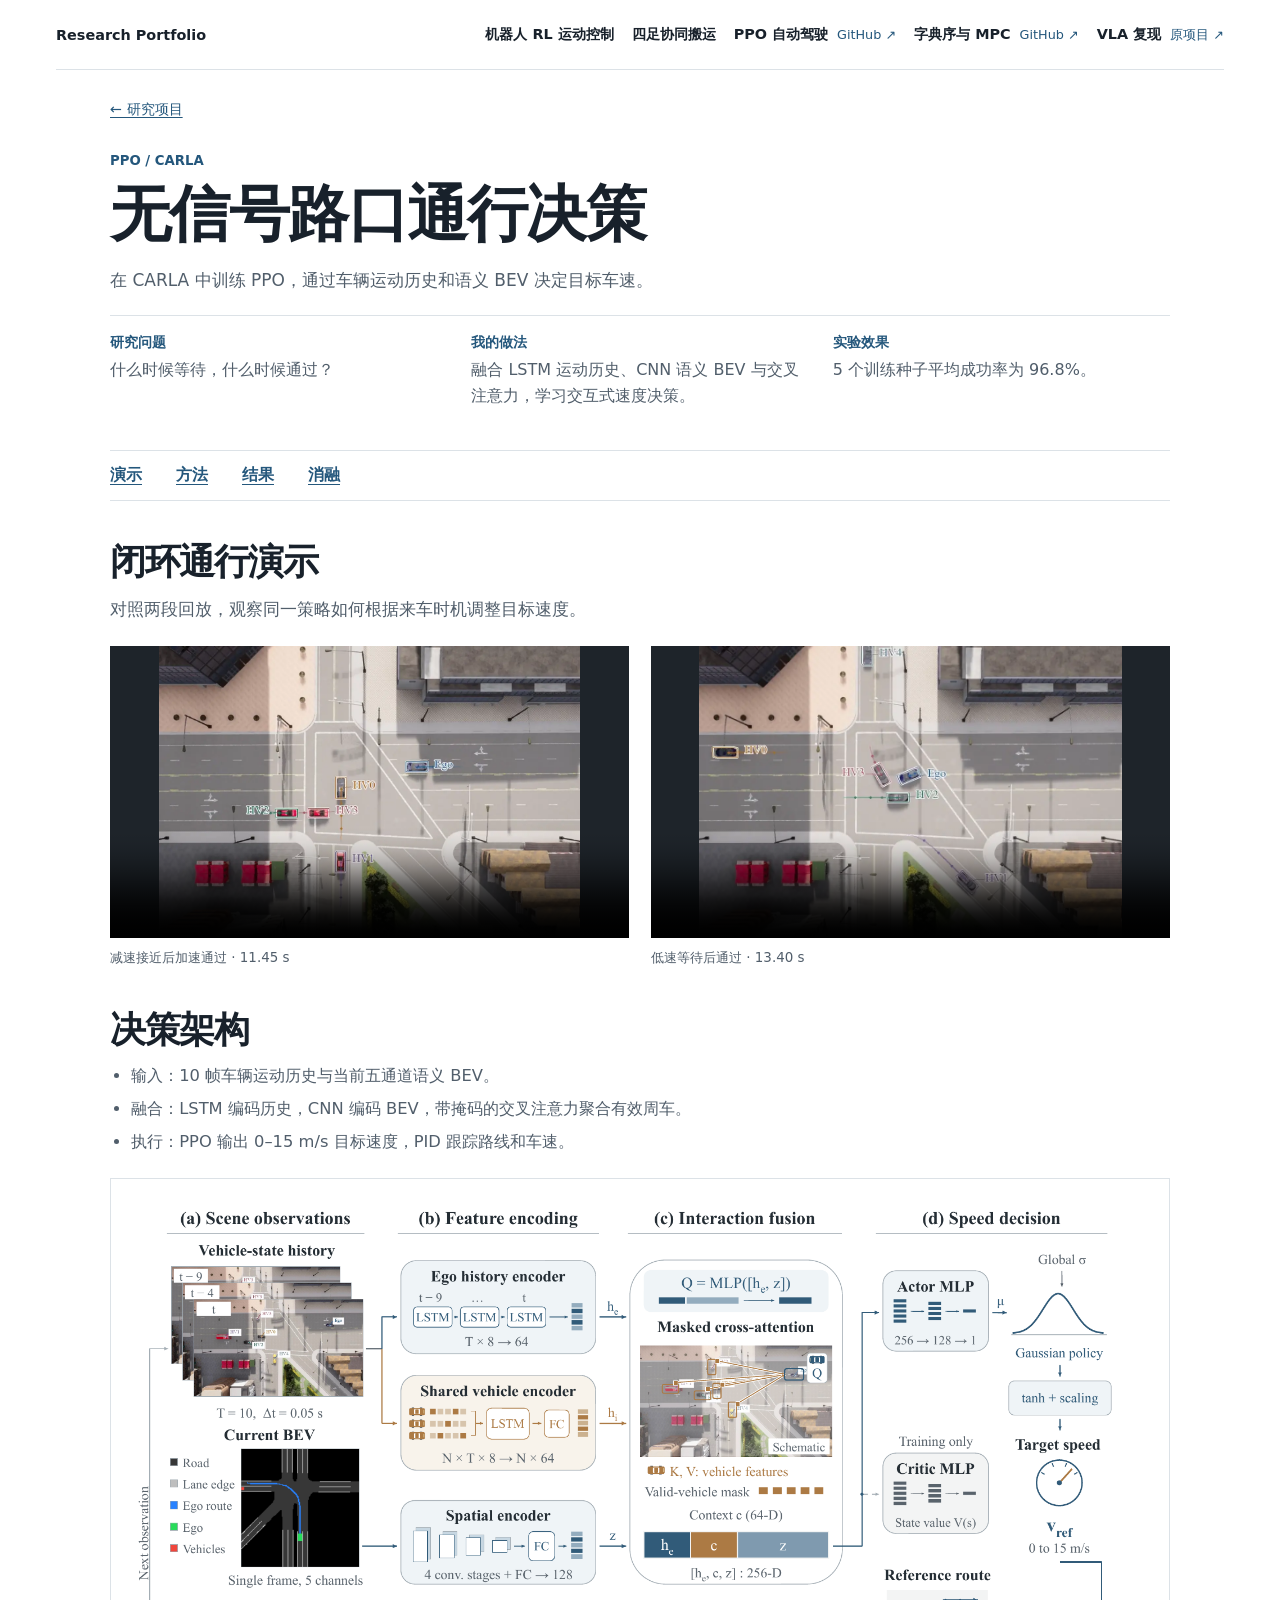
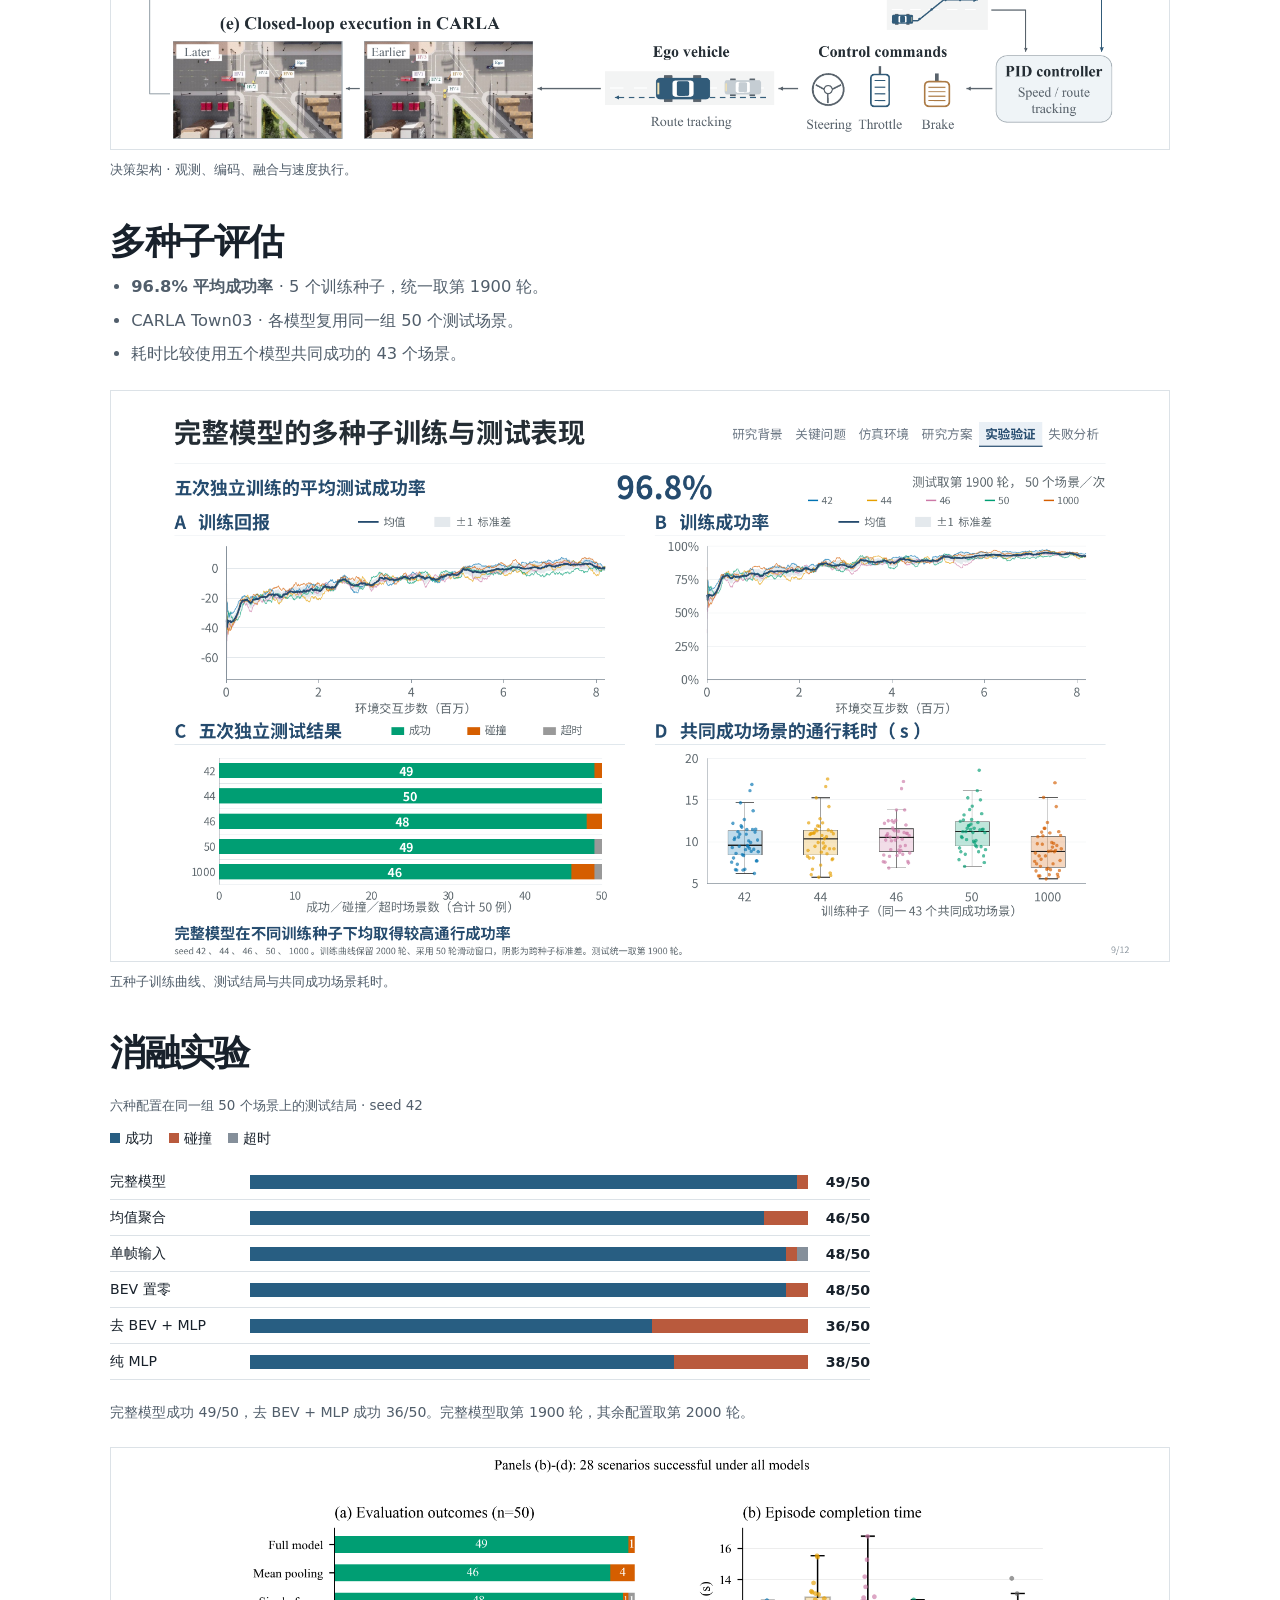
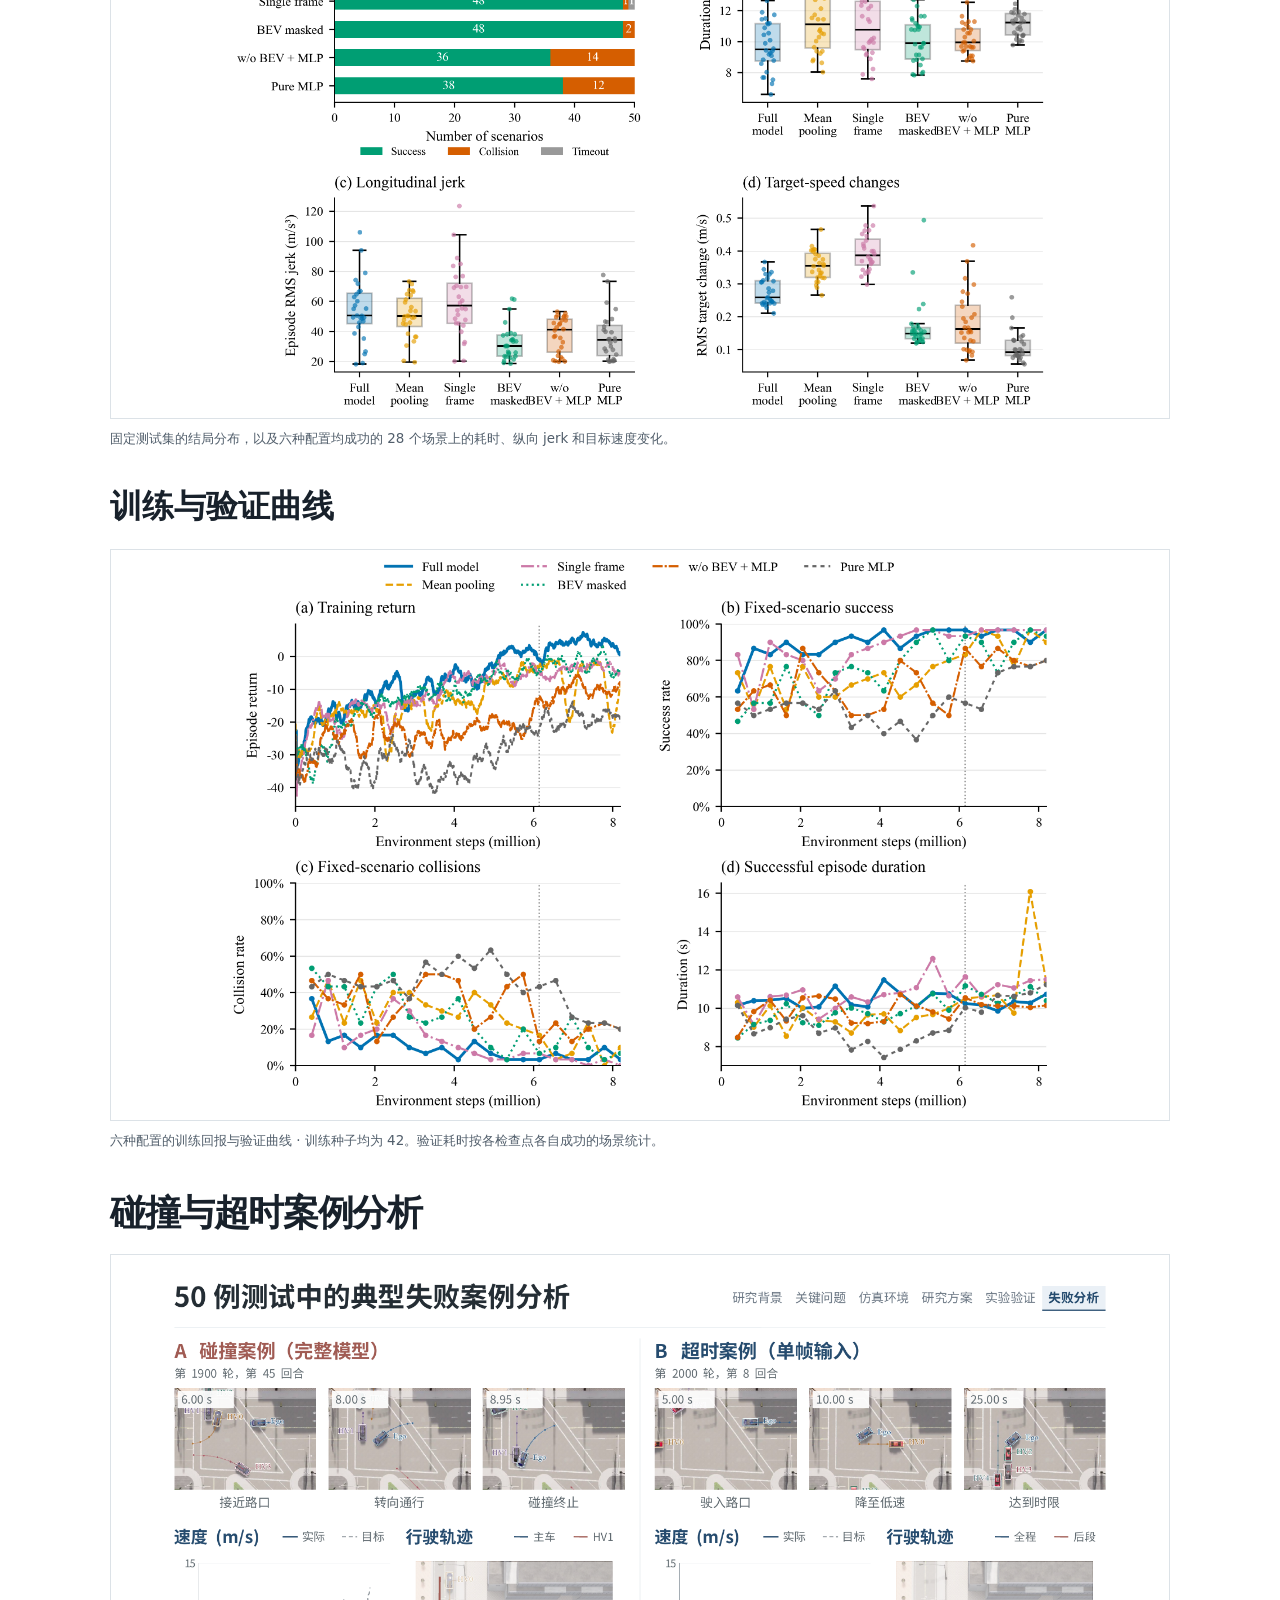
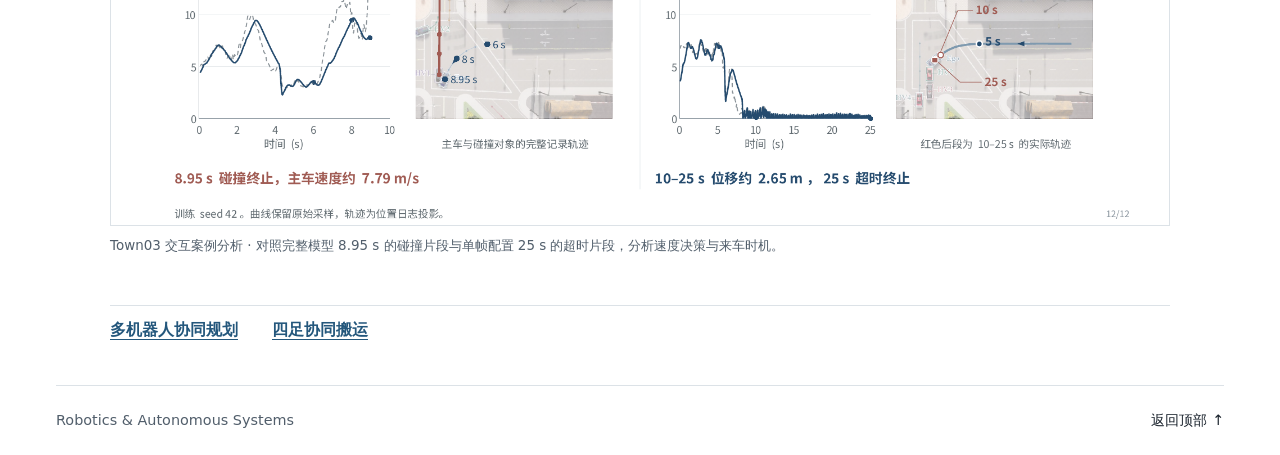
<file: ppo.html>
<!doctype html>
<html lang="zh-CN"><head><meta charset="utf-8"><meta name="viewport" content="width=device-width, initial-scale=1">
<title>Reinforcement Learning for Autonomous Driving | Research Portfolio</title><link rel="stylesheet" href="style.css?v=14"><script src="site.js?v=9" defer></script></head>
<body><a class="skip" href="#main">跳到正文</a>
<header class="shell mast"><a class="brand" href="index.html">Research Portfolio</a><nav class="project-nav" aria-label="项目与源码">
<a class="nav-project" href="locomotion.html">机器人 RL 运动控制</a>
<a class="nav-project" href="decplm.html">四足协同搬运</a>
<div><a href="ppo.html">PPO 自动驾驶</a><a href="https://github.com/5bobo/CASE">GitHub ↗</a></div>
<div><a href="robotics.html">字典序与 MPC</a><a href="robotics.html#repositories">GitHub ↗</a></div>
<div><a href="vla.html">VLA 复现</a><a href="https://github.com/xiaomi-research/unidrivevla">原项目 ↗</a></div></nav></header><main class="shell" id="main"><a class="back" href="index.html#research">← 研究项目</a><article class="study" id="ppo">
<header><p class="method">PPO / CARLA</p><h1>无信号路口通行决策</h1><p>在 CARLA 中训练 PPO，通过车辆运动历史和语义 BEV 决定目标车速。</p></header><dl class="talk-track"><div><dt>研究问题</dt><dd>什么时候等待，什么时候通过？</dd></div><div><dt>我的做法</dt><dd>融合 LSTM 运动历史、CNN 语义 BEV 与交叉注意力，学习交互式速度决策。</dd></div><div><dt>实验效果</dt><dd>5 个训练种子平均成功率为 96.8%。</dd></div></dl><nav class="chapter" aria-label="项目目录"><a href="#demos">演示</a><a href="#method">方法</a><a href="#ppo-results">结果</a><a href="#ablation">消融</a></nav>
<h2 id="demos">闭环通行演示</h2>
<p>对照两段回放，观察同一策略如何根据来车时机调整目标速度。</p>
<div class="pair">
<figure><video controls playsinline preload="none" poster="assets/case/crossing.webp" aria-label="减速接近后加速通过" src="assets/case/opportunistic-crossing.mp4"></video><figcaption>减速接近后加速通过 · 11.45 s</figcaption></figure>
<figure><video controls playsinline preload="none" poster="assets/case/yield.webp" aria-label="低速等待后通过" src="assets/case/yield-then-cross.mp4"></video><figcaption>低速等待后通过 · 13.40 s</figcaption></figure>
</div>
<h2 id="method">决策架构</h2><ul class="notes"><li>输入：10 帧车辆运动历史与当前五通道语义 BEV。</li><li>融合：LSTM 编码历史，CNN 编码 BEV，带掩码的交叉注意力聚合有效周车。</li><li>执行：PPO 输出 0–15 m/s 目标速度，PID 跟踪路线和车速。</li></ul>
<figure data-zoom-image="case/architecture.png"><a href="assets/case/architecture.png" aria-label="放大查看：决策架构 · 观测、编码、融合与速度执行。"><img src="assets/case/architecture.png" width="1800" height="1013" alt="决策架构 · 观测、编码、融合与速度执行。" loading="lazy" decoding="async"></a><figcaption>决策架构 · 观测、编码、融合与速度执行。</figcaption></figure>
<h2 id="ppo-results">多种子评估</h2><ul class="notes"><li><strong>96.8% 平均成功率</strong> · 5 个训练种子，统一取第 1900 轮。</li><li>CARLA Town03 · 各模型复用同一组 50 个测试场景。</li><li>耗时比较使用五个模型共同成功的 43 个场景。</li></ul>
<figure data-zoom-image="case/multiseed-results.png"><a href="assets/case/multiseed-results.png" aria-label="放大查看：五种子训练曲线、测试结局与共同成功场景耗时。"><img src="assets/case/multiseed-results.png" width="1800" height="1013" alt="五种子训练曲线、测试结局与共同成功场景耗时。" loading="lazy" decoding="async"></a><figcaption>五种子训练曲线、测试结局与共同成功场景耗时。</figcaption></figure>
<h2 id="ablation">消融实验</h2>
<figure class="ablation"><figcaption>六种配置在同一组 50 个场景上的测试结局 · seed 42</figcaption><ul class="ablation-legend"><li>成功</li><li>碰撞</li><li>超时</li></ul><ul class="bar-chart"><li><span>完整模型</span><span class="bar-track" aria-hidden="true"><i style="width:98%"></i><i style="width:2%"></i><i style="width:0%"></i></span><strong>49/50</strong><span class="visually-hidden">成功，碰撞 1，超时 0</span></li><li><span>均值聚合</span><span class="bar-track" aria-hidden="true"><i style="width:92%"></i><i style="width:8%"></i><i style="width:0%"></i></span><strong>46/50</strong><span class="visually-hidden">成功，碰撞 4，超时 0</span></li><li><span>单帧输入</span><span class="bar-track" aria-hidden="true"><i style="width:96%"></i><i style="width:2%"></i><i style="width:2%"></i></span><strong>48/50</strong><span class="visually-hidden">成功，碰撞 1，超时 1</span></li><li><span>BEV 置零</span><span class="bar-track" aria-hidden="true"><i style="width:96%"></i><i style="width:4%"></i><i style="width:0%"></i></span><strong>48/50</strong><span class="visually-hidden">成功，碰撞 2，超时 0</span></li><li><span>去 BEV + MLP</span><span class="bar-track" aria-hidden="true"><i style="width:72%"></i><i style="width:28%"></i><i style="width:0%"></i></span><strong>36/50</strong><span class="visually-hidden">成功，碰撞 14，超时 0</span></li><li><span>纯 MLP</span><span class="bar-track" aria-hidden="true"><i style="width:76%"></i><i style="width:24%"></i><i style="width:0%"></i></span><strong>38/50</strong><span class="visually-hidden">成功，碰撞 12，超时 0</span></li></ul></figure><p class="experiment-note">完整模型成功 49/50，去 BEV + MLP 成功 36/50。完整模型取第 1900 轮，其余配置取第 2000 轮。</p>
<figure data-zoom-image="case/ablation-evaluation.png"><a href="assets/case/ablation-evaluation.png" aria-label="放大查看：固定测试集的结局分布，以及六种配置均成功的 28 个场景上的耗时、纵向 jerk 和目标速度变化。"><img src="assets/case/ablation-evaluation.png" width="2929" height="2018" alt="固定测试集的结局分布，以及六种配置均成功的 28 个场景上的耗时、纵向 jerk 和目标速度变化。" loading="lazy" decoding="async"></a><figcaption>固定测试集的结局分布，以及六种配置均成功的 28 个场景上的耗时、纵向 jerk 和目标速度变化。</figcaption></figure>
<h3>训练与验证曲线</h3>
<figure data-zoom-image="case/ablation-learning-curves.png"><a href="assets/case/ablation-learning-curves.png" aria-label="放大查看：六种配置的训练回报与验证曲线 · 训练种子均为 42。验证耗时按各检查点各自成功的场景统计。"><img src="assets/case/ablation-learning-curves.png" width="2854" height="1948" alt="六种配置的训练回报与验证曲线 · 训练种子均为 42。验证耗时按各检查点各自成功的场景统计。" loading="lazy" decoding="async"></a><figcaption>六种配置的训练回报与验证曲线 · 训练种子均为 42。验证耗时按各检查点各自成功的场景统计。</figcaption></figure>
<h2>碰撞与超时案例分析</h2><figure data-zoom-image="case/failure-analysis.png"><a href="assets/case/failure-analysis.png" aria-label="放大查看：Town03 交互案例分析 · 对照完整模型 8.95 s 的碰撞片段与单帧配置 25 s 的超时片段，分析速度决策与来车时机。"><img src="assets/case/failure-analysis.png" width="1800" height="1013" alt="Town03 交互案例分析 · 对照完整模型 8.95 s 的碰撞片段与单帧配置 25 s 的超时片段，分析速度决策与来车时机。" loading="lazy" decoding="async"></a><figcaption>Town03 交互案例分析 · 对照完整模型 8.95 s 的碰撞片段与单帧配置 25 s 的超时片段，分析速度决策与来车时机。</figcaption></figure>
</article><nav class="related" aria-label="其他研究"><a href="robotics.html">多机器人协同规划</a><a href="decplm.html">四足协同搬运</a></nav></main>
<footer class="shell mast"><span>Robotics &amp; Autonomous Systems</span><a href="#main">返回顶部 ↑</a></footer>
<dialog aria-label="科研图放大查看"><form method="dialog"><button>关闭图像 ×</button></form><img alt=""><p></p></dialog>
</body></html>
</file>
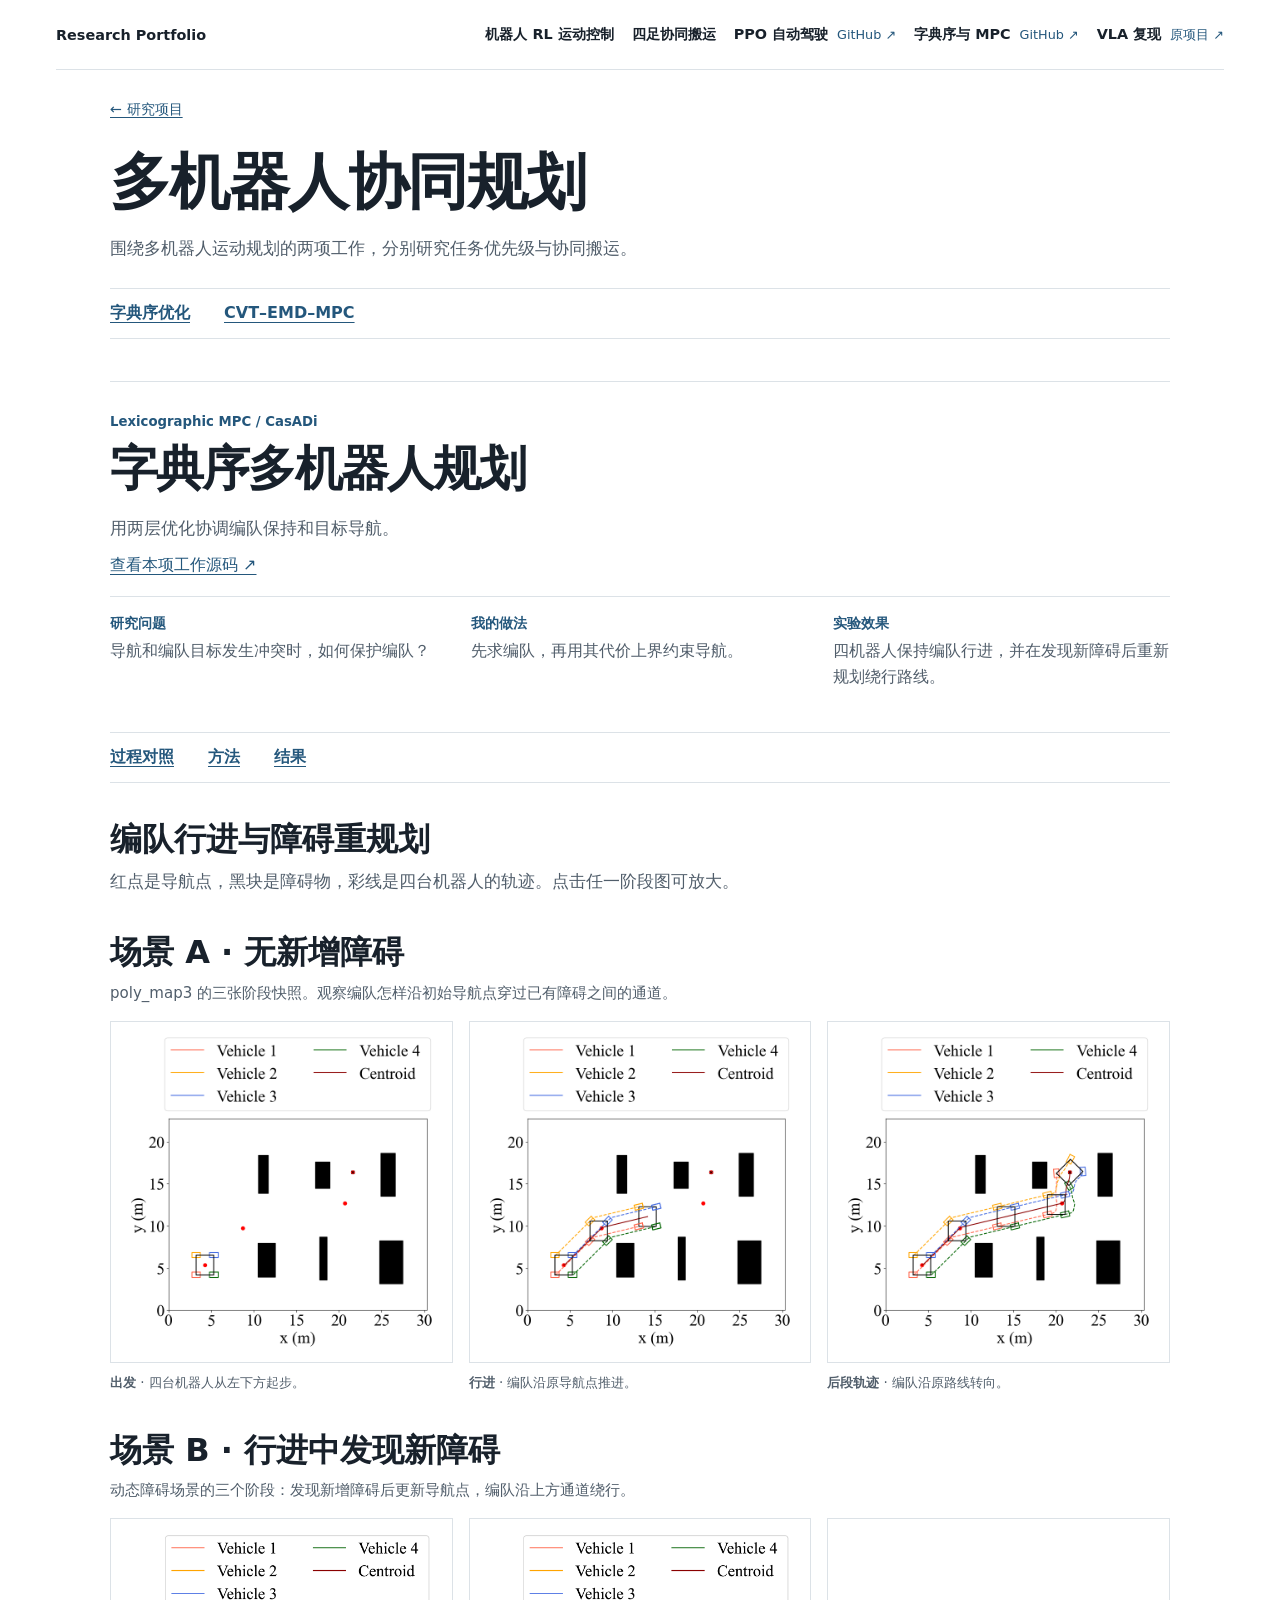
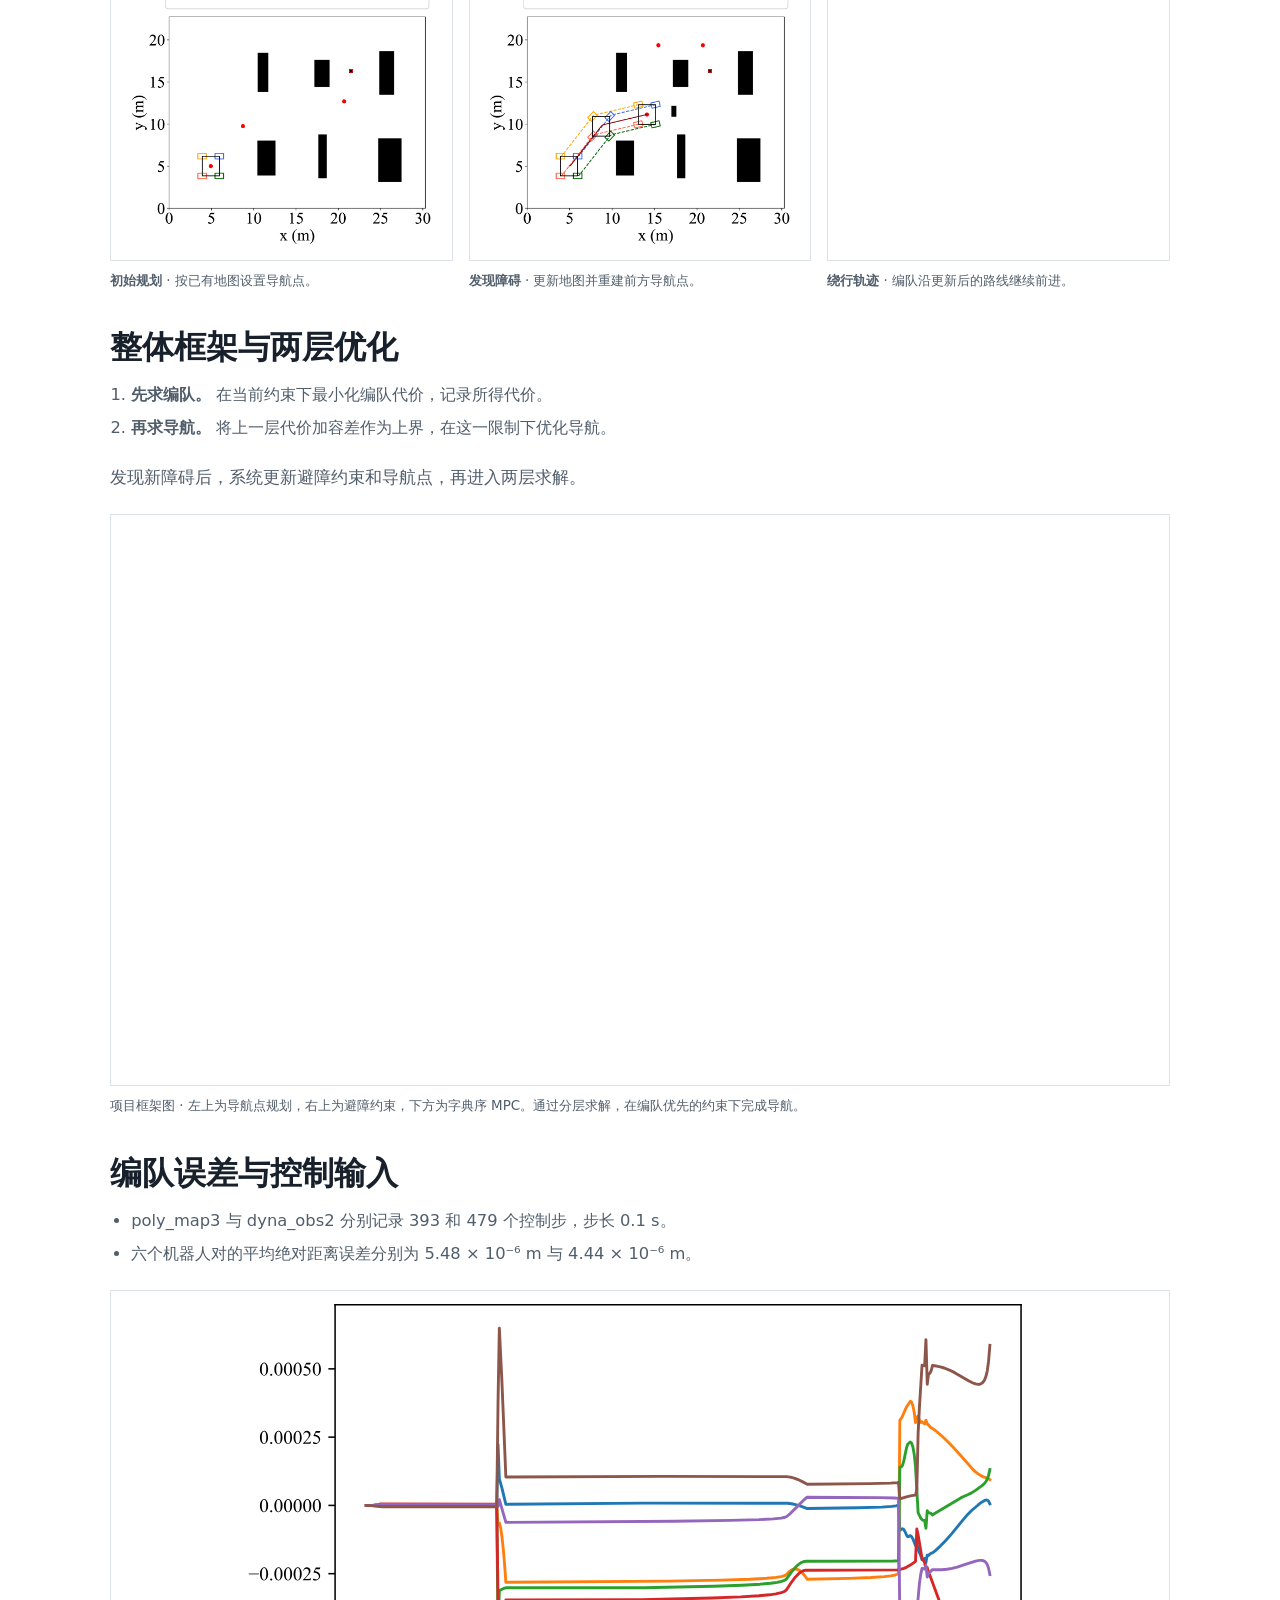
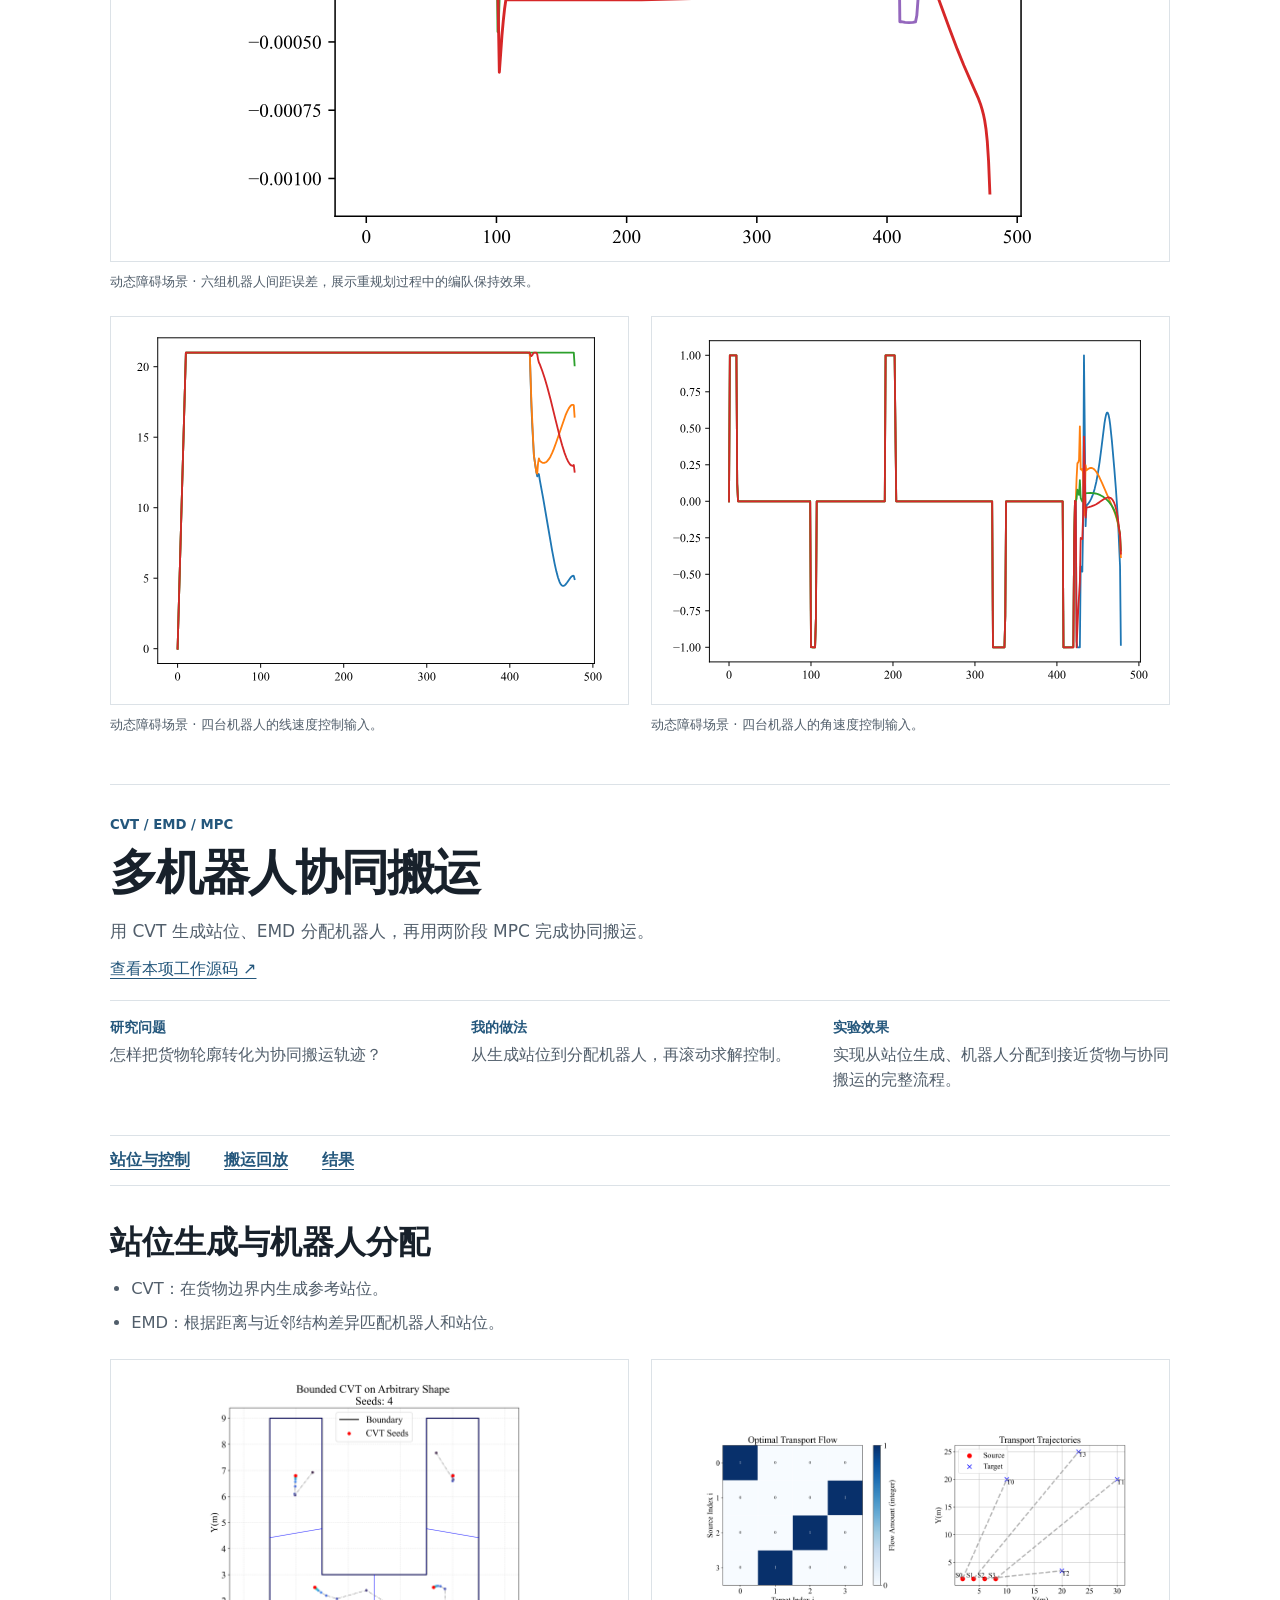
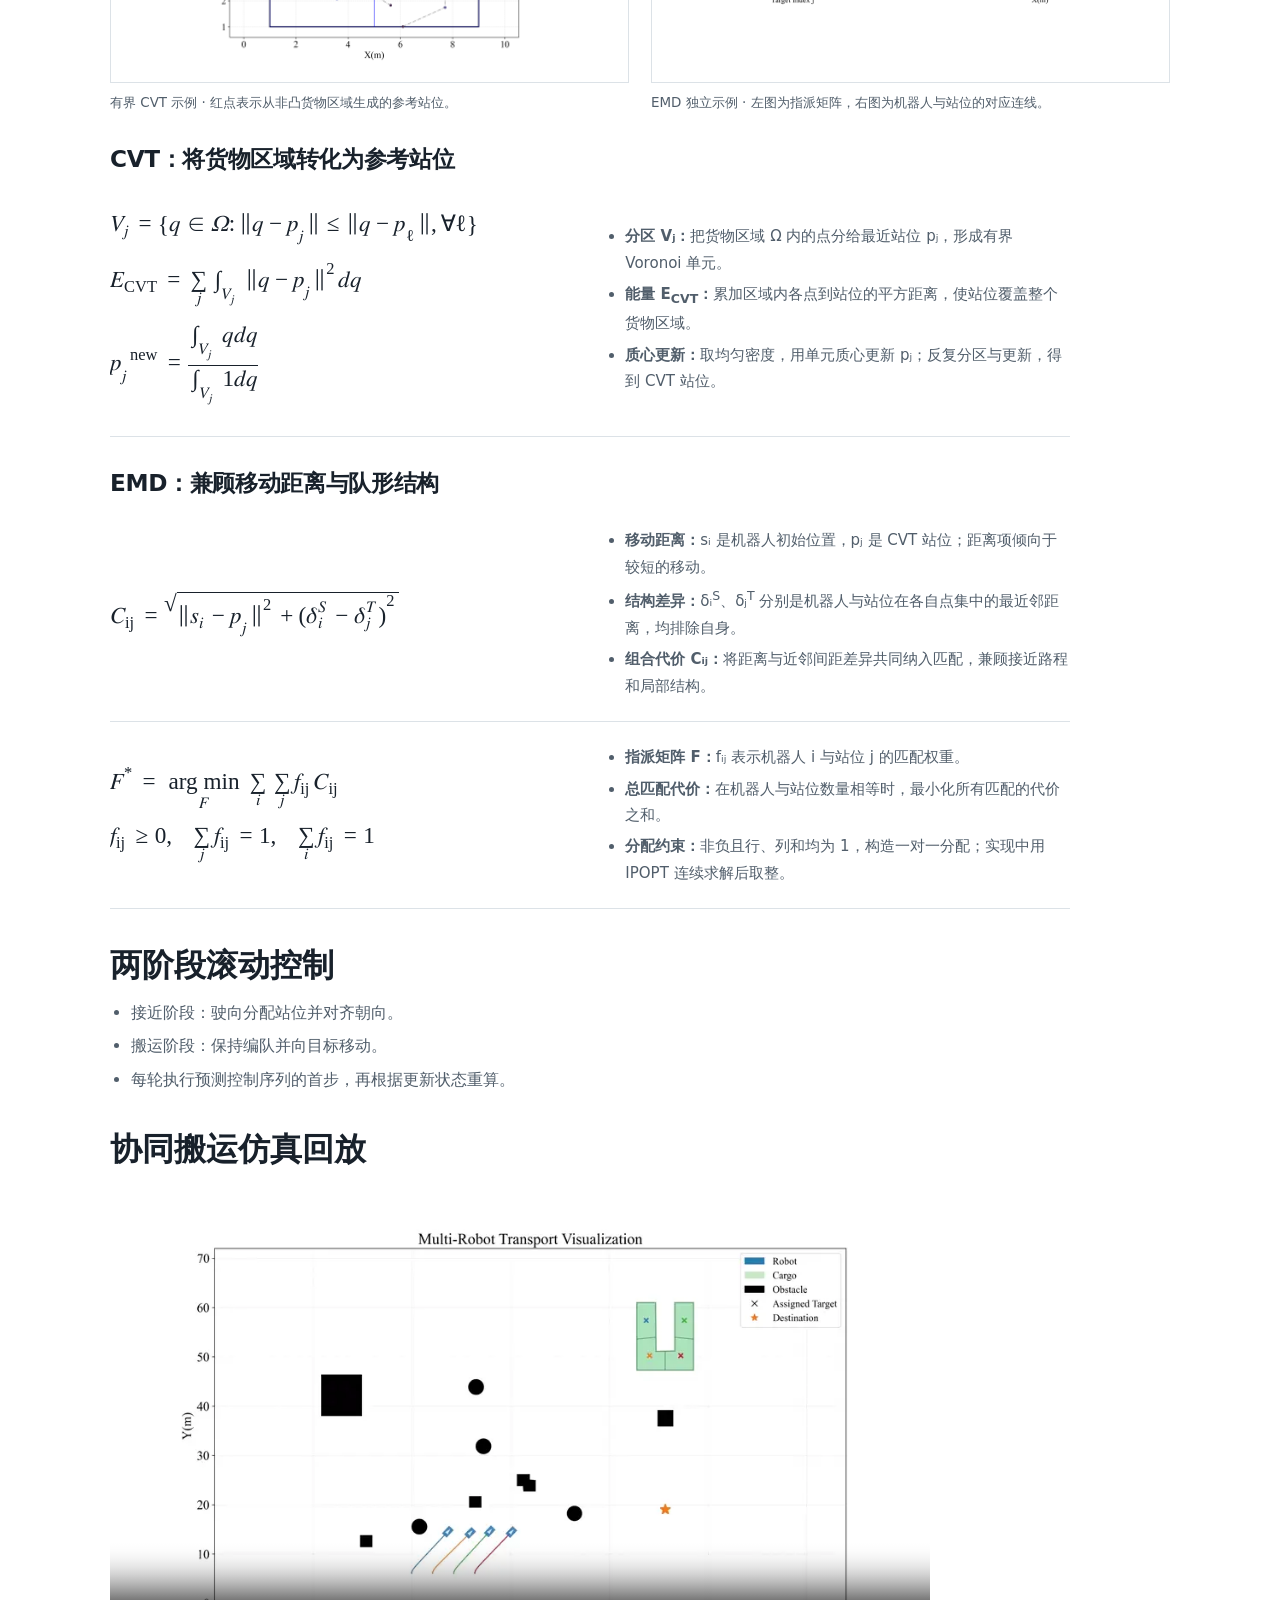
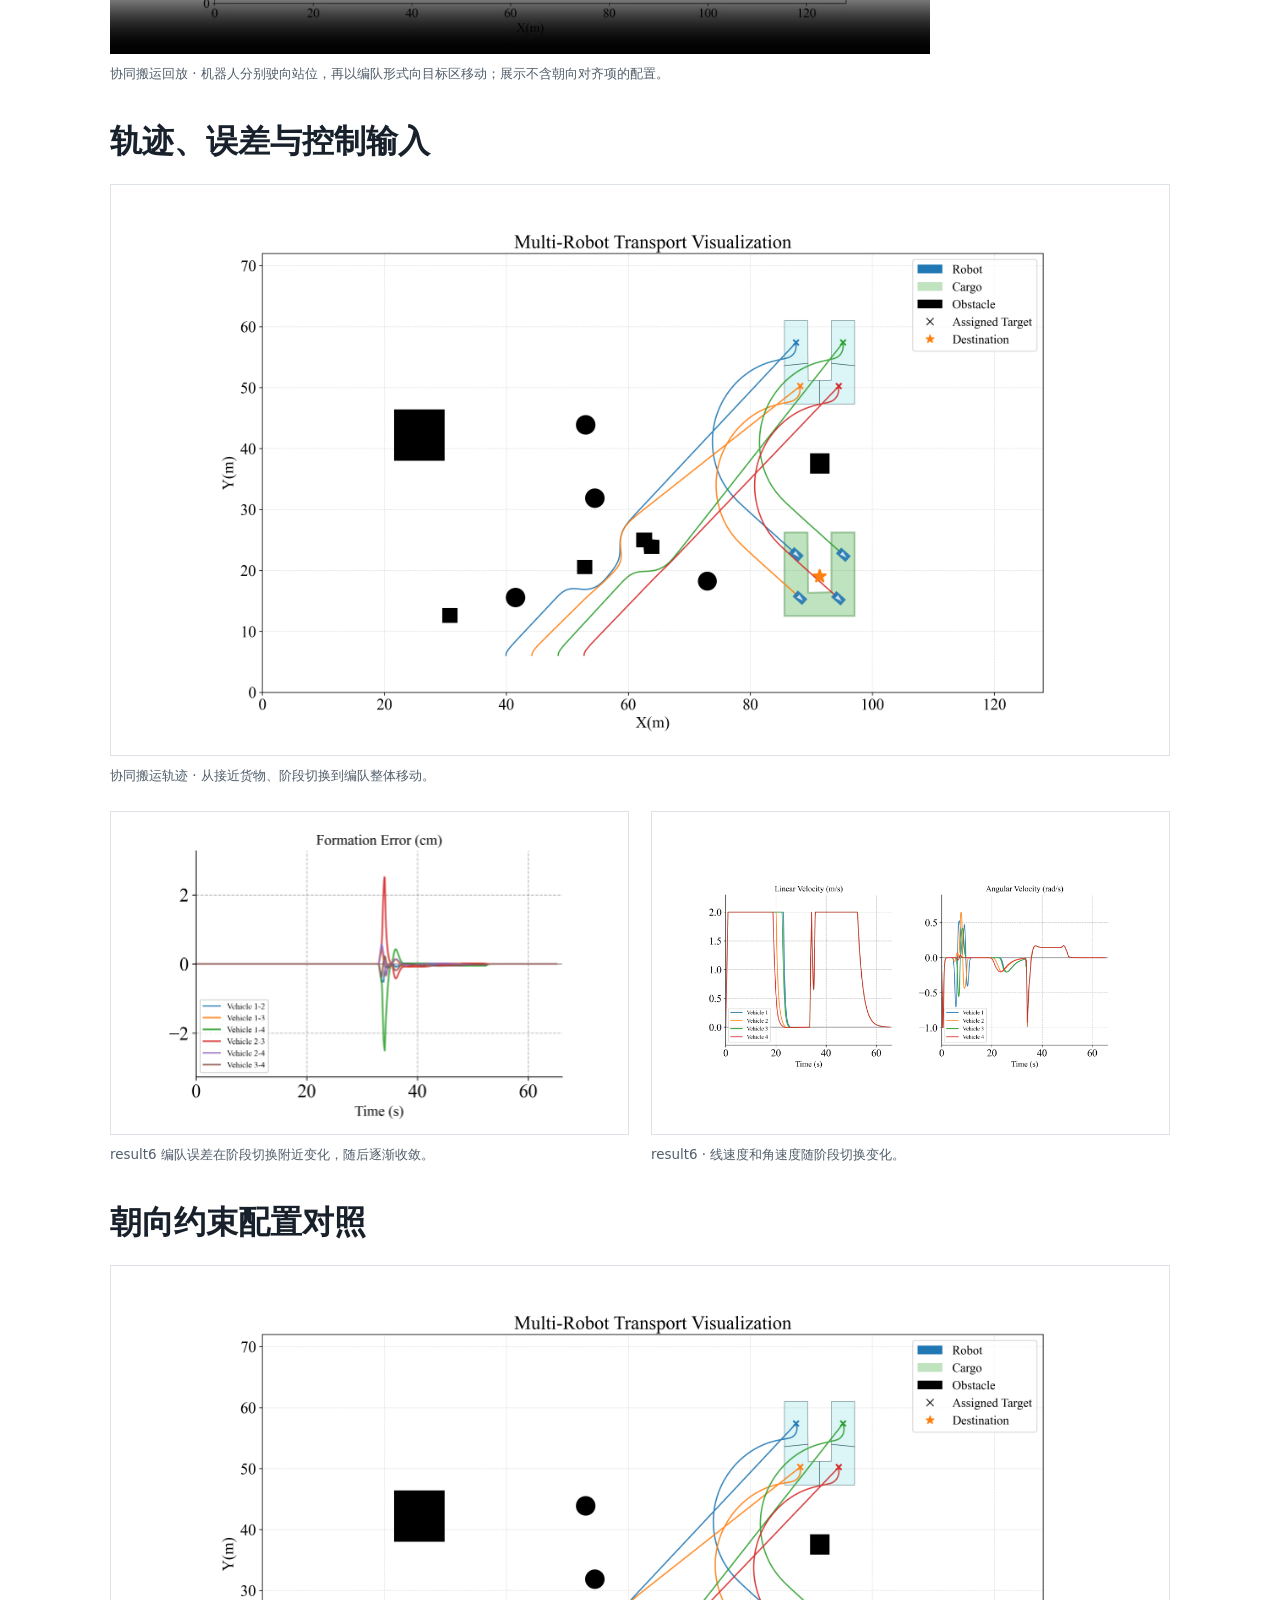
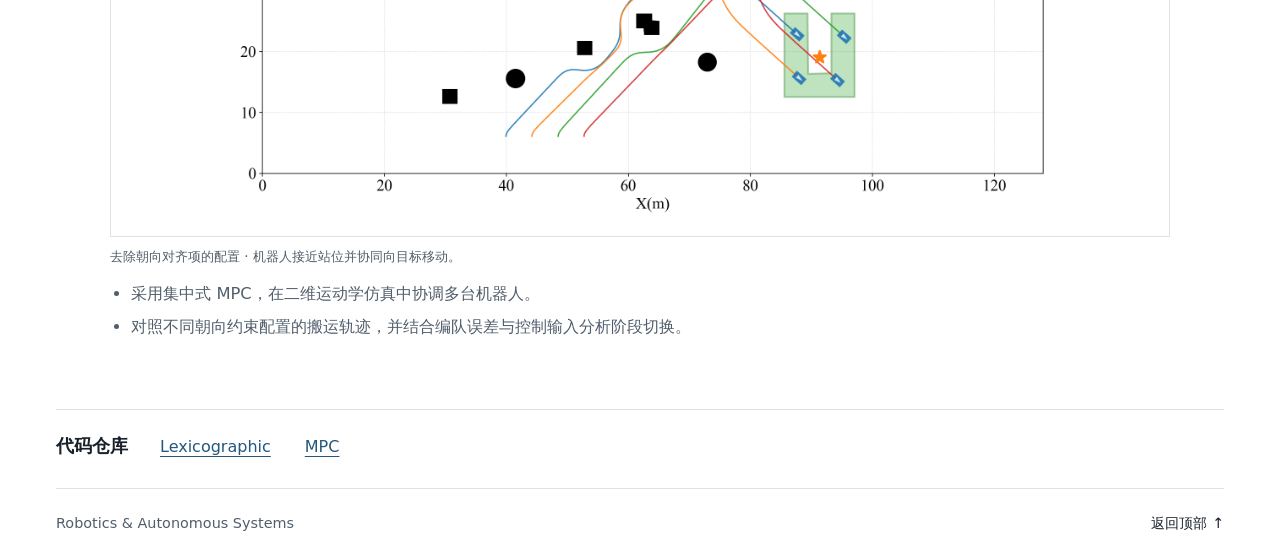
<file: robotics.html>
<!doctype html>
<html lang="zh-CN"><head><meta charset="utf-8"><meta name="viewport" content="width=device-width, initial-scale=1">
<title>多机器人协同规划 | Research Portfolio</title><link rel="stylesheet" href="style.css?v=14"><script src="site.js?v=9" defer></script></head>
<body><a class="skip" href="#main">跳到正文</a>
<header class="shell mast"><a class="brand" href="index.html">Research Portfolio</a><nav class="project-nav" aria-label="项目与源码">
<a class="nav-project" href="locomotion.html">机器人 RL 运动控制</a>
<a class="nav-project" href="decplm.html">四足协同搬运</a>
<div><a href="ppo.html">PPO 自动驾驶</a><a href="https://github.com/5bobo/CASE">GitHub ↗</a></div>
<div><a href="robotics.html">字典序与 MPC</a><a href="robotics.html#repositories">GitHub ↗</a></div>
<div><a href="vla.html">VLA 复现</a><a href="https://github.com/xiaomi-research/unidrivevla">原项目 ↗</a></div></nav></header><main class="shell" id="main"><a class="back" href="index.html#research">← 研究项目</a>
<section class="collection-intro"><h1>多机器人协同规划</h1><p>围绕多机器人运动规划的两项工作，分别研究任务优先级与协同搬运。</p>
<nav class="chapter" aria-label="两项研究"><a href="#lex">字典序优化</a><a href="#mpc">CVT–EMD–MPC</a></nav></section>
<article class="study" id="lex">
<header><p class="method">Lexicographic MPC / CasADi</p><h2 class="work-title">字典序多机器人规划</h2><p>用两层优化协调编队保持和目标导航。</p><a href="https://github.com/5bobo/Lexicographic">查看本项工作源码 ↗</a></header><dl class="talk-track"><div><dt>研究问题</dt><dd>导航和编队目标发生冲突时，如何保护编队？</dd></div><div><dt>我的做法</dt><dd>先求编队，再用其代价上界约束导航。</dd></div><div><dt>实验效果</dt><dd>四机器人保持编队行进，并在发现新障碍后重新规划绕行路线。</dd></div></dl><nav class="chapter" aria-label="项目目录"><a href="#lex-demos">过程对照</a><a href="#lex-method">方法</a><a href="#lex-results">结果</a></nav>
<h3 id="lex-demos">编队行进与障碍重规划</h3>
<p>红点是导航点，黑块是障碍物，彩线是四台机器人的轨迹。点击任一阶段图可放大。</p>
<h3>场景 A · 无新增障碍</h3>
<p class="sequence-note">poly_map3 的三张阶段快照。观察编队怎样沿初始导航点穿过已有障碍之间的通道。</p>
<ol class="stage-sequence">
<li><figure data-zoom-image="lex/stage-poster.png"><a href="assets/lex/stage-poster.png" aria-label="放大查看：出发 · 四台机器人从左下方起步。"><img src="assets/lex/stage-poster.png" width="742" height="762" alt="出发 · 四台机器人从左下方起步。" loading="eager" decoding="async"></a><figcaption><strong>出发</strong> · 四台机器人从左下方起步。</figcaption></figure></li>
<li><figure data-zoom-image="lex/stage-mid.png"><a href="assets/lex/stage-mid.png" aria-label="放大查看：行进 · 编队沿原导航点推进。"><img src="assets/lex/stage-mid.png" width="742" height="762" alt="行进 · 编队沿原导航点推进。" loading="eager" decoding="async"></a><figcaption><strong>行进</strong> · 编队沿原导航点推进。</figcaption></figure></li>
<li><figure data-zoom-image="lex/stage-final.png"><a href="assets/lex/stage-final.png" aria-label="放大查看：后段轨迹 · 编队沿原路线转向。"><img src="assets/lex/stage-final.png" width="742" height="762" alt="后段轨迹 · 编队沿原路线转向。" loading="eager" decoding="async"></a><figcaption><strong>后段轨迹</strong> · 编队沿原路线转向。</figcaption></figure></li>
</ol>
<h3>场景 B · 行进中发现新障碍</h3>
<p class="sequence-note">动态障碍场景的三个阶段：发现新增障碍后更新导航点，编队沿上方通道绕行。</p>
<ol class="stage-sequence">
<li><figure data-zoom-image="lex/before-detection.png"><a href="assets/lex/before-detection.png" aria-label="放大查看：初始规划 · 按已有地图设置导航点。"><img src="assets/lex/before-detection.png" width="4458" height="4592" alt="初始规划 · 按已有地图设置导航点。" loading="eager" decoding="async"></a><figcaption><strong>初始规划</strong> · 按已有地图设置导航点。</figcaption></figure></li>
<li><figure data-zoom-image="lex/new-obstacles.png"><a href="assets/lex/new-obstacles.png" aria-label="放大查看：发现障碍 · 更新地图并重建前方导航点。"><img src="assets/lex/new-obstacles.png" width="4458" height="4592" alt="发现障碍 · 更新地图并重建前方导航点。" loading="eager" decoding="async"></a><figcaption><strong>发现障碍</strong> · 更新地图并重建前方导航点。</figcaption></figure></li>
<li><figure data-zoom-image="lex/replanned-trajectory.png"><a href="assets/lex/replanned-trajectory.png" aria-label="放大查看：绕行轨迹 · 编队沿更新后的路线继续前进。"><img src="assets/lex/replanned-trajectory.png" width="4458" height="4592" alt="绕行轨迹 · 编队沿更新后的路线继续前进。" loading="eager" decoding="async"></a><figcaption><strong>绕行轨迹</strong> · 编队沿更新后的路线继续前进。</figcaption></figure></li>
</ol>
<h3 id="lex-method">整体框架与两层优化</h3>
<ol class="notes">
  <li><strong>先求编队。</strong> 在当前约束下最小化编队代价，记录所得代价。</li>
  <li><strong>再求导航。</strong> 将上一层代价加容差作为上界，在这一限制下优化导航。</li>
</ol>
<p>发现新障碍后，系统更新避障约束和导航点，再进入两层求解。</p>
<figure data-zoom-image="lex/framework.png"><a href="assets/lex/framework.png" aria-label="放大查看：项目框架图 · 左上为导航点规划，右上为避障约束，下方为字典序 MPC。通过分层求解，在编队优先的约束下完成导航。"><img src="assets/lex/framework.png" width="1800" height="1495" alt="项目框架图 · 左上为导航点规划，右上为避障约束，下方为字典序 MPC。通过分层求解，在编队优先的约束下完成导航。" loading="lazy" decoding="async"></a><figcaption>项目框架图 · 左上为导航点规划，右上为避障约束，下方为字典序 MPC。通过分层求解，在编队优先的约束下完成导航。</figcaption></figure>
<h3 id="lex-results">编队误差与控制输入</h3>
<ul class="notes"><li>poly_map3 与 dyna_obs2 分别记录 393 和 479 个控制步，步长 0.1 s。</li><li>六个机器人对的平均绝对距离误差分别为 5.48 × 10⁻⁶ m 与 4.44 × 10⁻⁶ m。</li></ul>
<figure data-zoom-image="lex/formation-error.svg"><a href="assets/lex/formation-error.svg" aria-label="放大查看：动态障碍场景 · 六组机器人间距误差，展示重规划过程中的编队保持效果。"><img src="assets/lex/formation-error.svg" width="422" height="297" alt="动态障碍场景 · 六组机器人间距误差，展示重规划过程中的编队保持效果。" loading="lazy" decoding="async"></a><figcaption>动态障碍场景 · 六组机器人间距误差，展示重规划过程中的编队保持效果。</figcaption></figure>
<div class="pair"><figure data-zoom-image="lex/linear-velocity.svg"><a href="assets/lex/linear-velocity.svg" aria-label="放大查看：动态障碍场景 · 四台机器人的线速度控制输入。"><img src="assets/lex/linear-velocity.svg" width="395" height="297" alt="动态障碍场景 · 四台机器人的线速度控制输入。" loading="lazy" decoding="async"></a><figcaption>动态障碍场景 · 四台机器人的线速度控制输入。</figcaption></figure><figure data-zoom-image="lex/angular-velocity.svg"><a href="assets/lex/angular-velocity.svg" aria-label="放大查看：动态障碍场景 · 四台机器人的角速度控制输入。"><img src="assets/lex/angular-velocity.svg" width="408" height="297" alt="动态障碍场景 · 四台机器人的角速度控制输入。" loading="lazy" decoding="async"></a><figcaption>动态障碍场景 · 四台机器人的角速度控制输入。</figcaption></figure></div></article>
<article class="study" id="mpc">
<header><p class="method">CVT / EMD / MPC</p><h2 class="work-title">多机器人协同搬运</h2><p>用 CVT 生成站位、EMD 分配机器人，再用两阶段 MPC 完成协同搬运。</p><a href="https://github.com/5bobo/MPC">查看本项工作源码 ↗</a></header><dl class="talk-track"><div><dt>研究问题</dt><dd>怎样把货物轮廓转化为协同搬运轨迹？</dd></div><div><dt>我的做法</dt><dd>从生成站位到分配机器人，再滚动求解控制。</dd></div><div><dt>实验效果</dt><dd>实现从站位生成、机器人分配到接近货物与协同搬运的完整流程。</dd></div></dl><nav class="chapter" aria-label="项目目录"><a href="#mpc-method">站位与控制</a><a href="#mpc-demos">搬运回放</a><a href="#mpc-results">结果</a></nav>
<h3 id="mpc-method">站位生成与机器人分配</h3><ul class="notes"><li>CVT：在货物边界内生成参考站位。</li><li>EMD：根据距离与近邻结构差异匹配机器人和站位。</li></ul>
<div class="pair"><figure data-zoom-image="mpc/cvt-stations.png"><a href="assets/mpc/cvt-stations.png" aria-label="放大查看：有界 CVT 示例 · 红点表示从非凸货物区域生成的参考站位。"><img src="assets/mpc/cvt-stations.png" width="3000" height="2400" alt="有界 CVT 示例 · 红点表示从非凸货物区域生成的参考站位。" loading="eager" decoding="async"></a><figcaption>有界 CVT 示例 · 红点表示从非凸货物区域生成的参考站位。</figcaption></figure><figure data-zoom-image="mpc/emd-assignment.png"><a href="assets/mpc/emd-assignment.png" aria-label="放大查看：EMD 独立示例 · 左图为指派矩阵，右图为机器人与站位的对应连线。"><img src="assets/mpc/emd-assignment.png" width="4800" height="1800" alt="EMD 独立示例 · 左图为指派矩阵，右图为机器人与站位的对应连线。" loading="eager" decoding="async"></a><figcaption>EMD 独立示例 · 左图为指派矩阵，右图为机器人与站位的对应连线。</figcaption></figure></div>

<section class="objective mpc-objective" aria-label="CVT 分割与 EMD 分配公式">
<h3>CVT：将货物区域转化为参考站位</h3>
<div class="objective-row"><div class="objective-math"><div class="loss-equation"><math xmlns="http://www.w3.org/1998/Math/MathML" display="block" aria-label="V j contains points in the cargo region closest to station p j"><msub><mi>V</mi><mrow><mi>j</mi></mrow></msub><mo>=</mo><mo>{</mo><mi>q</mi><mo>∈</mo><mi>Ω</mi><mo>:</mo><mo>‖</mo><mi>q</mi><mo>−</mo><msub><mi>p</mi><mrow><mi>j</mi></mrow></msub><mo>‖</mo><mo>≤</mo><mo>‖</mo><mi>q</mi><mo>−</mo><msub><mi>p</mi><mrow><mi>ℓ</mi></mrow></msub><mo>‖</mo><mo>,</mo><mo>∀</mo><mi>ℓ</mi><mo>}</mo></math></div><div class="loss-equation"><math xmlns="http://www.w3.org/1998/Math/MathML" display="block" aria-label="E CVT = sum over j integral over V j of squared distance to p j"><msub><mi>E</mi><mrow><mtext>CVT</mtext></mrow></msub><mo>=</mo><munder><mo>∑</mo><mi>j</mi></munder><msub><mo>∫</mo><mrow><msub><mi>V</mi><mrow><mi>j</mi></mrow></msub></mrow></msub><msup><mrow><mo>‖</mo><mi>q</mi><mo>−</mo><msub><mi>p</mi><mrow><mi>j</mi></mrow></msub><mo>‖</mo></mrow><mrow><mn>2</mn></mrow></msup><mi>d</mi><mi>q</mi></math></div><div class="loss-equation"><math xmlns="http://www.w3.org/1998/Math/MathML" display="block" aria-label="p j new = centroid of V j with uniform density"><msup><msub><mi>p</mi><mrow><mi>j</mi></mrow></msub><mrow><mo>new</mo></mrow></msup><mo>=</mo><mfrac><mrow><msub><mo>∫</mo><mrow><msub><mi>V</mi><mrow><mi>j</mi></mrow></msub></mrow></msub><mi>q</mi><mi>d</mi><mi>q</mi></mrow><mrow><msub><mo>∫</mo><mrow><msub><mi>V</mi><mrow><mi>j</mi></mrow></msub></mrow></msub><mn>1</mn><mi>d</mi><mi>q</mi></mrow></mfrac></math></div></div><div class="objective-caption"><ul class="notes">
<li><strong>分区 Vⱼ：</strong>把货物区域 Ω 内的点分给最近站位 pⱼ，形成有界 Voronoi 单元。</li>
<li><strong>能量 E<sub>CVT</sub>：</strong>累加区域内各点到站位的平方距离，使站位覆盖整个货物区域。</li>
<li><strong>质心更新：</strong>取均匀密度，用单元质心更新 pⱼ；反复分区与更新，得到 CVT 站位。</li>
</ul></div></div>
<h3>EMD：兼顾移动距离与队形结构</h3>
<div class="objective-row"><div class="objective-math"><div class="loss-equation"><math xmlns="http://www.w3.org/1998/Math/MathML" display="block" aria-label="C ij = square root of squared travel distance plus squared nearest-neighbor spacing difference"><msub><mi>C</mi><mrow><mi>ij</mi></mrow></msub><mo>=</mo><msqrt><msup><mrow><mo>‖</mo><msub><mi>s</mi><mrow><mi>i</mi></mrow></msub><mo>−</mo><msub><mi>p</mi><mrow><mi>j</mi></mrow></msub><mo>‖</mo></mrow><mrow><mn>2</mn></mrow></msup><mo>+</mo><msup><mrow><mo>(</mo><msubsup><mi>δ</mi><mi>i</mi><mi>S</mi></msubsup><mo>−</mo><msubsup><mi>δ</mi><mi>j</mi><mi>T</mi></msubsup><mo>)</mo></mrow><mrow><mn>2</mn></mrow></msup></msqrt></math></div></div><div class="objective-caption"><ul class="notes">
<li><strong>移动距离：</strong>sᵢ 是机器人初始位置，pⱼ 是 CVT 站位；距离项倾向于较短的移动。</li>
<li><strong>结构差异：</strong>δᵢ<sup>S</sup>、δⱼ<sup>T</sup> 分别是机器人与站位在各自点集中的最近邻距离，均排除自身。</li>
<li><strong>组合代价 Cᵢⱼ：</strong>将距离与近邻间距差异共同纳入匹配，兼顾接近路程和局部结构。</li>
</ul></div></div>
<div class="objective-row"><div class="objective-math"><div class="loss-equation"><math xmlns="http://www.w3.org/1998/Math/MathML" display="block" aria-label="F star minimizes sum over i j of f ij C ij"><msup><mi>F</mi><mrow><mo>*</mo></mrow></msup><mo>=</mo><munder><mo>arg min</mo><mi>F</mi></munder><munder><mo>∑</mo><mi>i</mi></munder><munder><mo>∑</mo><mi>j</mi></munder><msub><mi>f</mi><mrow><mi>ij</mi></mrow></msub><msub><mi>C</mi><mrow><mi>ij</mi></mrow></msub></math></div><div class="loss-equation"><math xmlns="http://www.w3.org/1998/Math/MathML" display="block" aria-label="nonnegative assignment weights with each row and each column summing to one"><msub><mi>f</mi><mrow><mi>ij</mi></mrow></msub><mo>≥</mo><mn>0</mn><mo>,</mo><mspace width=".6em"/><munder><mo>∑</mo><mi>j</mi></munder><msub><mi>f</mi><mrow><mi>ij</mi></mrow></msub><mo>=</mo><mn>1</mn><mo>,</mo><mspace width=".6em"/><munder><mo>∑</mo><mi>i</mi></munder><msub><mi>f</mi><mrow><mi>ij</mi></mrow></msub><mo>=</mo><mn>1</mn></math></div></div><div class="objective-caption"><ul class="notes">
<li><strong>指派矩阵 F：</strong>fᵢⱼ 表示机器人 i 与站位 j 的匹配权重。</li>
<li><strong>总匹配代价：</strong>在机器人与站位数量相等时，最小化所有匹配的代价之和。</li>
<li><strong>分配约束：</strong>非负且行、列和均为 1，构造一对一分配；实现中用 IPOPT 连续求解后取整。</li>
</ul></div></div>
</section>
<h3>两阶段滚动控制</h3><ul class="notes"><li>接近阶段：驶向分配站位并对齐朝向。</li><li>搬运阶段：保持编队并向目标移动。</li><li>每轮执行预测控制序列的首步，再根据更新状态重算。</li></ul>
<h3 id="mpc-demos">协同搬运仿真回放</h3><figure class="replay"><video controls playsinline preload="none" poster="assets/mpc/result5-poster.webp" src="assets/mpc/result5-replay.mp4" aria-label="多机器人协同搬运仿真"></video><figcaption>协同搬运回放 · 机器人分别驶向站位，再以编队形式向目标区移动；展示不含朝向对齐项的配置。</figcaption></figure>
<h3 id="mpc-results">轨迹、误差与控制输入</h3><figure data-zoom-image="mpc/transport-trajectory.png"><a href="assets/mpc/transport-trajectory.png" aria-label="放大查看：协同搬运轨迹 · 从接近货物、阶段切换到编队整体移动。"><img src="assets/mpc/transport-trajectory.png" width="4800" height="2700" alt="协同搬运轨迹 · 从接近货物、阶段切换到编队整体移动。" loading="lazy" decoding="async"></a><figcaption>协同搬运轨迹 · 从接近货物、阶段切换到编队整体移动。</figcaption></figure>

<div class="pair"><figure data-zoom-image="mpc/formation-error.png"><a href="assets/mpc/formation-error.png" aria-label="放大查看：result6 编队误差在阶段切换附近变化，随后逐渐收敛。"><img src="assets/mpc/formation-error.png" width="1800" height="1194" alt="result6 编队误差在阶段切换附近变化，随后逐渐收敛。" loading="lazy" decoding="async"></a><figcaption>result6 编队误差在阶段切换附近变化，随后逐渐收敛。</figcaption></figure><figure data-zoom-image="mpc/velocity-curves.png"><a href="assets/mpc/velocity-curves.png" aria-label="放大查看：result6 · 线速度和角速度随阶段切换变化。"><img src="assets/mpc/velocity-curves.png" width="3600" height="1500" alt="result6 · 线速度和角速度随阶段切换变化。" loading="lazy" decoding="async"></a><figcaption>result6 · 线速度和角速度随阶段切换变化。</figcaption></figure></div>
<h3>朝向约束配置对照</h3>
<figure data-zoom-image="mpc/without-orientation-trajectory.png"><a href="assets/mpc/without-orientation-trajectory.png" aria-label="放大查看：去除朝向对齐项的配置 · 机器人接近站位并协同向目标移动。"><img src="assets/mpc/without-orientation-trajectory.png" width="4800" height="2700" alt="去除朝向对齐项的配置 · 机器人接近站位并协同向目标移动。" loading="lazy" decoding="async"></a><figcaption>去除朝向对齐项的配置 · 机器人接近站位并协同向目标移动。</figcaption></figure><ul class="notes"><li>采用集中式 MPC，在二维运动学仿真中协调多台机器人。</li><li>对照不同朝向约束配置的搬运轨迹，并结合编队误差与控制输入分析阶段切换。</li></ul>
</article><section id="repositories" class="about"><h2>代码仓库</h2><nav><a href="https://github.com/5bobo/Lexicographic">Lexicographic</a><a href="https://github.com/5bobo/MPC">MPC</a></nav></section></main>
<footer class="shell mast"><span>Robotics &amp; Autonomous Systems</span><a href="#main">返回顶部 ↑</a></footer>
<dialog aria-label="科研图放大查看"><form method="dialog"><button>关闭图像 ×</button></form><img alt=""><p></p></dialog>
</body></html>
</file>
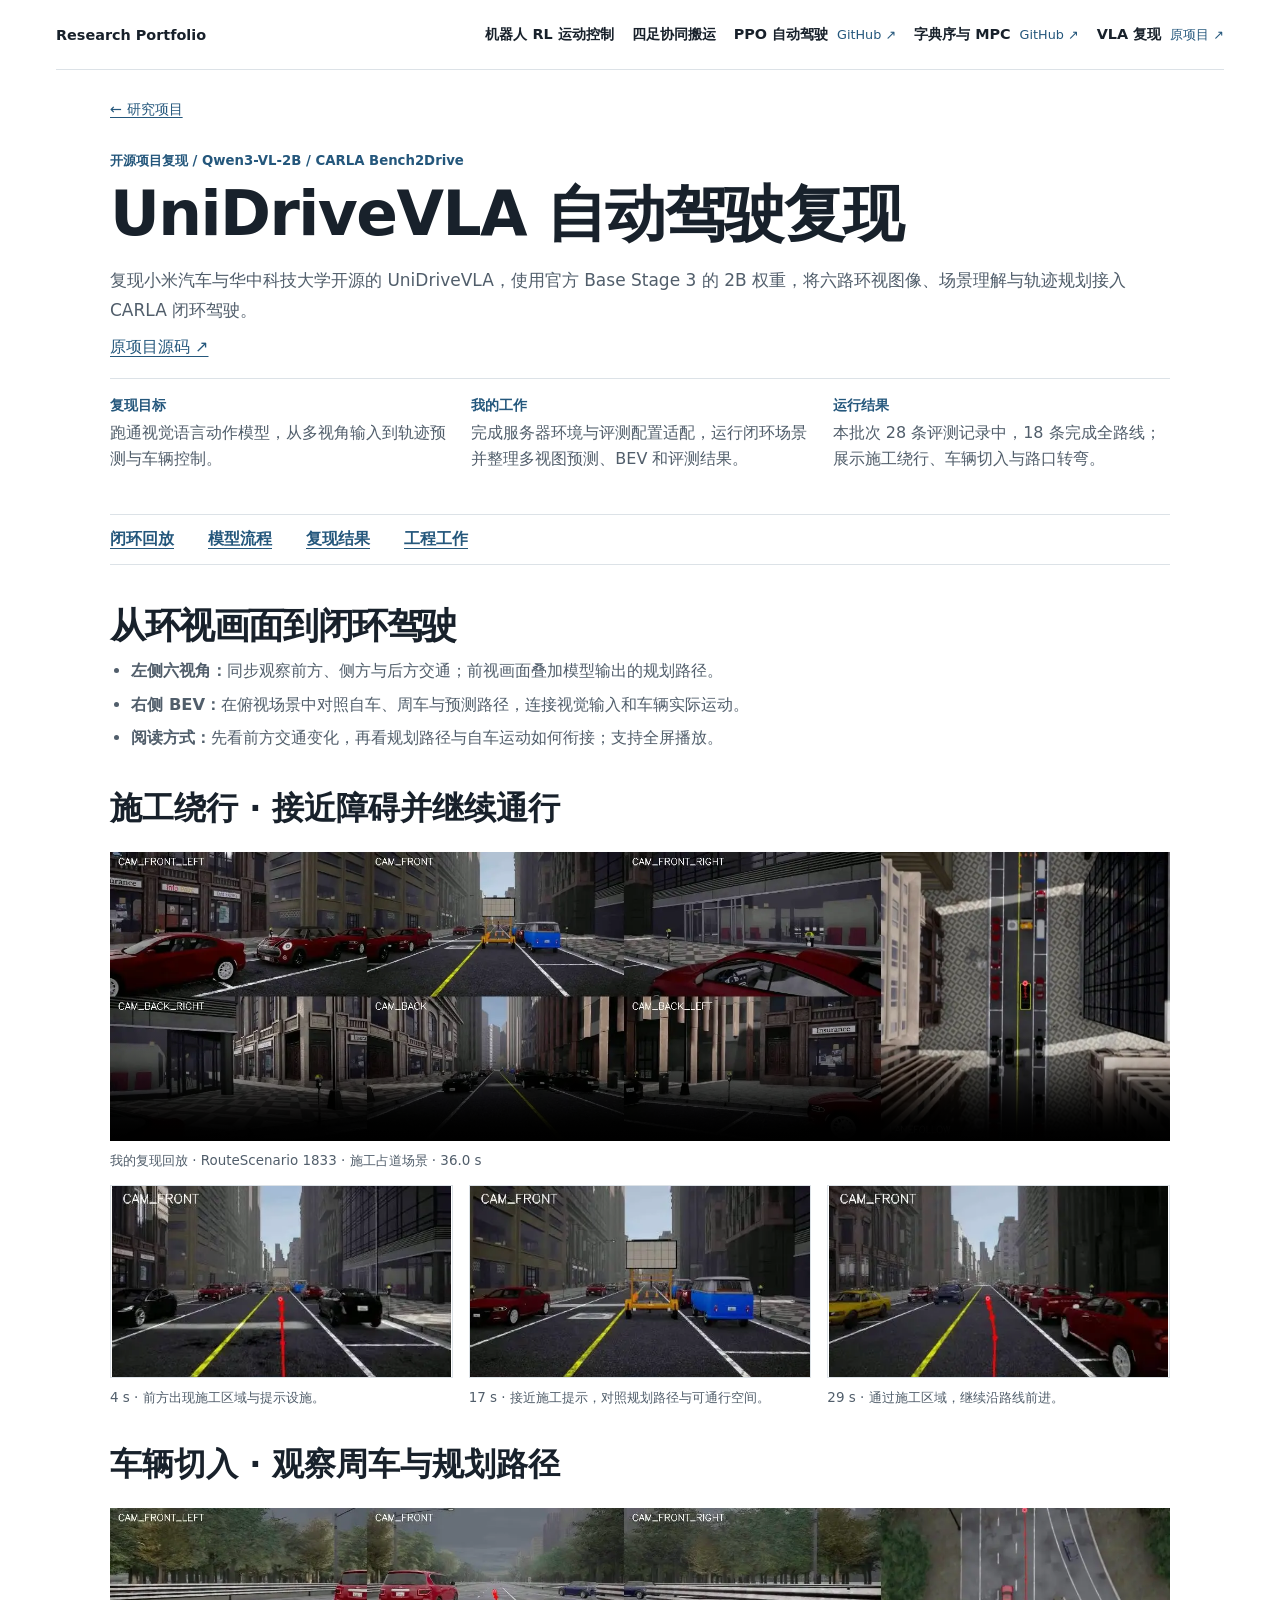
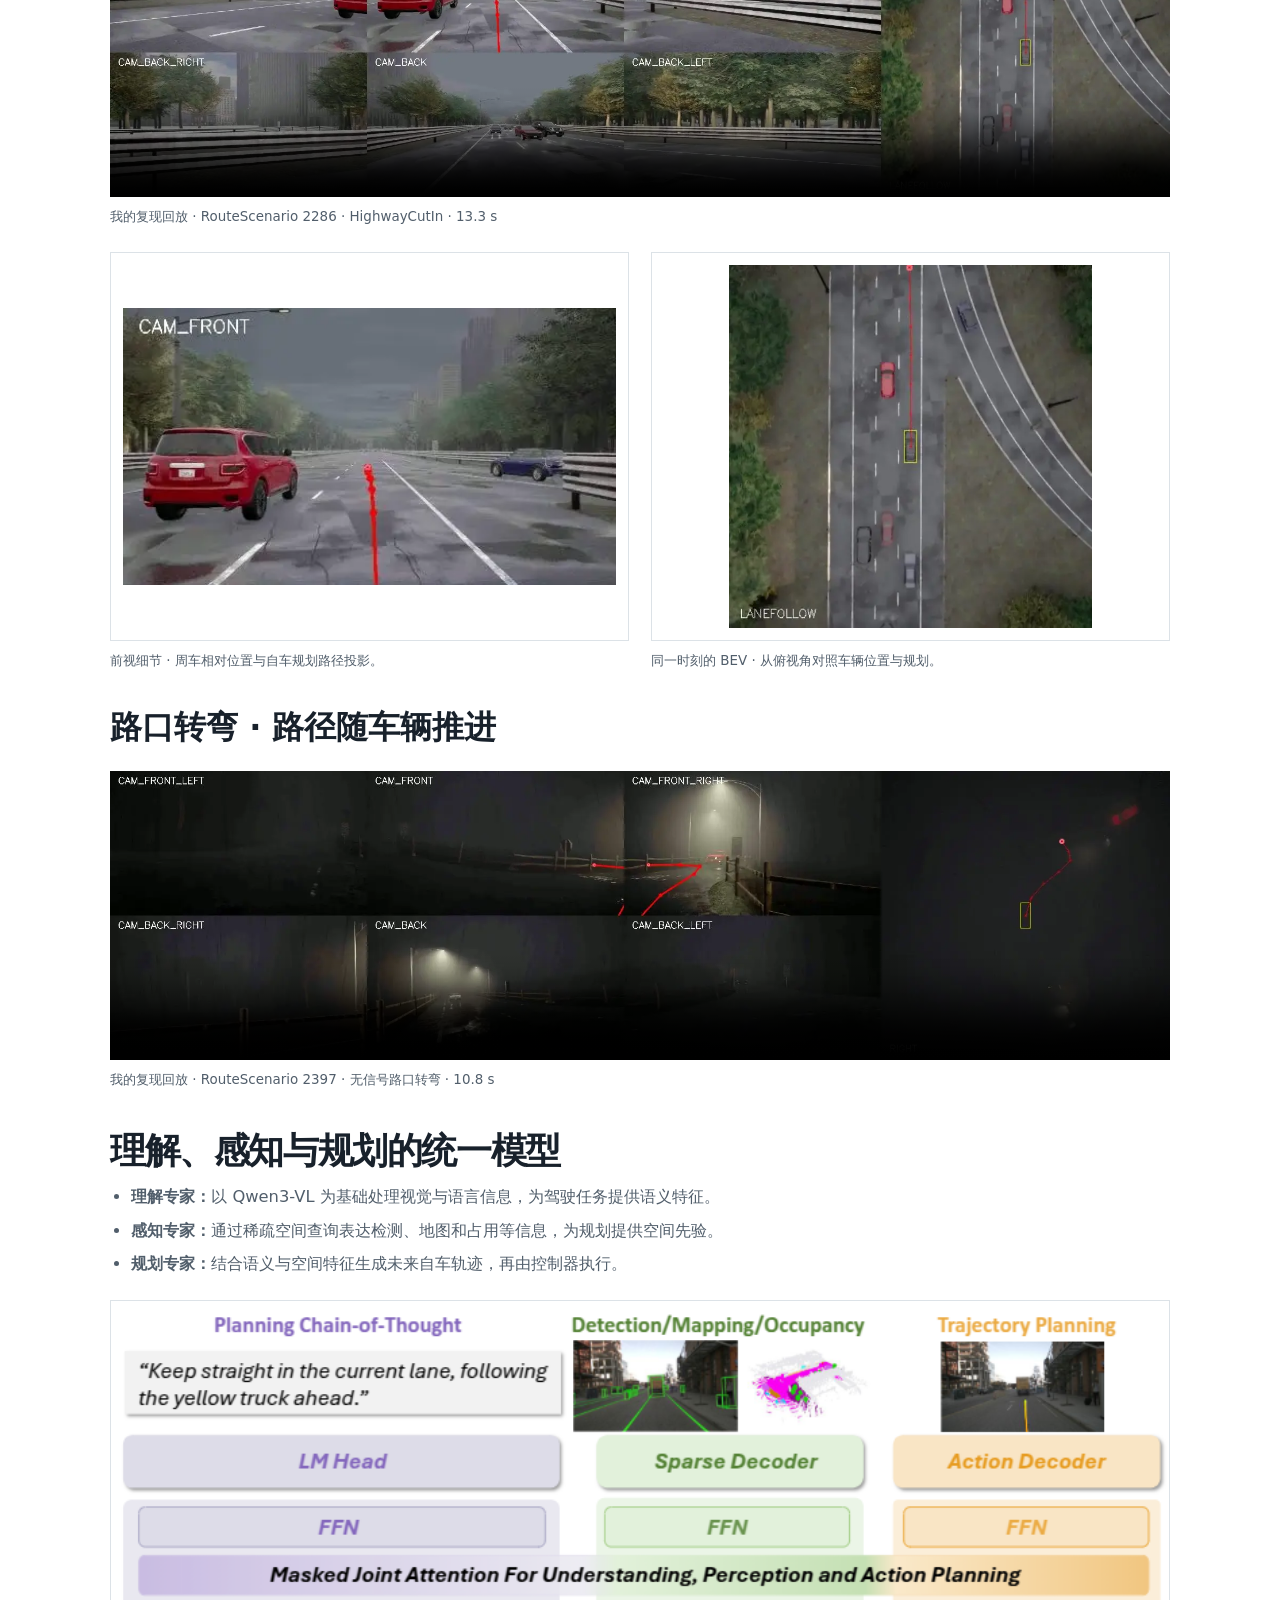
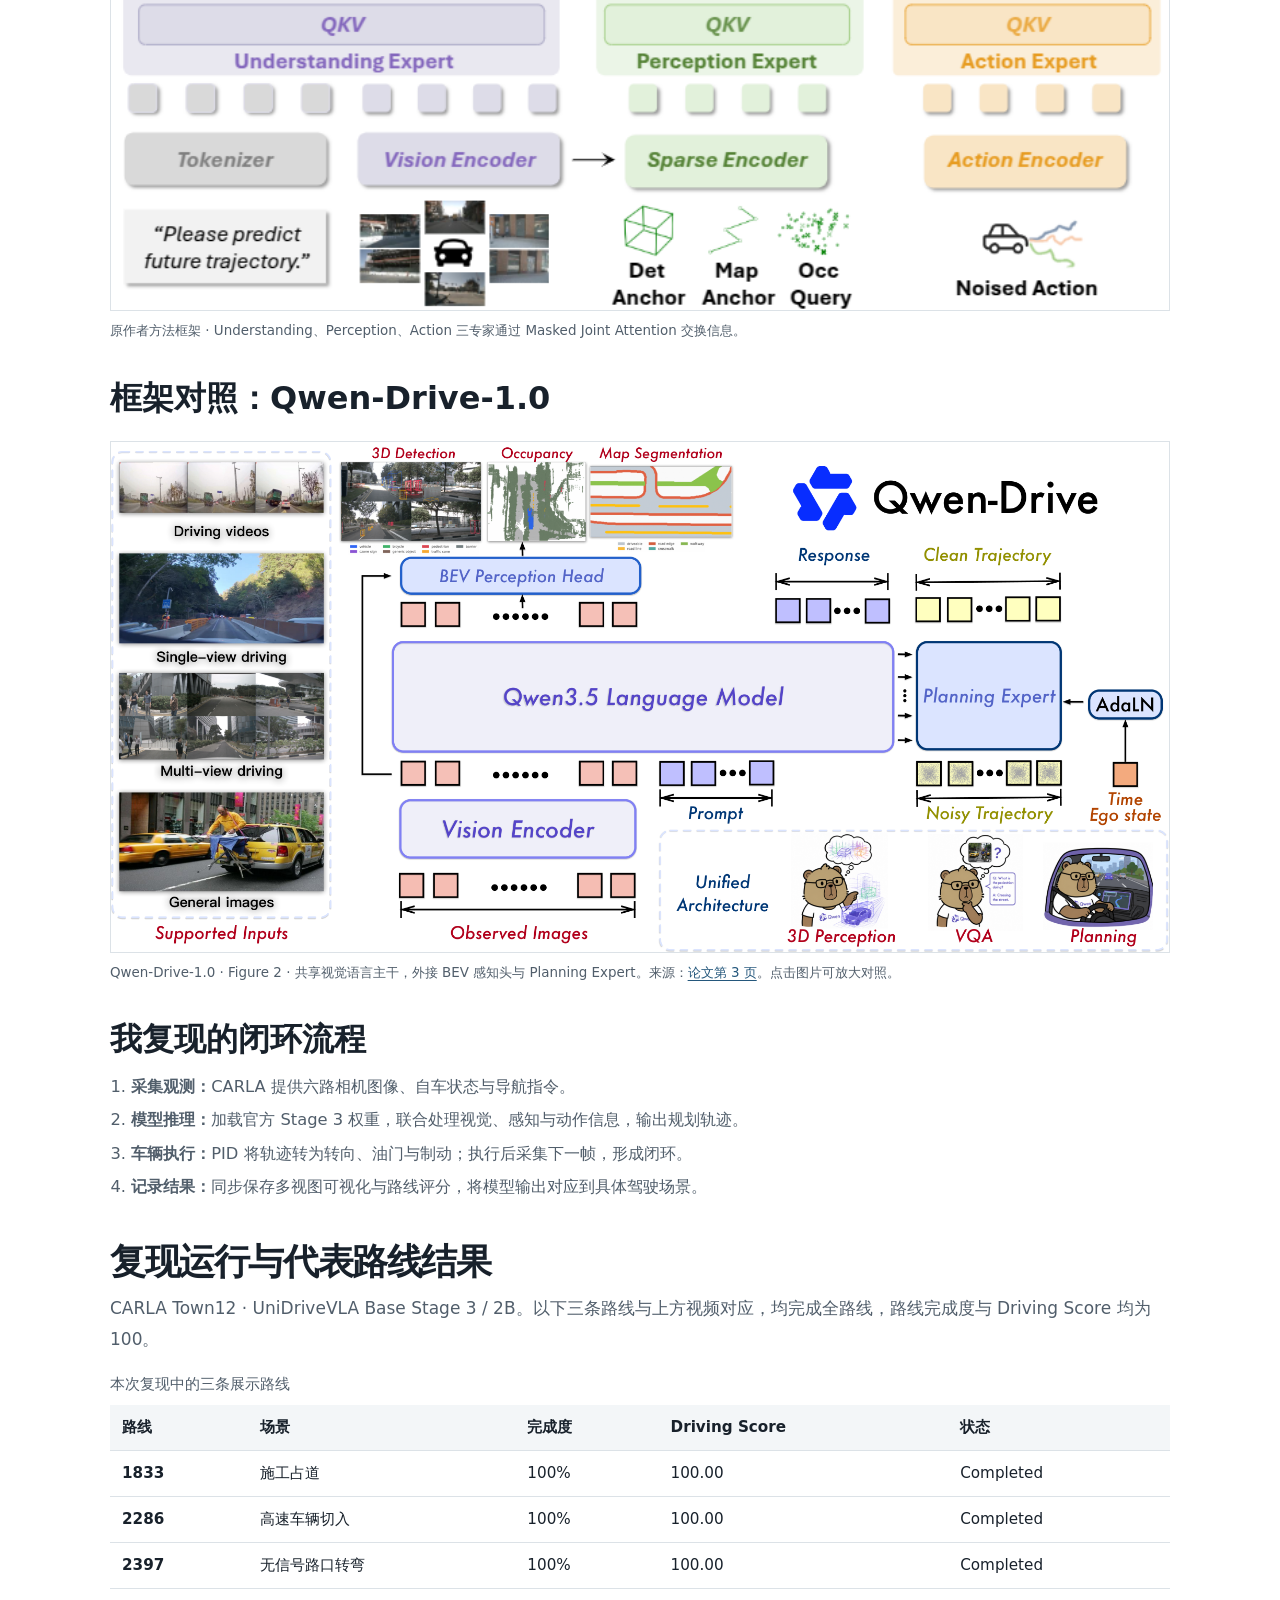
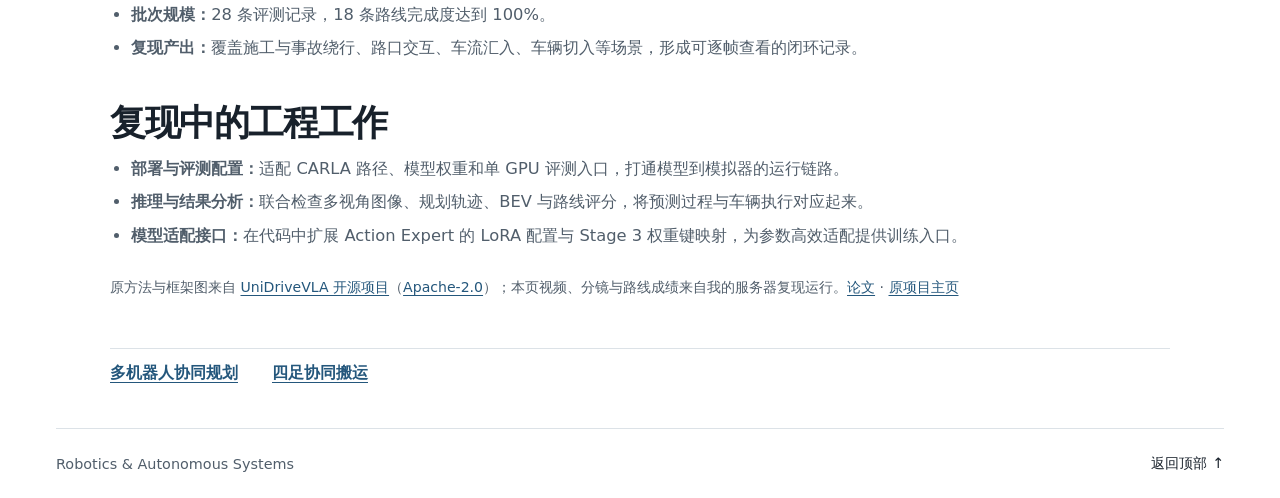
<file: vla.html>
<!doctype html>
<html lang="zh-CN"><head><meta charset="utf-8"><meta name="viewport" content="width=device-width, initial-scale=1">
<title>UniDriveVLA 自动驾驶复现 | Research Portfolio</title><link rel="stylesheet" href="style.css?v=14"><script src="site.js?v=9" defer></script></head>
<body><a class="skip" href="#main">跳到正文</a>
<header class="shell mast"><a class="brand" href="index.html">Research Portfolio</a><nav class="project-nav" aria-label="项目与源码">
<a class="nav-project" href="locomotion.html">机器人 RL 运动控制</a>
<a class="nav-project" href="decplm.html">四足协同搬运</a>
<div><a href="ppo.html">PPO 自动驾驶</a><a href="https://github.com/5bobo/CASE">GitHub ↗</a></div>
<div><a href="robotics.html">字典序与 MPC</a><a href="robotics.html#repositories">GitHub ↗</a></div>
<div><a href="vla.html">VLA 复现</a><a href="https://github.com/xiaomi-research/unidrivevla">原项目 ↗</a></div></nav></header><main class="shell" id="main"><a class="back" href="index.html#research">← 研究项目</a><article class="study" id="vla">
<header><p class="method">开源项目复现 / Qwen3-VL-2B / CARLA Bench2Drive</p><h1>UniDriveVLA 自动驾驶复现</h1>
<p>复现小米汽车与华中科技大学开源的 UniDriveVLA，使用官方 Base Stage 3 的 2B 权重，将六路环视图像、场景理解与轨迹规划接入 CARLA 闭环驾驶。</p>
<a href="https://github.com/xiaomi-research/unidrivevla">原项目源码 ↗</a></header>
<dl class="talk-track"><div><dt>复现目标</dt><dd>跑通视觉语言动作模型，从多视角输入到轨迹预测与车辆控制。</dd></div><div><dt>我的工作</dt><dd>完成服务器环境与评测配置适配，运行闭环场景并整理多视图预测、BEV 和评测结果。</dd></div><div><dt>运行结果</dt><dd>本批次 28 条评测记录中，18 条完成全路线；展示施工绕行、车辆切入与路口转弯。</dd></div></dl>
<nav class="chapter" aria-label="项目目录"><a href="#vla-demos">闭环回放</a><a href="#vla-method">模型流程</a><a href="#vla-results">复现结果</a><a href="#vla-work">工程工作</a></nav>
<h2 id="vla-demos">从环视画面到闭环驾驶</h2>
<ul class="notes"><li><strong>左侧六视角：</strong>同步观察前方、侧方与后方交通；前视画面叠加模型输出的规划路径。</li><li><strong>右侧 BEV：</strong>在俯视场景中对照自车、周车与预测路径，连接视觉输入和车辆实际运动。</li><li><strong>阅读方式：</strong>先看前方交通变化，再看规划路径与自车运动如何衔接；支持全屏播放。</li></ul>
<h3>施工绕行 · 接近障碍并继续通行</h3>
<figure><video width="1584" height="432" controls playsinline preload="none" poster="assets/vla/construction.webp" src="assets/vla/construction.mp4" aria-label="我的复现回放 · RouteScenario 1833 · 施工占道场景 · 36.0 s"></video><figcaption>我的复现回放 · RouteScenario 1833 · 施工占道场景 · 36.0 s</figcaption></figure>
<ol class="stage-sequence" aria-label="施工场景的三个阶段">
<li><figure data-zoom-image="vla/construction-approach.webp"><a href="assets/vla/construction-approach.webp" aria-label="放大查看：4 s · 前方出现施工区域与提示设施。"><img src="assets/vla/construction-approach.webp" width="480" height="270" alt="4 s · 前方出现施工区域与提示设施。" loading="lazy" decoding="async"></a><figcaption>4 s · 前方出现施工区域与提示设施。</figcaption></figure></li>
<li><figure data-zoom-image="vla/construction-pass.webp"><a href="assets/vla/construction-pass.webp" aria-label="放大查看：17 s · 接近施工提示，对照规划路径与可通行空间。"><img src="assets/vla/construction-pass.webp" width="480" height="270" alt="17 s · 接近施工提示，对照规划路径与可通行空间。" loading="lazy" decoding="async"></a><figcaption>17 s · 接近施工提示，对照规划路径与可通行空间。</figcaption></figure></li>
<li><figure data-zoom-image="vla/construction-return.webp"><a href="assets/vla/construction-return.webp" aria-label="放大查看：29 s · 通过施工区域，继续沿路线前进。"><img src="assets/vla/construction-return.webp" width="480" height="270" alt="29 s · 通过施工区域，继续沿路线前进。" loading="lazy" decoding="async"></a><figcaption>29 s · 通过施工区域，继续沿路线前进。</figcaption></figure></li></ol>
<h3>车辆切入 · 观察周车与规划路径</h3>
<figure><video width="1584" height="432" controls playsinline preload="none" poster="assets/vla/cut-in.webp" src="assets/vla/cut-in.mp4" aria-label="我的复现回放 · RouteScenario 2286 · HighwayCutIn · 13.3 s"></video><figcaption>我的复现回放 · RouteScenario 2286 · HighwayCutIn · 13.3 s</figcaption></figure>
<div class="pair"><figure data-zoom-image="vla/cut-in-front.webp"><a href="assets/vla/cut-in-front.webp" aria-label="放大查看：前视细节 · 周车相对位置与自车规划路径投影。"><img src="assets/vla/cut-in-front.webp" width="480" height="270" alt="前视细节 · 周车相对位置与自车规划路径投影。" loading="lazy" decoding="async"></a><figcaption>前视细节 · 周车相对位置与自车规划路径投影。</figcaption></figure><figure data-zoom-image="vla/cut-in-bev.webp"><a href="assets/vla/cut-in-bev.webp" aria-label="放大查看：同一时刻的 BEV · 从俯视角对照车辆位置与规划。"><img src="assets/vla/cut-in-bev.webp" width="540" height="540" alt="同一时刻的 BEV · 从俯视角对照车辆位置与规划。" loading="lazy" decoding="async"></a><figcaption>同一时刻的 BEV · 从俯视角对照车辆位置与规划。</figcaption></figure></div>
<h3>路口转弯 · 路径随车辆推进</h3>
<figure><video width="1584" height="432" controls playsinline preload="none" poster="assets/vla/turn.webp" src="assets/vla/turn.mp4" aria-label="我的复现回放 · RouteScenario 2397 · 无信号路口转弯 · 10.8 s"></video><figcaption>我的复现回放 · RouteScenario 2397 · 无信号路口转弯 · 10.8 s</figcaption></figure>
<h2 id="vla-method">理解、感知与规划的统一模型</h2>
<ul class="notes"><li><strong>理解专家：</strong>以 Qwen3-VL 为基础处理视觉与语言信息，为驾驶任务提供语义特征。</li><li><strong>感知专家：</strong>通过稀疏空间查询表达检测、地图和占用等信息，为规划提供空间先验。</li><li><strong>规划专家：</strong>结合语义与空间特征生成未来自车轨迹，再由控制器执行。</li></ul>
<figure data-zoom-image="vla/framework.png"><a href="assets/vla/framework.png" aria-label="放大查看：原作者方法框架 · Understanding、Perception、Action 三专家通过 Masked Joint Attention 交换信息。"><img src="assets/vla/framework.png" width="783" height="451" alt="原作者方法框架 · Understanding、Perception、Action 三专家通过 Masked Joint Attention 交换信息。" loading="lazy" decoding="async"></a><figcaption>原作者方法框架 · Understanding、Perception、Action 三专家通过 Masked Joint Attention 交换信息。</figcaption></figure>
<h3 id="vla-framework-comparison">框架对照：Qwen-Drive-1.0</h3>
<figure data-zoom-image="vla/qwen-drive-figure2.png"><a href="assets/vla/qwen-drive-figure2.png" aria-label="放大查看 Qwen-Drive-1.0 论文 Figure 2 整体架构图"><img src="assets/vla/qwen-drive-figure2.png" width="2025" height="975" alt="Qwen-Drive-1.0 整体架构：共享视觉编码器和视觉语言模型，连接 BEV 感知头与 Planning Expert。" loading="lazy" decoding="async"></a><figcaption>Qwen-Drive-1.0 · Figure 2 · 共享视觉语言主干，外接 BEV 感知头与 Planning Expert。来源：<a href="https://arxiv.org/pdf/2609.00111#page=3">论文第 3 页</a>。点击图片可放大对照。</figcaption></figure>
<h3>我复现的闭环流程</h3>
<ol class="notes"><li><strong>采集观测：</strong>CARLA 提供六路相机图像、自车状态与导航指令。</li><li><strong>模型推理：</strong>加载官方 Stage 3 权重，联合处理视觉、感知与动作信息，输出规划轨迹。</li><li><strong>车辆执行：</strong>PID 将轨迹转为转向、油门与制动；执行后采集下一帧，形成闭环。</li><li><strong>记录结果：</strong>同步保存多视图可视化与路线评分，将模型输出对应到具体驾驶场景。</li></ol>
<h2 id="vla-results">复现运行与代表路线结果</h2>
<p>CARLA Town12 · UniDriveVLA Base Stage 3 / 2B。以下三条路线与上方视频对应，均完成全路线，路线完成度与 Driving Score 均为 100。</p>
<div class="table-scroll"><table><caption>本次复现中的三条展示路线</caption><thead><tr><th scope="col">路线</th><th scope="col">场景</th><th scope="col">完成度</th><th scope="col">Driving Score</th><th scope="col">状态</th></tr></thead><tbody>
<tr><th scope="row">1833</th><td>施工占道</td><td>100%</td><td>100.00</td><td>Completed</td></tr>
<tr><th scope="row">2286</th><td>高速车辆切入</td><td>100%</td><td>100.00</td><td>Completed</td></tr>
<tr><th scope="row">2397</th><td>无信号路口转弯</td><td>100%</td><td>100.00</td><td>Completed</td></tr>
</tbody></table></div>
<ul class="notes"><li><strong>批次规模：</strong>28 条评测记录，18 条路线完成度达到 100%。</li><li><strong>复现产出：</strong>覆盖施工与事故绕行、路口交互、车流汇入、车辆切入等场景，形成可逐帧查看的闭环记录。</li></ul>
<h2 id="vla-work">复现中的工程工作</h2>
<ul class="notes"><li><strong>部署与评测配置：</strong>适配 CARLA 路径、模型权重和单 GPU 评测入口，打通模型到模拟器的运行链路。</li><li><strong>推理与结果分析：</strong>联合检查多视角图像、规划轨迹、BEV 与路线评分，将预测过程与车辆执行对应起来。</li><li><strong>模型适配接口：</strong>在代码中扩展 Action Expert 的 LoRA 配置与 Stage 3 权重键映射，为参数高效适配提供训练入口。</li></ul>
<p class="experiment-note">原方法与框架图来自 <a href="https://github.com/xiaomi-research/unidrivevla">UniDriveVLA 开源项目</a>（<a href="assets/vla/LICENSE.txt">Apache-2.0</a>）；本页视频、分镜与路线成绩来自我的服务器复现运行。<a href="https://arxiv.org/abs/2604.02190">论文</a> · <a href="https://xiaomi-research.github.io/unidrivevla/">原项目主页</a></p>
</article><nav class="related" aria-label="其他研究"><a href="robotics.html">多机器人协同规划</a><a href="decplm.html">四足协同搬运</a></nav></main>
<footer class="shell mast"><span>Robotics &amp; Autonomous Systems</span><a href="#main">返回顶部 ↑</a></footer>
<dialog aria-label="科研图放大查看"><form method="dialog"><button>关闭图像 ×</button></form><img alt=""><p></p></dialog>
</body></html>
</file>
<file: style.css>
:root {
  color-scheme: light;
  --paper:#fff;
  --ink:#18212b;
  --secondary:#515e6b;
  --link:#24577c;
  --rule:#dce2e7;
  --field:#f3f6f8;
  font-family:"Instrument Sans","Noto Sans SC","Noto Sans CJK SC",system-ui,sans-serif;
  color:var(--ink);
  background:var(--paper);
}
* {box-sizing:border-box}
body,h1,h2,p,figure {margin:0}
a {color:var(--link);text-underline-offset:.24em}
a:hover {text-decoration-thickness:2px}
:focus-visible {outline:2px solid var(--link);outline-offset:4px}
[id] {scroll-margin-top:24px}
.shell {width:min(1200px,calc(100% - 112px));margin-inline:auto}
.mast {min-height:70px;display:flex;align-items:center;justify-content:space-between;gap:14px;border-bottom:1px solid var(--rule);font-size:.9rem}
.mast a {color:var(--ink);text-decoration:none}
.mast a:hover {text-decoration:underline}
.brand {font-weight:700}
nav {display:flex;flex-wrap:wrap;gap:clamp(12px,3vw,34px)}
p {font-size:1.0625rem;line-height:1.78;color:var(--secondary)}
h1,h2 {font-weight:650;line-height:1.08;letter-spacing:-.039em;text-wrap:balance}
.intro {
  padding:clamp(32px,5vw,60px) 0 clamp(28px,4vw,46px);
  text-align:center;
}
.intro h1 {
  font-size:clamp(2.15rem,5vw,4.25rem);
  letter-spacing:-.036em;
}
.intro-line {display:block}
.intro-line > span {white-space:nowrap}
.intro p {margin:16px auto 0;text-wrap:wrap}
.entry {
  display:grid;
  grid-template-columns:minmax(0,4fr) minmax(0,7fr);
  align-items:center;
  gap:clamp(25px,5vw,72px);
  padding:clamp(26px,4vw,48px) 0;
  border-top:1px solid var(--rule);
}
.entry h2 {font-size:clamp(1.5rem,2.7vw,2.25rem);margin:8px 0 12px;letter-spacing:-.02em;text-wrap:initial}
.entry h2 a {color:inherit;text-decoration:none}
.entry h2 a:hover {color:var(--link)}
.method {font-size:.83rem;font-weight:650;color:var(--link)}
.project-link {display:inline-flex;gap:12px;margin-top:19px;min-height:30px;align-items:center;font-weight:650}
img,video {display:block;width:100%;height:auto}
.entry figure a {display:block;border:1px solid var(--rule)}
.entry figure img {aspect-ratio:16/10;object-fit:contain;padding:12px}
.entry .scene-preview img {object-fit:cover;padding:0}
figcaption {margin-top:9px;color:var(--secondary);font-size:.84rem;line-height:1.6}
.about {display:flex;flex-wrap:wrap;align-items:baseline;gap:16px 32px;border-top:1px solid var(--rule);padding:26px 0 32px}
.about h2 {font-size:1.125rem;letter-spacing:0}
footer.mast {border-bottom:0;border-top:1px solid var(--rule);color:var(--secondary)}
.back,.skip {font-size:.9rem}
.back {display:inline-block;margin:30px 0}
.skip {position:absolute;top:-200px;left:12px;background:white;padding:10px}
.skip:focus {top:8px}
.study {padding-bottom:48px}
.study header {margin-bottom:26px}
.study h1 {font-size:clamp(2.4rem,5.6vw,4.9rem);text-wrap:initial;margin:8px 0 18px}
.study header p:not(.method) {max-width:none}
.study header a {display:inline-block;margin-top:12px}
.chapter,.related {padding:14px 0;border-block:1px solid var(--rule);font-weight:650}
.study > h2,.study > p {width:100%;margin-inline:auto}
.study > h2 {font-size:clamp(1.55rem,2.8vw,2.25rem);margin-top:52px;margin-bottom:12px}
.study > figure,.pair {width:min(100%,1060px);margin:22px auto 0}
.study figure + p,.study .pair + p {margin-top:20px}
.study figure > a {display:block;border:1px solid var(--rule)}
.study figure img {object-fit:contain;max-height:570px}
.pair {display:grid;grid-template-columns:repeat(2,minmax(0,1fr));gap:22px}
.pair figure img {aspect-ratio:1.65}
video {aspect-ratio:16/9;object-fit:contain;background:#1e242a}
.related {border-bottom:0;margin-bottom:30px}
dialog {width:min(1120px,calc(100% - 24px));max-height:94dvh;padding:16px;border:1px solid var(--rule)}
dialog::backdrop {background:#16202bdb}
dialog form {display:flex;justify-content:end;margin-bottom:10px}
dialog button {font:inherit;padding:8px 14px;background:var(--paper);color:var(--ink);border:1px solid var(--rule);cursor:pointer}
dialog img {object-fit:contain;max-height:74dvh}
dialog p {font-size:.9rem;margin-top:8px}
@media(max-width:900px) {.shell{width:calc(100% - 64px)}.entry{gap:26px}}
@media(max-width:650px) {
  .shell{width:calc(100% - 36px)}
  .mast{min-height:59px;font-size:.81rem}
  .intro h1{font-size:clamp(1.75rem,7.6vw,2.75rem);line-height:1.12}
  .intro p{margin-top:15px}
  .entry,.pair{grid-template-columns:1fr;gap:16px}
  .entry{padding:24px 0}
  .entry h2{margin:5px 0 8px}
  .project-link{margin-top:8px}
  .study h1{font-size:clamp(2rem,8.3vw,2.9rem)}
  .study > h2{margin-top:36px}
  footer.mast{flex-wrap:wrap;padding:13px 0}
}

.project-nav {gap:8px clamp(16px,2.2vw,32px)}
.project-nav div {display:flex;flex-wrap:wrap;align-items:baseline;gap:4px 9px}
.project-nav div a:first-child {font-weight:650}
.project-nav div a:last-child {color:var(--link);font-size:.8rem}
.notes {width:100%;margin:12px auto 20px;padding-inline-start:1.3em;color:var(--secondary);font-size:1.02rem;line-height:1.7}
.notes li + li {margin-top:.35em}
.study .pair figure img {aspect-ratio:auto;max-height:480px}
.study > figure + .pair {margin-top:24px}
@media(max-width:820px) {
  header.mast {display:grid;justify-content:start;padding:13px 0}
}

/* Align project narration and evidence on one reading edge. */
.study {max-width:1060px;margin-inline:auto}
.study h1 {font-size:clamp(2rem,4.8vw,4rem);letter-spacing:-.025em}
.study > h2,.study > p,.study .notes {margin-inline:0}
.study > h2 {margin-top:42px}
.study header {margin-bottom:20px}
.study .pair {align-items:start}
.talk-track {display:grid;grid-template-columns:repeat(3,minmax(0,1fr));gap:24px;margin:0 0 24px;padding:18px 0;border-top:1px solid var(--rule)}
.talk-track dt {font-size:.85rem;color:var(--link);font-weight:700;margin-bottom:5px}
.talk-track dd {margin:0;color:var(--secondary);line-height:1.6}
.study .replay {max-width:820px;margin-left:0}
.replay video {aspect-ratio:auto;max-height:65vh}
.study .ablation {max-width:760px;margin-left:0}
.ablation-legend,.bar-chart {list-style:none;padding:0}
.ablation-legend {display:flex;gap:16px;font-size:.85rem}
.ablation-legend li::before {content:"";display:inline-block;width:10px;height:10px;margin-right:5px;background:#285e82}
.ablation-legend li:nth-child(2)::before,.bar-track i:nth-child(2) {background:#b95a3d}
.ablation-legend li:nth-child(3)::before,.bar-track i:nth-child(3) {background:#858f9a}
.bar-chart li {display:grid;grid-template-columns:8rem minmax(0,1fr) 3.1rem;gap:12px;align-items:center;padding:8px 0;border-bottom:1px solid var(--rule);font-size:.88rem}
.bar-chart strong {text-align:right;font-variant-numeric:tabular-nums}
.bar-track {display:flex;height:14px}
.bar-track i {background:#285e82}
.visually-hidden {position:absolute;width:1px;height:1px;overflow:hidden;clip-path:inset(50%)}
.study .experiment-note {font-size:.88rem}
@media(max-width:650px) {
  .talk-track {grid-template-columns:1fr;gap:12px}
  .study > h2 {margin-top:32px}
  .bar-chart li {grid-template-columns:6.2rem minmax(0,1fr) 2.6rem;gap:8px;font-size:.8rem}
}
.back,.related {width:min(100%,1060px);margin-inline:auto}
.back {display:block}

/* Match image boxes and caption baselines within each group. */
.study .pair figure[data-zoom-image] > a,
.stage-sequence figure > a {
  position:relative;
  aspect-ratio:4/3;
}
.study .pair figure[data-zoom-image] img,
.stage-sequence figure img {
  position:absolute;
  inset:0;
  width:100%;
  height:100%;
  max-height:none;
  object-fit:contain;
  padding:clamp(5px,1vw,12px);
}
#mpc .pair figure[data-zoom-image] > a {aspect-ratio:16/10}
.study > h3 {
  margin:26px 0 6px;
  font-size:clamp(1.15rem,2vw,1.4rem);
  line-height:1.3;
}
.study .sequence-note {font-size:.94rem}
.stage-sequence {
  display:grid;
  grid-template-columns:repeat(3,minmax(0,1fr));
  gap:16px;
  margin:14px 0 0;
  padding:0;
  list-style:none;
}
.stage-sequence figure > a {aspect-ratio:1}
@media(max-width:650px) {
  .stage-sequence {grid-template-columns:1fr}
}

.collection-intro {max-width:1060px;margin:0 auto 42px}
.collection-intro h1 {font-size:clamp(2rem,4.8vw,4rem);letter-spacing:-.025em;margin-bottom:18px}
.collection-intro .chapter {margin-top:24px}
.collection-intro ~ .study {padding-top:28px;border-top:1px solid var(--rule)}
.work-title {font-size:clamp(1.8rem,3.8vw,3rem);margin:10px 0 18px}
.study > h3 {font-size:clamp(1.5rem,2.8vw,2rem);margin-top:36px}
.table-scroll {overflow-x:auto;margin-top:20px}
table {width:100%;border-collapse:collapse;text-align:left;font-size:.95rem}
caption {text-align:left;margin-bottom:10px;color:var(--secondary)}
th,td {padding:12px;border-bottom:1px solid var(--rule)}
thead {background:var(--field)}
td {font-variant-numeric:tabular-nums}
#detection .pair:has(video) > figure {display:flex;flex-direction:column}
#detection .pair:has(video) video {aspect-ratio:16/9}
#detection .pair:has(video) figure[data-zoom-image] > a {aspect-ratio:16/9}

.project-nav {gap:8px 18px}
#av2 > figure:has(video) {max-width:1060px}
#av2 > figure[data-zoom-image="av2/framework.png"] img {max-height:none}
@media(max-width:1100px) {header.mast {display:grid;justify-content:start;padding:13px 0}}

/* Keep the AV2 narrative and its evidence on a consistent left edge. */
#av2 > h2,
#av2 > h3,
#av2 > p,
#av2 > figure,
#av2 > .notes,
#av2 > .table-scroll {
  width:100%;
  max-width:960px;
  margin-inline:0;
}
#av2 > h2 {margin-top:48px}
#av2 > h3 {font-size:clamp(1.15rem,2vw,1.45rem);margin-top:32px}
#av2 > figure img {height:auto;max-height:none}
#av2 > .forecast-video {margin-top:16px}
#av2 .forecast-video video {height:auto;aspect-ratio:16/9;background:#f5f7f7}
#av2 .media-reading {font-size:.96rem;margin-top:12px}
#av2 > figure:has(video) {max-width:960px}
#av2 .table-scroll {margin-top:20px}
#av2 table {min-width:620px}
#av2 caption {font-size:.88rem;line-height:1.6}
#av2 .talk-track {gap:20px}
@media(max-width:650px) {
  #av2 > h2 {margin-top:34px}
  #av2 > h3 {margin-top:26px}
  #av2 .forecast-video figcaption {font-size:.8rem}
}

/* Equations follow the same reading edge and quiet rules as the project figures. */
.objective {max-width:960px;margin-top:26px}
.objective h3 {font-size:clamp(1.15rem,2vw,1.45rem);line-height:1.4;margin:30px 0 6px;letter-spacing:-.015em}
.objective-row {display:grid;grid-template-columns:minmax(0,1fr) minmax(0,1fr);column-gap:36px;align-items:center;padding:22px 0;border-bottom:1px solid var(--rule)}
.objective-math,.objective-caption {min-width:0}
.objective-caption h4 {margin:0 0 7px;font-size:1rem;line-height:1.5;font-weight:650}
.objective-caption p {font-size:.96rem;line-height:1.75}
.loss-equation {overflow-x:auto;min-width:0;padding:9px 0;color:var(--ink);font-size:clamp(1.2rem,2vw,1.45rem)}
.loss-equation math {width:max-content;max-width:none;margin:0;line-height:1.6;text-align:left}
.objective-details {margin-top:22px;padding:12px 0;color:var(--secondary);font-size:.9rem;line-height:1.8}
.objective-details summary {cursor:pointer;color:var(--link);font-weight:600}
.objective-details > .objective-math {margin-top:12px}
.objective-details ul {padding-left:1.3em;margin:10px 0 0}
.objective-details li + li {margin-top:6px}
@media(max-width:700px) {
  .objective-row {grid-template-columns:1fr;gap:12px;padding:18px 0}
  .objective h3 {margin-top:26px}
  .loss-equation {font-size:1.2rem}
}

.objective-caption .notes {margin:0;padding-inline-start:1.15em;font-size:.94rem;line-height:1.75}

@media(max-width:900px) {.mpc-objective .objective-row {grid-template-columns:1fr;gap:12px}}
@media(max-width:650px) {.mpc-objective .loss-equation {font-size:1.1rem}}

/* Preserve the full six-camera + BEV layout without letterboxing or cropping. */
#vla > figure img {height:auto;max-height:none}
#vla video {aspect-ratio:11/3;height:auto;background:var(--field)}
#vla .stage-sequence figure > a {aspect-ratio:16/9}
#vla .stage-sequence figure img {padding:0}
#vla .experiment-note {margin-top:26px}

.project-nav .nav-project {font-weight:650}
#locomotion table {min-width:620px}

/* Research figures and methods on the locomotion page. */
#locomotion h3 {font-size:clamp(1.2rem,2.3vw,1.65rem);margin-top:30px}
#locomotion .locomotion-compact {min-width:460px}
#locomotion .locomotion-comparison {min-width:700px}
#locomotion .locomotion-comparison td {vertical-align:top;line-height:1.55}
#locomotion .locomotion-comparison tbody th {vertical-align:top}
#locomotion .pair {align-items:start;margin-top:18px}
#locomotion .pair img {max-height:none;aspect-ratio:auto}
#locomotion .pair figure[data-zoom-image] > a {aspect-ratio:auto}
#locomotion .pair figure[data-zoom-image] img {position:static;width:100%;height:auto;padding:0}
#locomotion > figure img {max-height:none}
#locomotion .locomotion-details {margin:22px 0 0;border-block:1px solid var(--rule)}
#locomotion .locomotion-details summary {cursor:pointer;padding:13px 0;color:var(--link);font-weight:650}
#locomotion .locomotion-details > p {margin-top:12px}
.locomotion-equations {margin:14px 0;padding:12px 16px;background:var(--field);overflow:auto}
.locomotion-equations p {color:var(--ink);font-size:.98rem}
.locomotion-equations p + p {margin-top:8px}
.sensor-flow {list-style:none;display:grid;grid-template-columns:repeat(4,minmax(0,1fr));margin:22px 0;padding:0;border-block:1px solid var(--rule)}
.sensor-flow li {position:relative;padding:15px 22px 15px 14px}
.sensor-flow li + li {border-inline-start:1px solid var(--rule)}
.sensor-flow strong,.sensor-flow span {display:block}
.sensor-flow strong {color:var(--link);margin-bottom:5px}
.sensor-flow span {color:var(--secondary);font-size:.93rem;line-height:1.6}
@media(max-width:650px) {
  .sensor-flow {grid-template-columns:1fr}
  .sensor-flow li {padding:10px 0}
  .sensor-flow li + li {border-inline-start:0;border-top:1px solid var(--rule)}
}
#locomotion .height-scan-pair figure[data-zoom-image] > a {aspect-ratio:16/10}
#locomotion .height-scan-pair figure[data-zoom-image] img {width:100%;height:100%;object-fit:contain}

#locomotion .locomotion-equations {
  display:grid;
  grid-template-columns:repeat(2,minmax(0,1fr));
  gap:12px 24px;
  padding:14px 0;
  background:transparent;
  border-block:1px solid var(--rule);
}
.locomotion-formula > span {display:block;font-weight:650;font-size:.9rem;color:var(--secondary)}
#locomotion .locomotion-formula .loss-equation {font-size:clamp(1rem,1.75vw,1.28rem)}
#locomotion .locomotion-details > figure {margin:16px 0}
@media(max-width:720px) {
  #locomotion .locomotion-equations {grid-template-columns:1fr}
}
#locomotion .locomotion-formula {min-width:0}
#locomotion .locomotion-formula:only-child {grid-column:1 / -1}

.footsteps {display:grid;grid-template-columns:repeat(3,minmax(0,1fr));gap:16px;margin:20px 0 0}
.footsteps img {display:block;width:100%;height:auto}
.footsteps figcaption {padding:0 2px}
.footstep-label,.footsteps dl > div {display:flex;justify-content:space-between;gap:8px}
.footstep-label {font-variant-numeric:tabular-nums;padding-bottom:6px;border-bottom:1px solid var(--rule)}
.footstep-label strong {color:var(--ink)}
.footsteps dl {margin:5px 0 0}
.footsteps dd {margin:0;color:var(--ink);font-variant-numeric:tabular-nums}
.footsteps dl > div:last-child {color:var(--link);font-weight:700}
.study .footstep-note,.study .study-source {font-size:.9rem;line-height:1.65;margin-top:14px}
.study-source a {margin-inline-start:.45em;white-space:nowrap}
.transport-equations {display:grid;grid-template-columns:repeat(2,minmax(0,1fr));gap:12px 24px;background:transparent;padding:14px 0;border-block:1px solid var(--rule)}
#decplm .pair video {width:100%;height:auto}
@media(max-width:650px) {
  .footsteps,.transport-equations {grid-template-columns:1fr}
}
.transport-equations .locomotion-formula:only-child {grid-column:1 / -1}
#decplm .transport-traces figure[data-zoom-image] > a {aspect-ratio:992/584}
#decplm .transport-traces figure[data-zoom-image] img {padding:0}

/* Cooperative transport also uses a two-column reading grid for mixed media. */
#decplm h3 {font-size:clamp(1.18rem,2.3vw,1.55rem);margin:32px 0 10px}
#decplm figcaption {line-height:1.52}
.transport-lead {display:grid;grid-template-columns:minmax(0,3fr) minmax(0,1fr);gap:22px;margin-top:18px}
.transport-lead video {display:block;width:100%;height:auto}
.transport-lead figcaption,.transport-replays figcaption {display:flex;flex-wrap:wrap;column-gap:12px;row-gap:3px;align-items:baseline}
.transport-lead figcaption strong,.transport-replays figcaption strong {font-size:.96rem;color:var(--ink)}
.transport-phases {display:grid;grid-template-rows:repeat(3,minmax(0,1fr));gap:10px;list-style:none;padding:0;margin:0}
.transport-phases li {display:grid;grid-template-columns:minmax(0,1.2fr) minmax(0,.8fr);align-items:center;gap:10px;border-block-start:1px solid var(--rule);padding-top:10px}
.transport-phases img {width:100%;height:auto;display:block}
.transport-phases strong,.transport-phases span {display:block}
.transport-phases span {color:var(--secondary);font-variant-numeric:tabular-nums;font-size:.82rem}
#decplm .transport-replays,#decplm .transport-traces {margin-top:14px}
.transport-diagram {display:grid;grid-template-columns:minmax(0,1.1fr) auto minmax(0,.85fr) auto minmax(0,1.55fr);gap:14px;align-items:center;padding:19px 0;border-block:1px solid var(--rule)}
.transport-node,.transport-branches > div {padding:14px;background:var(--field)}
.transport-node > *,.transport-branches > div > * {display:block}
.transport-node strong,.transport-branches strong {font-size:.98rem;line-height:1.45}
.transport-node span,.transport-node small,.transport-branches small {font-size:.82rem;line-height:1.55;color:var(--secondary)}
.transport-node span {margin-top:5px}
.transport-actor {background:#eaf1f6}
.transport-arrow {font-size:1.42rem;color:var(--link)}
.transport-branches {display:grid;gap:7px}
.transport-train {display:flex;flex-wrap:wrap;gap:5px 12px;align-items:baseline;padding:12px 0;border-bottom:1px dashed var(--rule);font-size:.88rem;color:var(--secondary)}
.transport-train strong {color:var(--link)}
.control-clock {display:grid;grid-template-columns:1fr minmax(0,2.5fr) 1fr;gap:18px;align-items:center;margin:15px 0}
.clock-policy,.clock-physics {font-size:.9rem}
.clock-physics {text-align:right}
.control-clock span {display:block;font-size:.83rem;color:var(--secondary)}
.clock-ticks {padding:0;margin:0;display:grid;grid-template-columns:repeat(4,minmax(0,1fr));list-style:none;background:#eef3f7;border-block-start:2px solid #5884a3}
.clock-ticks li {padding:9px 4px;text-align:center;color:var(--link);font-size:.78rem;white-space:nowrap;font-variant-numeric:tabular-nums}
.clock-ticks li+li {border-inline-start:1px solid white}
.transport-details {margin-top:15px;border-block:1px solid var(--rule)}
.transport-details summary {padding:10px 0;color:var(--link);font-size:.93rem;font-weight:600;cursor:pointer}
.transport-details p {margin:0 0 12px;font-size:.9rem}
.transport-details .transport-equations {margin:0 0 8px;border-bottom:0}
.transport-reward-layout {display:grid;grid-template-columns:minmax(0,1.8fr) minmax(0,1fr);gap:24px;align-items:center;margin-top:18px}
.transport-reward-layout img,.transport-curriculum img {width:100%;height:auto;display:block}
#decplm .transport-curriculum img {max-height:none}
.transport-reward-math .locomotion-formula+.locomotion-formula {margin-top:16px}
.transport-reward-notes,.transport-kl {display:grid;grid-template-columns:repeat(3,minmax(0,1fr));gap:18px;padding:12px 0;margin:16px 0 0;list-style:none;border-block:1px solid var(--rule)}
.transport-reward-notes li,.transport-kl > div {min-width:0}
.transport-reward-notes strong,.transport-reward-notes span,.transport-kl dd span {display:block}
.transport-reward-notes span,.transport-kl dd span {font-size:.87rem;color:var(--secondary);margin-top:4px}
.transport-kl dt {font-size:.85rem;color:var(--secondary);font-variant-numeric:tabular-nums}
.transport-kl dd {margin:4px 0 0}
.transport-kl dd strong {font-size:1.26rem;color:var(--link)}
@media(max-width:820px) {
  .transport-lead {grid-template-columns:1fr}
  .transport-phases {grid-template-columns:repeat(3,minmax(0,1fr));grid-template-rows:auto}
}
@media(max-width:650px) {
  .transport-phases li {grid-template-columns:1fr;gap:5px}
  .transport-diagram,.transport-reward-layout {grid-template-columns:minmax(0,1fr);gap:10px}
  .transport-arrow {transform:rotate(90deg);justify-self:center;line-height:1}
  .transport-branches > div {padding:10px 14px}
  .control-clock {grid-template-columns:1fr 1fr;gap:8px 10px}
  .clock-ticks {grid-column:1 / -1;grid-row:2}
  .transport-reward-notes,.transport-kl {gap:10px}
  .transport-reward-notes strong,.transport-kl dt {font-size:.84rem}
  .transport-reward-notes span,.transport-kl dd span {font-size:.77rem}
}
@media(max-width:450px) {
  #decplm .loss-equation {font-size:clamp(.86rem,4.25vw,1.08rem)}
}

/* Keep motion evidence and its readout on the same baseline. */
#locomotion .locomotion-evidence figure[data-zoom-image] > a {aspect-ratio:16/9;position:relative}
#locomotion .locomotion-evidence figure[data-zoom-image] img {position:absolute;inset:0;width:100%;height:100%;object-fit:contain}
#locomotion video {display:block;width:100%;height:auto}
#locomotion .transport-node {align-self:stretch;display:flex;flex-direction:column;justify-content:center}
#locomotion .locomotion-evidence strong,#locomotion .locomotion-cases strong {color:var(--ink)}
#locomotion .locomotion-cases {display:grid;grid-template-columns:repeat(3,minmax(0,1fr));gap:16px;margin-top:18px}
#locomotion .locomotion-cases video {aspect-ratio:16/9}
#locomotion .locomotion-course {display:flex;align-items:center;gap:16px;padding:12px 0;border-block:1px solid var(--rule)}
#locomotion .locomotion-course strong,#locomotion .locomotion-course span:not(.transport-arrow) {display:block}
#locomotion .locomotion-course strong {color:var(--link)}
#locomotion .locomotion-course span:not(.transport-arrow) {font-size:.9rem;color:var(--secondary)}
#locomotion .locomotion-distances {display:grid;grid-template-columns:repeat(2,minmax(0,1fr));gap:16px;border-block:1px solid var(--rule);padding:12px 0;margin:16px 0 0}
#locomotion .locomotion-distances strong {display:block;color:var(--link);font-weight:700}
#locomotion .locomotion-distances strong {font-size:1.4rem}
#locomotion .locomotion-distances span {display:block;color:var(--secondary);font-size:.9rem;margin:3px 0 0}
.locomotion-dimensions dl {margin:10px 0}
.locomotion-dimensions dl > div {display:grid;grid-template-columns:7rem minmax(0,1fr);gap:10px;align-items:center;padding:8px 0;border-bottom:1px solid var(--rule)}
.locomotion-dimensions dt {font-weight:650}
.locomotion-dimensions dd {display:grid;grid-template-columns:minmax(0,1fr) 6rem;gap:12px;align-items:center;margin:0;font-size:.88rem;font-variant-numeric:tabular-nums}
.locomotion-dimensions dd span {text-align:right}
.dimension-key {display:flex;flex-wrap:wrap;gap:14px;font-size:.85rem;color:var(--secondary)}
.dimension-key span::before {content:"";display:inline-block;width:.85em;height:.85em;margin-right:.4em;background:#497a9b}
.dimension-key span + span::before {background:#b9cbd8}
.dimension-track {display:flex;height:12px;background:var(--field)}
.dimension-track i:first-child {width:calc(var(--actor) * 100% / 286);background:#497a9b}
.dimension-track i + i {width:calc(var(--extra) * 100% / 286);background:#b9cbd8}
#locomotion .footstep-note + p {margin-top:8px}
@media(max-width:650px) {
  #locomotion .locomotion-cases {grid-template-columns:1fr}
  .locomotion-dimensions dl > div {grid-template-columns:5rem minmax(0,1fr)}
  #locomotion .locomotion-course {flex-wrap:wrap;gap:10px 14px}
  #locomotion .locomotion-course .transport-arrow {transform:none}
}
@media(max-width:450px) {
  #locomotion .locomotion-formula .loss-equation {font-size:clamp(.85rem,4vw,1rem)}
}
</file>
